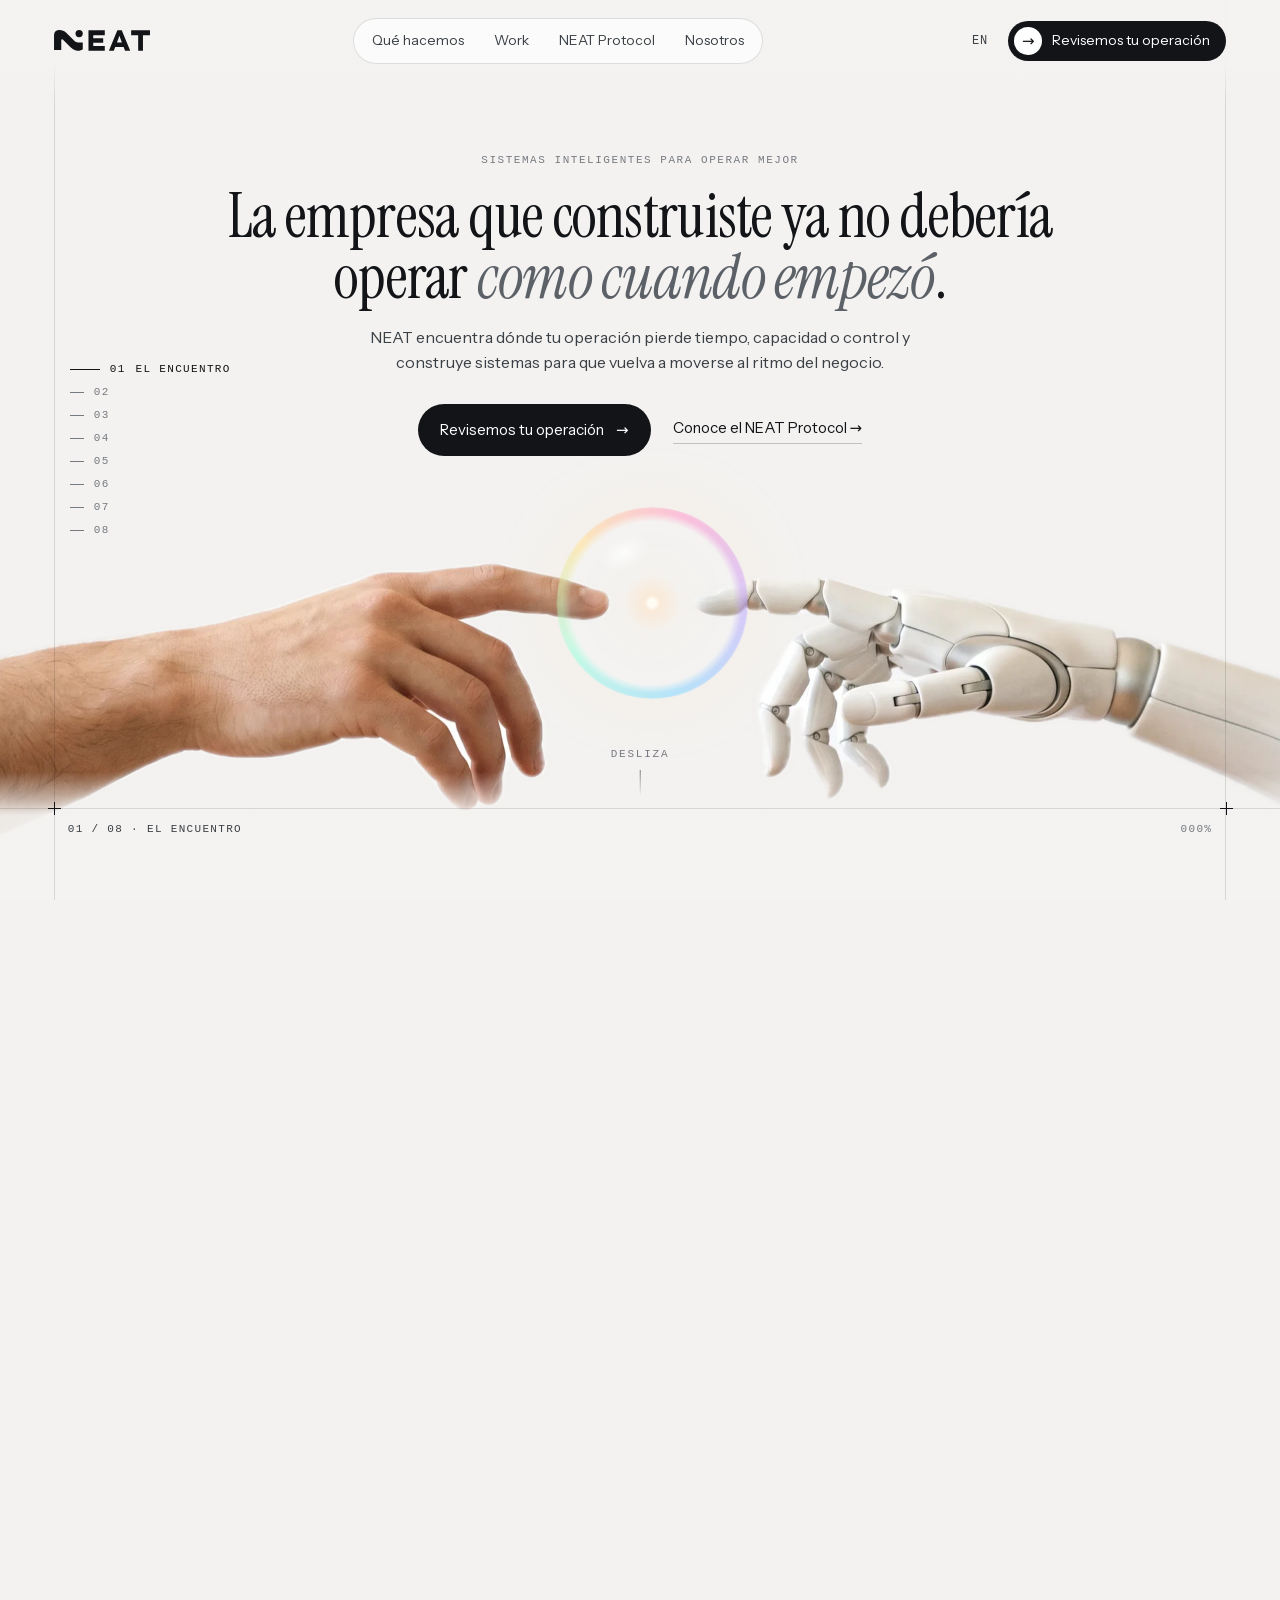
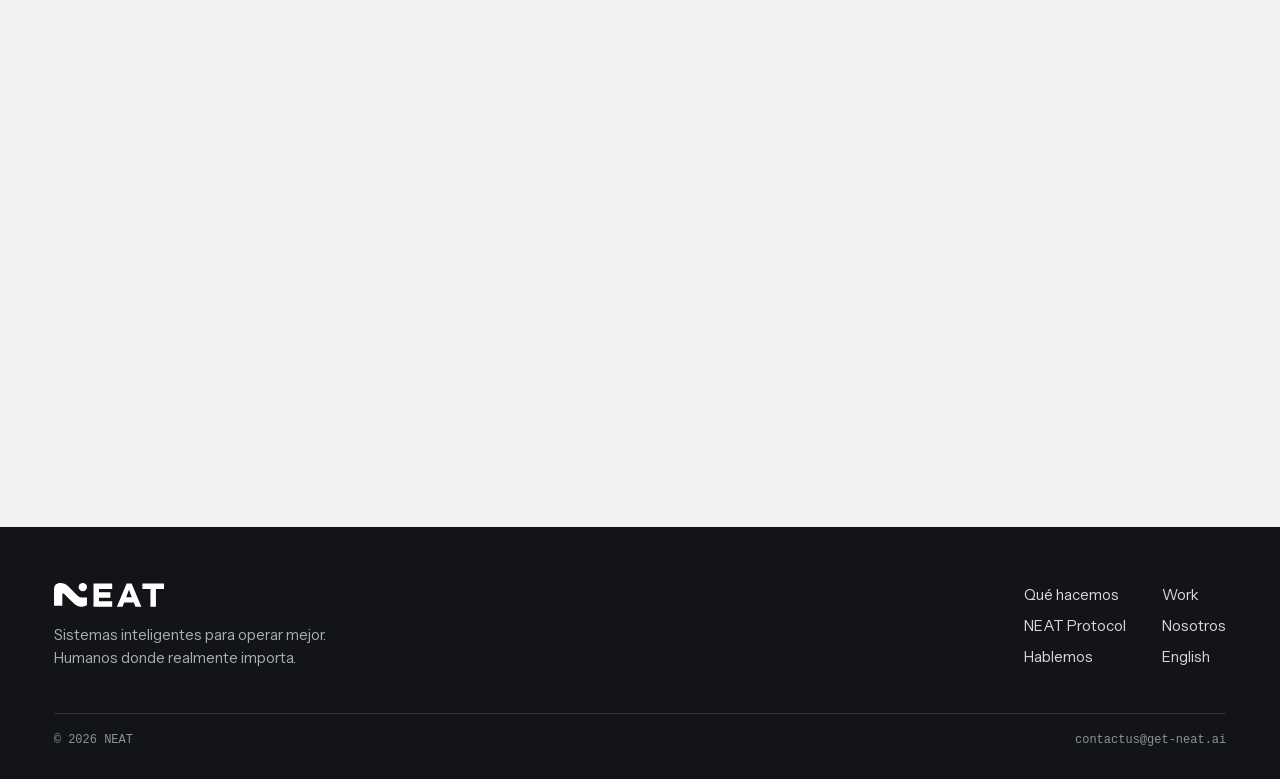
<file: index.html>
<!doctype html>
<html lang="es">
<head>
<meta charset="utf-8">
<meta name="viewport" content="width=device-width, initial-scale=1, viewport-fit=cover">
<title>NEAT | Sistemas inteligentes para operar mejor</title>
<meta name="description" content="Diseñamos e implementamos automatización, IA aplicada y sistemas a la medida para empresas que quieren crecer sin multiplicar la carga operativa.">
<meta name="theme-color" content="#f3f2f0">
<meta name="robots" content="noindex, nofollow">
<meta property="og:type" content="website">
<meta property="og:site_name" content="NEAT">
<meta property="og:title" content="NEAT | Sistemas inteligentes para operar mejor">
<meta property="og:description" content="Diseñamos e implementamos automatización, IA aplicada y sistemas a la medida para empresas que quieren crecer sin multiplicar la carga operativa.">
<meta property="og:image" content="https://jeandelamarkm-ui.github.io/neat-web/assets/og.jpg"> <meta property="og:url" content="https://jeandelamarkm-ui.github.io/neat-web/">
<meta name="twitter:card" content="summary_large_image">
<link rel="icon" href="data:image/svg+xml,%3Csvg xmlns='http://www.w3.org/2000/svg' viewBox='0 0 64 64'%3E%3Crect width='64' height='64' rx='14' fill='%230b0d10'/%3E%3Cg transform='translate(12.5 15.5) scale(.17)' fill='white'%3E%3Cpath d='M230.60%20162.00L230.60%20108.00C175.31%20108.00%20178.39%20109.39%20152.75%2083.75L97.68%2028.68C82.83%2013.83%2064.74%207.32%2043.74%207.32C25.28%207.32%200.00%2015.00%200.00%2053.91L0.00%20167.50L58.10%20167.50L58.10%2088.17C58.10%2081.93%2065.64%2078.81%2070.05%2083.22L120.60%20133.77C153.43%20166.59%20173.94%20174.00%20194.34%20174.00C207.91%20174.00%20220.86%20169.54%20230.60%20162.00Z'/%3E%3Ccircle cx='201.55' cy='36.37' r='29.05'/%3E%3C/g%3E%3C/svg%3E">
<link rel="preload" href="assets/fuentes/instrument-sans.woff2" as="font" type="font/woff2" crossorigin>
<link rel="preload" href="assets/fuentes/instrument-serif.woff2" as="font" type="font/woff2" crossorigin>
<link rel="preload" href="assets/fuentes/instrument-serif-italic.woff2" as="font" type="font/woff2" crossorigin>
<link rel="preload" as="image" href="assets/mano-humana-1400.webp" imagesrcset="assets/mano-humana-1400.webp 1400w, assets/mano-humana-2400.webp 2400w" imagesizes="max(240vw,177.78vh)" fetchpriority="high">
<link rel="preload" as="image" href="assets/mano-maquina-1400.webp" imagesrcset="assets/mano-maquina-1400.webp 1400w, assets/mano-maquina-2400.webp 2400w" imagesizes="max(240vw,177.78vh)" fetchpriority="high">
<link rel="stylesheet" href="assets/v3.css">
<script>document.documentElement.className+=" js";window.NEAT_POS={"fx": 0.5076, "fy": 0.5, "fs": 0.12};setTimeout(function(){if(!window.__neat)document.documentElement.classList.remove("js")},4000);</script>
</head>
<body class="p-home has-orb">
<a class="skip" href="#main">Saltar al contenido</a>

<header class="top">
  <a class="brand" href="index.html" aria-label="NEAT"><svg class="" viewBox="0 17.3 724 156.7" role="img" aria-label="NEAT"><g transform="translate(0 10.44) scale(.94)"><path d="M230.60 162.00L230.60 108.00C175.31 108.00 178.39 109.39 152.75 83.75L97.68 28.68C82.83 13.83 64.74 7.32 43.74 7.32C25.28 7.32 0.00 15.00 0.00 53.91L0.00 167.50L58.10 167.50L58.10 88.17C58.10 81.93 65.64 78.81 70.05 83.22L120.60 133.77C153.43 166.59 173.94 174.00 194.34 174.00C207.91 174.00 220.86 169.54 230.60 162.00Z"/></g><circle cx="189.46" cy="44.63" r="27.31"/><path d="M260 20H383V56H296V79H371V114H296V138H383V174H260Z"/><path fill-rule="evenodd" d="M414 174L478 20H511L575 174H536L525 145H462L451 174Z M475 111H512L493.5 61Z"/><path d="M582 20H724V56H671V174H635V56H582Z"/></svg></a>
  <nav class="pills" aria-label="Principal"><a href="capacidades.html">Qué hacemos</a><a href="casos.html">Work</a><a href="protocolo.html">NEAT Protocol</a><a href="nosotros.html">Nosotros</a></nav>
  <a class="lang" href="en/index.html" hreflang="en" lang="en" aria-label="Read in English">EN</a>
  <a class="talk" href="hablemos.html"><i aria-hidden="true">→</i><span>Revisemos tu operación</span></a>
  <button class="menu-btn" aria-expanded="false" aria-controls="drawer" aria-label="Abrir el menú"><i></i><i></i></button>
</header>
<div class="drawer" id="drawer"><a href="capacidades.html">Qué hacemos</a><a href="casos.html">Work</a><a href="protocolo.html">NEAT Protocol</a><a href="nosotros.html">Nosotros</a><a href="hablemos.html">Hablemos</a><a href="en/index.html" lang="en">English</a><a class="btn" href="hablemos.html">Revisemos tu operación <span class="arr" aria-hidden="true">→</span></a></div>

<div class="stage" aria-hidden="true">
  <div class="scene s1" data-s="1">
    <div class="hands"><div class="hand l"><img src="assets/mano-humana-1400.webp" srcset="assets/mano-humana-1400.webp 1400w, assets/mano-humana-2400.webp 2400w" sizes="max(240vw,177.78vh)" alt="" width="2400" height="1340" decoding="async" fetchpriority="high"></div><div class="hand r"><img src="assets/mano-maquina-1400.webp" srcset="assets/mano-maquina-1400.webp 1400w, assets/mano-maquina-2400.webp 2400w" sizes="max(240vw,177.78vh)" alt="" width="2400" height="1340" decoding="async" fetchpriority="high"></div></div>
  </div>
  <div class="scene s2" data-s="2" data-a="1" data-b="2" data-z="0.2" data-pan="0" data-scrim><div class="cam"><img class="plate" data-srcset="assets/friccion-1200.webp 1200w, assets/friccion-2400.webp 2400w" sizes="(max-width:900px) 130vh, max(100vw,177.78vh)" alt="" decoding="async"></div></div>
  <div class="scene s3" data-s="3" data-a="3" data-b="4" data-z="0.3" data-pan="-3" data-scrim><div class="cam"><img class="plate" data-srcset="assets/orden-1200.webp 1200w, assets/orden-2400.webp 2400w" sizes="(max-width:900px) 130vh, max(100vw,177.78vh)" alt="" decoding="async"></div></div>
  <div class="scene s4" data-s="4" data-a="5" data-b="5" data-z="0.12" data-pan="0" data-scrim><div class="cam"><img class="plate" data-srcset="assets/personas-1200.webp 1200w, assets/personas-2400.webp 2400w" sizes="(max-width:900px) 130vh, max(100vw,177.78vh)" alt="" decoding="async"></div></div>
  <div class="scene s6" data-s="6" data-a="6" data-b="6" data-z="0.1" data-pan="0"><div class="cam"><img class="plate" data-srcset="assets/obras-1200.webp 1200w, assets/obras-2400.webp 2400w" sizes="(max-width:900px) 130vh, max(100vw,177.78vh)" alt="" decoding="async"></div></div>
  <div class="scene s7" data-s="7" data-a="7" data-b="7" data-z="0.22" data-pan="-2" data-scrim><div class="cam"><img class="plate" data-srcset="assets/metodo-1200.webp 1200w, assets/metodo-2400.webp 2400w" sizes="(max-width:900px) 130vh, max(100vw,177.78vh)" alt="" decoding="async"></div></div>
  <div class="scene s8" data-s="8" data-a="8" data-b="8" data-z="0.12" data-pan="0" data-scrim><div class="cam"><img class="plate" data-srcset="assets/control-1200.webp 1200w, assets/control-2400.webp 2400w" sizes="(max-width:900px) 130vh, max(100vw,177.78vh)" alt="" decoding="async"></div></div>
  <div class="scene s5" data-s="5" data-a="9" data-b="10" data-z="0" data-pan="0"><div class="cam"><img class="plate" data-srcset="assets/horizonte-1200.webp 1200w, assets/horizonte-2400.webp 2400w" sizes="(max-width:900px) 130vh, max(100vw,177.78vh)" alt="" decoding="async"></div></div>
  <div class="scrim"></div>
  <div class="veil"></div>
</div>
<div class="orb" aria-hidden="true"><i class="rim"></i><i class="hi"></i></div>
<div class="grid" aria-hidden="true">
  <i class="v l"></i><i class="v r"></i><i class="h"></i><i class="prog"></i><i class="x l"></i><i class="x r"></i>
  <span class="lab" data-names="El encuentro|La fricción|El orden|Las personas|El trabajo|El método|El control|El punto" data-total="8">01 / 08 · El encuentro</span><span class="coord">000%</span>
</div>
<nav class="index" aria-label="Recorrido"><a href="#inicio">01<span>El encuentro</span></a><a href="#friccion">02<span>La fricción</span></a><a href="#orden">03<span>El orden</span></a><a href="#personas">04<span>Las personas</span></a><a href="#work">05<span>El trabajo</span></a><a href="#protocol">06<span>El método</span></a><a href="#control">07<span>El control</span></a><a href="#hablemos">08<span>El punto</span></a></nav>
<div class="cue" aria-hidden="true">Desliza</div>

<main id="main">
  <section class="beat hero" id="inicio" data-ch="0">
    <div class="inner">
      <p class="eye">Sistemas inteligentes para operar mejor</p>
      <h1>La empresa que construiste ya no debería operar <em>como cuando empezó</em>.</h1>
      <p class="lead">NEAT encuentra dónde tu operación pierde tiempo, capacidad o control y construye sistemas para que vuelva a moverse al ritmo del negocio.</p>
      <div class="actions"><a class="btn" href="hablemos.html">Revisemos tu operación <span class="arr" aria-hidden="true">→</span></a><a class="link" href="protocolo.html">Conoce el NEAT Protocol <span class="arr" aria-hidden="true">→</span></a></div>
    </div>
  </section>
  <section class="beat" id="friccion" data-ch="1">
    <div class="inner">
      <p class="eye">01</p>
      <h2>Tu empresa creció. <em>¿Tu operación también?</em></h2>
      <p class="lead">Lo que funcionaba cuando empezaste puede convertirse en peso cuando el negocio crece.</p>
      <ul class="rows"><li><span class="n" aria-hidden="true">—</span><h3>Excel que alguien tiene que actualizar.</h3></li><li><span class="n" aria-hidden="true">—</span><h3>WhatsApp sosteniendo procesos críticos.</h3></li><li><span class="n" aria-hidden="true">—</span><h3>Aprobaciones que dependen de perseguir a alguien.</h3></li><li><span class="n" aria-hidden="true">—</span><h3>Información que viaja de persona en persona.</h3></li><li><span class="n" aria-hidden="true">—</span><h3>Un proceso que funciona porque una persona sabe cómo hacerlo.</h3></li></ul>
      <p class="coda">Lo que antes era agilidad hoy puede estar costándote capacidad.</p>
    </div>
  </section>
  <section class="beat" data-ch="1">
    <div class="inner">
      <p class="eye">02</p>
      <h2>No siempre falta gente. <em>A veces sobra trabajo que ya no debería existir.</em></h2>
      <p class="lead">La misma información entrando tres veces. Un cliente esperando mientras el equipo busca qué pasó. Un gerente pidiendo otra vez el mismo reporte. Un proceso que exige coordinación manual cada vez que se mueve.</p>
      <p class="coda">La fricción también escala.</p>
    </div>
  </section>
  <section class="beat" id="orden" data-ch="2">
    <div class="inner">
      <p class="eye">03</p>
      <h2>No necesitas saber más de IA. <em>Necesitas saber dónde vale la pena usarla.</em></h2>
      <p class="lead">Tu trabajo es conocer tu negocio. El nuestro es encontrar dónde tecnología, automatización e inteligencia artificial pueden producir una mejora que realmente valga la pena.</p>
      <p class="coda">Y si no vale la pena automatizarlo, también te lo decimos.</p>
    </div>
  </section>
  <section class="beat" data-ch="2">
    <div class="inner">
      <p class="eye">04</p>
      <h2>Hacemos que la operación deje de depender <em>de empujarla</em>.</h2>
      <p class="lead">Conectamos procesos, información y sistemas para que el trabajo avance con menos intervención manual y más control.</p>
      <ul class="rows"><li><span class="n" aria-hidden="true">—</span><h3>Procesos que se mueven.</h3></li><li><span class="n" aria-hidden="true">—</span><h3>Información que llega sola.</h3></li><li><span class="n" aria-hidden="true">—</span><h3>Documentos que dejan de convertirse en trabajo administrativo.</h3></li><li><span class="n" aria-hidden="true">—</span><h3>Alertas antes de que el problema llegue.</h3></li><li><span class="n" aria-hidden="true">—</span><h3>Decisiones con información, no con persecución.</h3></li></ul>
      <div class="actions"><a class="link" href="capacidades.html">Ver qué podemos transformar <span class="arr" aria-hidden="true">→</span></a></div>
    </div>
  </section>
  <section class="beat" id="personas" data-ch="3">
    <div class="inner">
      <p class="eye">05</p>
      <h2>Tu talento tiene <em>mejores cosas</em> que hacer.</h2>
      <p class="lead">Quien dirige, decide. Quien vende, vende. Quien atiende, atiende. Quien conoce el negocio, mejora el negocio.</p>
      <p class="coda">Menos sostener el proceso. Más mover la empresa.</p>
      <p class="coda soft">Humanos donde realmente importa.</p>
    </div>
  </section>
  <section class="beat work" id="work" data-ch="4">
    <div class="inner">
      <p class="eye">06 · Work</p>
      <div class="work-head"><h2>No te mostramos promesas. <em>Te mostramos operaciones que ya funcionan mejor.</em></h2><p class="lead">Sistemas que hoy mueven pedidos, inventarios, clientes, mantenimiento y decisiones en empresas reales.</p></div>
      <div class="cases"><article class="case"><p class="tag">Salud · Operación farmacéutica</p><h3>Que un medicamento llegue no puede depender de perseguir el pedido.</h3><p>Trazabilidad en tiempo real, firma digital, tablero operativo y alertas inteligentes antes de que una entrega se convierta en atraso.</p><p class="res">El problema aparece antes de convertirse en reclamo.</p><a class="link" href="casos.html#caso-1">Ver transformación <span class="arr" aria-hidden="true">→</span></a></article><article class="case"><p class="tag">Distribución · Inventario</p><h3>Saber qué tienes no debería tomar todo el día.</h3><p>Stock en tiempo real, movimientos por canal y destino, alertas de pérdidas y detalle por referencia.</p><p class="res">De la operación completa al dato exacto, en segundos.</p><a class="link" href="casos.html#caso-4">Ver transformación <span class="arr" aria-hidden="true">→</span></a></article><article class="case"><p class="tag">Energía & gas · Operación</p><h3>Una empresa compleja no debería tener siete versiones de la verdad.</h3><p>Un ERP a la medida que conecta sistemas, procesos, indicadores operativos y modelos de datos en una sola plataforma.</p><p class="res">Una fuente para medir. Comparar. Decidir.</p><a class="link" href="casos.html#caso-7">Ver transformación <span class="arr" aria-hidden="true">→</span></a></article></div>
      <div class="actions"><a class="link" href="casos.html">Ver más work <span class="arr" aria-hidden="true">→</span></a></div>
    </div>
  </section>
  <section class="beat" id="protocol" data-ch="5">
    <div class="inner">
      <p class="eye">07 · The NEAT Protocol</p>
      <h2>No empezamos con IA. <em>Empezamos con cómo funciona tu negocio.</em></h2>
      <ol class="steps"><li><span class="n">01</span><h3>Entender</h3><p>Cómo opera hoy.</p></li><li><span class="n">02</span><h3>Encontrar</h3><p>Dónde se pierde tiempo, dinero o capacidad.</p></li><li><span class="n">03</span><h3>Diseñar</h3><p>La forma más simple de resolverlo.</p></li><li><span class="n">04</span><h3>Implementar</h3><p>Dentro de la operación real.</p></li><li><span class="n">05</span><h3>Medir</h3><p>Qué cambió y qué vale la pena escalar.</p></li></ol>
      <p class="coda">No automatizamos por automatizar.</p>
      <p class="sub">Transformamos donde el impacto lo justifica.</p>
      <div class="actions"><a class="link" href="protocolo.html">Conoce el NEAT Protocol <span class="arr" aria-hidden="true">→</span></a></div>
    </div>
  </section>
  <section class="beat" id="control" data-ch="6">
    <div class="inner">
      <p class="eye">08</p>
      <h2>Más automatización. <em>No menos control.</em></h2>
      <p class="lead">Tú decides qué puede avanzar solo, qué necesita aprobación y cuándo una persona debe intervenir. Nosotros diseñamos el sistema alrededor de esas reglas.</p>
      <ul class="rows"><li><span class="n" aria-hidden="true">—</span><h3>Excepciones visibles.</h3></li><li><span class="n" aria-hidden="true">—</span><h3>Responsables claros.</h3></li><li><span class="n" aria-hidden="true">—</span><h3>Aprobación humana donde importa.</h3></li><li><span class="n" aria-hidden="true">—</span><h3>Información disponible cuando toca decidir.</h3></li></ul>
      <p class="coda">Automatizar no significa perder el control.</p>
    </div>
  </section>
  <section class="beat center" id="hablemos" data-ch="7">
    <div class="inner">
      <p class="eye">09</p>
      <h2>No venimos a venderte <em>otra herramienta</em>.</h2>
      <p class="lead">Si lo que ya tienes lo resuelve, partimos de ahí. Si falta una pieza, la construimos. Si el proceso debe cambiar primero, lo rediseñamos. Si automatizarlo no tiene sentido, te lo decimos.</p>
      <p class="coda">Tecnología cuando suma. Criterio siempre.</p>
    </div>
  </section>
  <section class="beat close" data-ch="7">
    <div class="inner">
      <div class="mark"><svg class="" viewBox="0 17.3 724 156.7" aria-hidden="true"><g transform="translate(0 10.44) scale(.94)"><path d="M230.60 162.00L230.60 108.00C175.31 108.00 178.39 109.39 152.75 83.75L97.68 28.68C82.83 13.83 64.74 7.32 43.74 7.32C25.28 7.32 0.00 15.00 0.00 53.91L0.00 167.50L58.10 167.50L58.10 88.17C58.10 81.93 65.64 78.81 70.05 83.22L120.60 133.77C153.43 166.59 173.94 174.00 194.34 174.00C207.91 174.00 220.86 169.54 230.60 162.00Z"/></g><circle class="dot" cx="189.46" cy="44.63" r="27.31"/><path d="M260 20H383V56H296V79H371V114H296V138H383V174H260Z"/><path fill-rule="evenodd" d="M414 174L478 20H511L575 174H536L525 145H462L451 174Z M475 111H512L493.5 61Z"/><path d="M582 20H724V56H671V174H635V56H582Z"/></svg></div>
      <h2>Empecemos por <em>un proceso</em>.</h2>
      <p class="lead">Cuéntanos qué parte de tu operación está consumiendo demasiado tiempo, dinero o capacidad. En una conversación revisamos cómo funciona hoy y si existe una oportunidad que valga la pena transformar.</p>
      <div class="actions"><a class="btn" href="hablemos.html">Revisemos tu operación <span class="arr" aria-hidden="true">→</span></a></div>
      <p class="note">25 minutos. Un proceso concreto. Sin venderte IA porque sí.</p>
      <a class="mail" href="mailto:contactus@get-neat.ai">contactus@get-neat.ai</a>
    </div>
  </section>
</main>

<footer class="foot">
  <div class="foot-top">
    <div><svg class="foot-logo" viewBox="0 17.3 724 156.7" role="img" aria-label="NEAT"><g transform="translate(0 10.44) scale(.94)"><path d="M230.60 162.00L230.60 108.00C175.31 108.00 178.39 109.39 152.75 83.75L97.68 28.68C82.83 13.83 64.74 7.32 43.74 7.32C25.28 7.32 0.00 15.00 0.00 53.91L0.00 167.50L58.10 167.50L58.10 88.17C58.10 81.93 65.64 78.81 70.05 83.22L120.60 133.77C153.43 166.59 173.94 174.00 194.34 174.00C207.91 174.00 220.86 169.54 230.60 162.00Z"/></g><circle cx="189.46" cy="44.63" r="27.31"/><path d="M260 20H383V56H296V79H371V114H296V138H383V174H260Z"/><path fill-rule="evenodd" d="M414 174L478 20H511L575 174H536L525 145H462L451 174Z M475 111H512L493.5 61Z"/><path d="M582 20H724V56H671V174H635V56H582Z"/></svg><p>Sistemas inteligentes para operar mejor.<br>Humanos donde realmente importa.</p></div>
    <nav class="foot-nav" aria-label="Sitio"><a href="capacidades.html">Qué hacemos</a><a href="casos.html">Work</a><a href="protocolo.html">NEAT Protocol</a><a href="nosotros.html">Nosotros</a><a href="hablemos.html">Hablemos</a><a href="en/index.html" lang="en">English</a></nav>
  </div>
  <div class="foot-legal"><span>© 2026 NEAT</span><a href="mailto:contactus@get-neat.ai">contactus@get-neat.ai</a></div>
</footer>
<script src="assets/v3.js"></script>
</body>
</html>
</file>
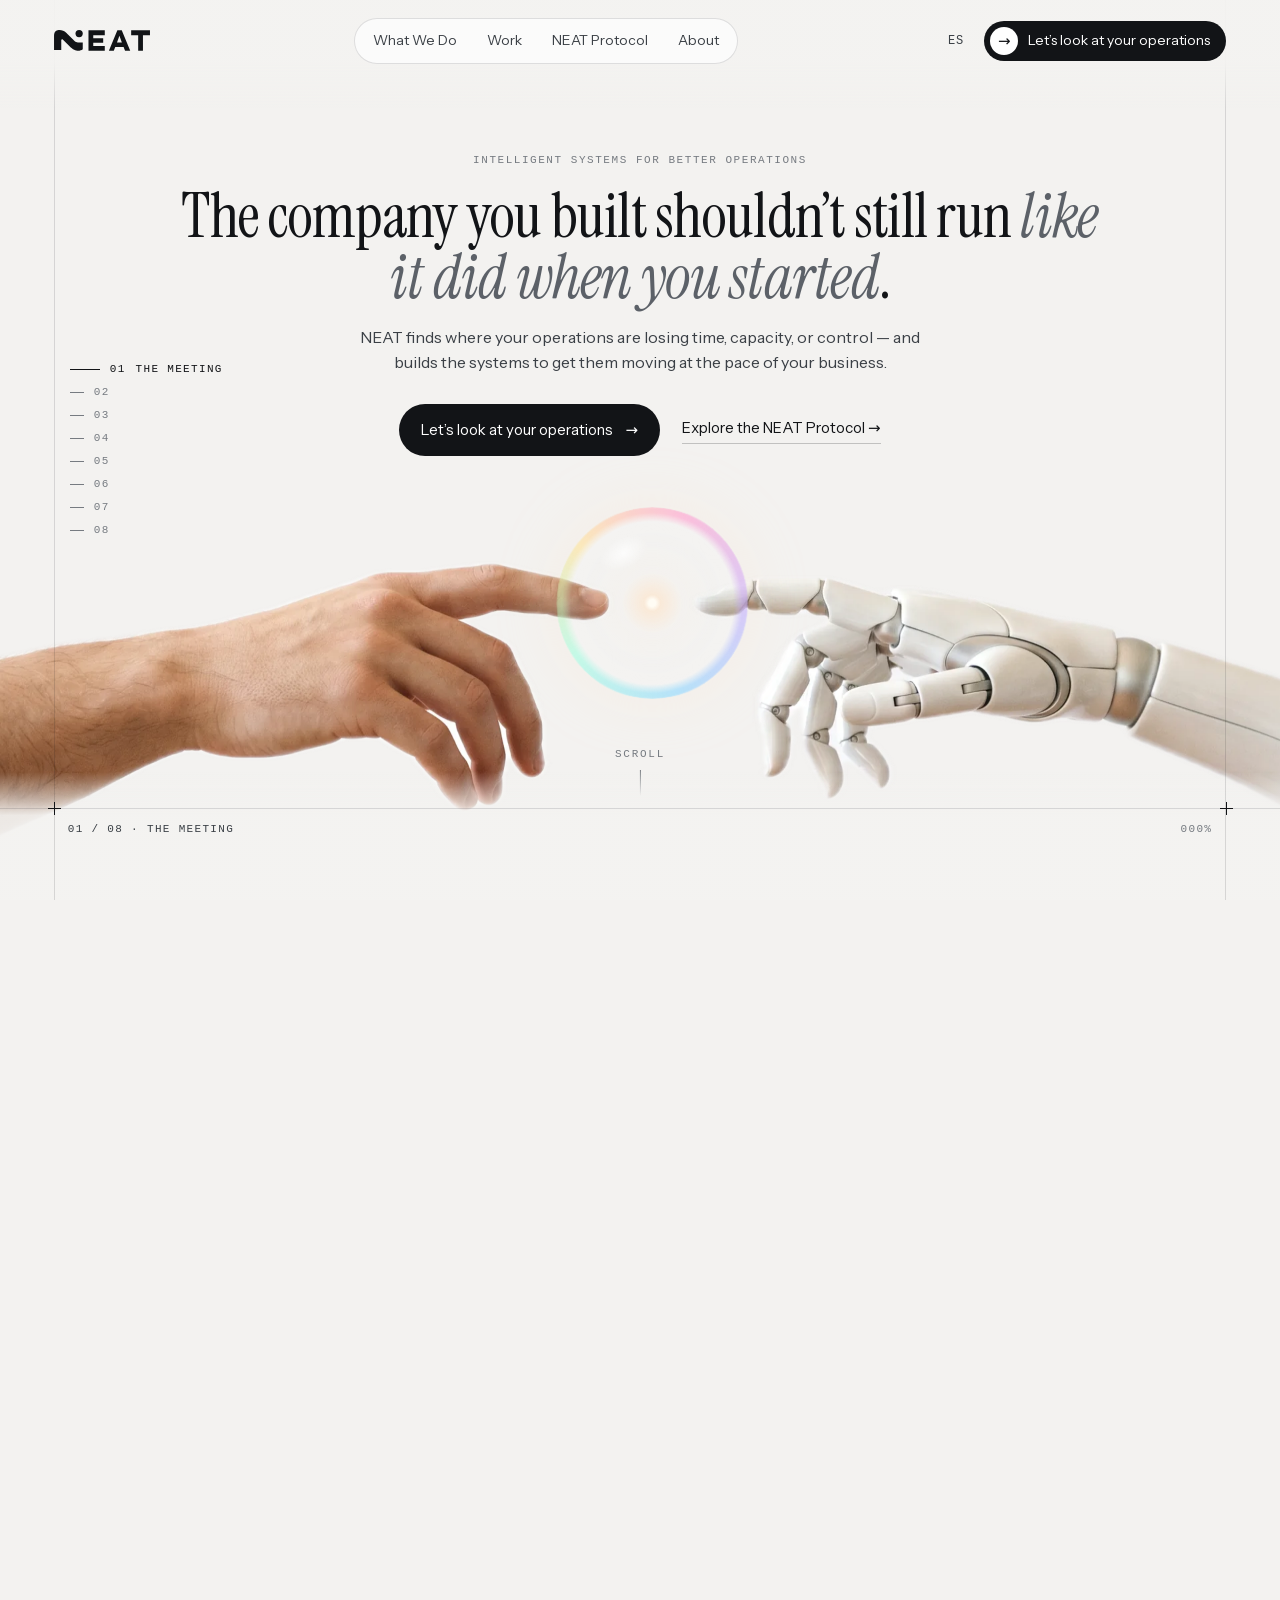
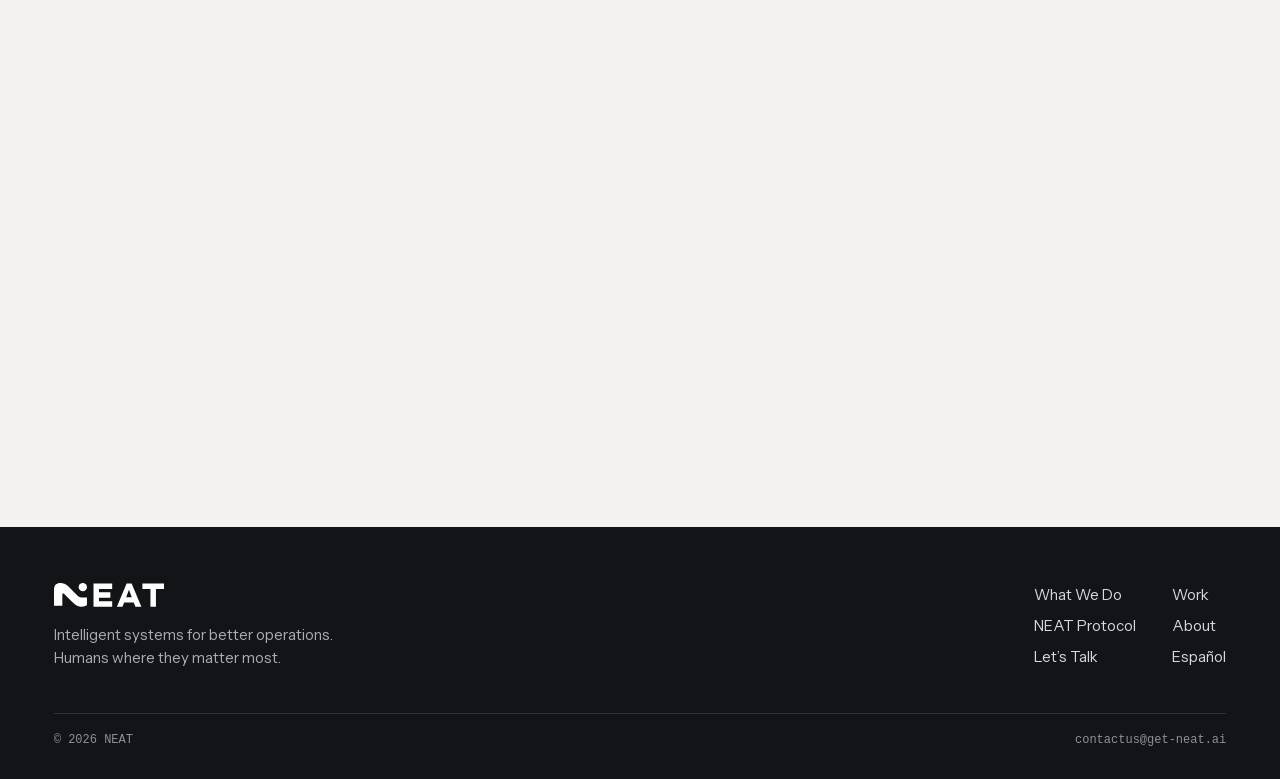
<file: en/index.html>
<!doctype html>
<html lang="en">
<head>
<meta charset="utf-8">
<meta name="viewport" content="width=device-width, initial-scale=1, viewport-fit=cover">
<title>NEAT | Intelligent Systems for Better Operations</title>
<meta name="description" content="NEAT designs and implements automation, applied AI, and custom systems for companies that want to grow without adding operational drag.">
<meta name="theme-color" content="#f3f2f0">
<meta name="robots" content="noindex, nofollow">
<meta property="og:type" content="website">
<meta property="og:site_name" content="NEAT">
<meta property="og:title" content="NEAT | Intelligent Systems for Better Operations">
<meta property="og:description" content="NEAT designs and implements automation, applied AI, and custom systems for companies that want to grow without adding operational drag.">
<meta property="og:image" content="https://jeandelamarkm-ui.github.io/neat-web/assets/og.jpg"> <meta property="og:url" content="https://jeandelamarkm-ui.github.io/neat-web/en/">
<meta name="twitter:card" content="summary_large_image">
<link rel="icon" href="data:image/svg+xml,%3Csvg xmlns='http://www.w3.org/2000/svg' viewBox='0 0 64 64'%3E%3Crect width='64' height='64' rx='14' fill='%230b0d10'/%3E%3Cg transform='translate(12.5 15.5) scale(.17)' fill='white'%3E%3Cpath d='M230.60%20162.00L230.60%20108.00C175.31%20108.00%20178.39%20109.39%20152.75%2083.75L97.68%2028.68C82.83%2013.83%2064.74%207.32%2043.74%207.32C25.28%207.32%200.00%2015.00%200.00%2053.91L0.00%20167.50L58.10%20167.50L58.10%2088.17C58.10%2081.93%2065.64%2078.81%2070.05%2083.22L120.60%20133.77C153.43%20166.59%20173.94%20174.00%20194.34%20174.00C207.91%20174.00%20220.86%20169.54%20230.60%20162.00Z'/%3E%3Ccircle cx='201.55' cy='36.37' r='29.05'/%3E%3C/g%3E%3C/svg%3E">
<link rel="preload" href="../assets/fuentes/instrument-sans.woff2" as="font" type="font/woff2" crossorigin>
<link rel="preload" href="../assets/fuentes/instrument-serif.woff2" as="font" type="font/woff2" crossorigin>
<link rel="preload" href="../assets/fuentes/instrument-serif-italic.woff2" as="font" type="font/woff2" crossorigin>
<link rel="preload" as="image" href="../assets/mano-humana-1400.webp" imagesrcset="../assets/mano-humana-1400.webp 1400w, ../assets/mano-humana-2400.webp 2400w" imagesizes="max(240vw,177.78vh)" fetchpriority="high">
<link rel="preload" as="image" href="../assets/mano-maquina-1400.webp" imagesrcset="../assets/mano-maquina-1400.webp 1400w, ../assets/mano-maquina-2400.webp 2400w" imagesizes="max(240vw,177.78vh)" fetchpriority="high">
<link rel="stylesheet" href="../assets/v3.css">
<script>document.documentElement.className+=" js";window.NEAT_POS={"fx": 0.5076, "fy": 0.5, "fs": 0.12};setTimeout(function(){if(!window.__neat)document.documentElement.classList.remove("js")},4000);</script>
</head>
<body class="p-home has-orb">
<a class="skip" href="#main">Skip to content</a>

<header class="top">
  <a class="brand" href="index.html" aria-label="NEAT"><svg class="" viewBox="0 17.3 724 156.7" role="img" aria-label="NEAT"><g transform="translate(0 10.44) scale(.94)"><path d="M230.60 162.00L230.60 108.00C175.31 108.00 178.39 109.39 152.75 83.75L97.68 28.68C82.83 13.83 64.74 7.32 43.74 7.32C25.28 7.32 0.00 15.00 0.00 53.91L0.00 167.50L58.10 167.50L58.10 88.17C58.10 81.93 65.64 78.81 70.05 83.22L120.60 133.77C153.43 166.59 173.94 174.00 194.34 174.00C207.91 174.00 220.86 169.54 230.60 162.00Z"/></g><circle cx="189.46" cy="44.63" r="27.31"/><path d="M260 20H383V56H296V79H371V114H296V138H383V174H260Z"/><path fill-rule="evenodd" d="M414 174L478 20H511L575 174H536L525 145H462L451 174Z M475 111H512L493.5 61Z"/><path d="M582 20H724V56H671V174H635V56H582Z"/></svg></a>
  <nav class="pills" aria-label="Main"><a href="capabilities.html">What We Do</a><a href="work.html">Work</a><a href="protocol.html">NEAT Protocol</a><a href="about.html">About</a></nav>
  <a class="lang" href="../index.html" hreflang="es" lang="es" aria-label="Leer en español">ES</a>
  <a class="talk" href="contact.html"><i aria-hidden="true">→</i><span>Let’s look at your operations</span></a>
  <button class="menu-btn" aria-expanded="false" aria-controls="drawer" aria-label="Open menu"><i></i><i></i></button>
</header>
<div class="drawer" id="drawer"><a href="capabilities.html">What We Do</a><a href="work.html">Work</a><a href="protocol.html">NEAT Protocol</a><a href="about.html">About</a><a href="contact.html">Let’s Talk</a><a href="../index.html" lang="es">Español</a><a class="btn" href="contact.html">Let’s look at your operations <span class="arr" aria-hidden="true">→</span></a></div>

<div class="stage" aria-hidden="true">
  <div class="scene s1" data-s="1">
    <div class="hands"><div class="hand l"><img src="../assets/mano-humana-1400.webp" srcset="../assets/mano-humana-1400.webp 1400w, ../assets/mano-humana-2400.webp 2400w" sizes="max(240vw,177.78vh)" alt="" width="2400" height="1340" decoding="async" fetchpriority="high"></div><div class="hand r"><img src="../assets/mano-maquina-1400.webp" srcset="../assets/mano-maquina-1400.webp 1400w, ../assets/mano-maquina-2400.webp 2400w" sizes="max(240vw,177.78vh)" alt="" width="2400" height="1340" decoding="async" fetchpriority="high"></div></div>
  </div>
  <div class="scene s2" data-s="2" data-a="1" data-b="2" data-z="0.2" data-pan="0" data-scrim><div class="cam"><img class="plate" data-srcset="../assets/friccion-1200.webp 1200w, ../assets/friccion-2400.webp 2400w" sizes="(max-width:900px) 130vh, max(100vw,177.78vh)" alt="" decoding="async"></div></div>
  <div class="scene s3" data-s="3" data-a="3" data-b="4" data-z="0.3" data-pan="-3" data-scrim><div class="cam"><img class="plate" data-srcset="../assets/orden-1200.webp 1200w, ../assets/orden-2400.webp 2400w" sizes="(max-width:900px) 130vh, max(100vw,177.78vh)" alt="" decoding="async"></div></div>
  <div class="scene s4" data-s="4" data-a="5" data-b="5" data-z="0.12" data-pan="0" data-scrim><div class="cam"><img class="plate" data-srcset="../assets/personas-1200.webp 1200w, ../assets/personas-2400.webp 2400w" sizes="(max-width:900px) 130vh, max(100vw,177.78vh)" alt="" decoding="async"></div></div>
  <div class="scene s6" data-s="6" data-a="6" data-b="6" data-z="0.1" data-pan="0"><div class="cam"><img class="plate" data-srcset="../assets/obras-1200.webp 1200w, ../assets/obras-2400.webp 2400w" sizes="(max-width:900px) 130vh, max(100vw,177.78vh)" alt="" decoding="async"></div></div>
  <div class="scene s7" data-s="7" data-a="7" data-b="7" data-z="0.22" data-pan="-2" data-scrim><div class="cam"><img class="plate" data-srcset="../assets/metodo-1200.webp 1200w, ../assets/metodo-2400.webp 2400w" sizes="(max-width:900px) 130vh, max(100vw,177.78vh)" alt="" decoding="async"></div></div>
  <div class="scene s8" data-s="8" data-a="8" data-b="8" data-z="0.12" data-pan="0" data-scrim><div class="cam"><img class="plate" data-srcset="../assets/control-1200.webp 1200w, ../assets/control-2400.webp 2400w" sizes="(max-width:900px) 130vh, max(100vw,177.78vh)" alt="" decoding="async"></div></div>
  <div class="scene s5" data-s="5" data-a="9" data-b="10" data-z="0" data-pan="0"><div class="cam"><img class="plate" data-srcset="../assets/horizonte-1200.webp 1200w, ../assets/horizonte-2400.webp 2400w" sizes="(max-width:900px) 130vh, max(100vw,177.78vh)" alt="" decoding="async"></div></div>
  <div class="scrim"></div>
  <div class="veil"></div>
</div>
<div class="orb" aria-hidden="true"><i class="rim"></i><i class="hi"></i></div>
<div class="grid" aria-hidden="true">
  <i class="v l"></i><i class="v r"></i><i class="h"></i><i class="prog"></i><i class="x l"></i><i class="x r"></i>
  <span class="lab" data-names="The meeting|The friction|The order|The people|The work|The method|The control|The point" data-total="8">01 / 08 · The meeting</span><span class="coord">000%</span>
</div>
<nav class="index" aria-label="Journey"><a href="#inicio">01<span>The meeting</span></a><a href="#friccion">02<span>The friction</span></a><a href="#orden">03<span>The order</span></a><a href="#personas">04<span>The people</span></a><a href="#work">05<span>The work</span></a><a href="#protocol">06<span>The method</span></a><a href="#control">07<span>The control</span></a><a href="#hablemos">08<span>The point</span></a></nav>
<div class="cue" aria-hidden="true">Scroll</div>

<main id="main">
  <section class="beat hero" id="inicio" data-ch="0">
    <div class="inner">
      <p class="eye">Intelligent systems for better operations</p>
      <h1>The company you built shouldn’t still run <em>like it did when you started</em>.</h1>
      <p class="lead">NEAT finds where your operations are losing time, capacity, or control — and builds the systems to get them moving at the pace of your business.</p>
      <div class="actions"><a class="btn" href="contact.html">Let’s look at your operations <span class="arr" aria-hidden="true">→</span></a><a class="link" href="protocol.html">Explore the NEAT Protocol <span class="arr" aria-hidden="true">→</span></a></div>
    </div>
  </section>
  <section class="beat" id="friccion" data-ch="1">
    <div class="inner">
      <p class="eye">01</p>
      <h2>Your company grew. <em>Did your operations?</em></h2>
      <p class="lead">What worked when you started can become drag as the business grows.</p>
      <ul class="rows"><li><span class="n" aria-hidden="true">—</span><h3>Spreadsheets someone has to keep updated.</h3></li><li><span class="n" aria-hidden="true">—</span><h3>Email, Slack, and text threads holding critical workflows together.</h3></li><li><span class="n" aria-hidden="true">—</span><h3>Approvals that depend on chasing someone down.</h3></li><li><span class="n" aria-hidden="true">—</span><h3>Information passed from person to person.</h3></li><li><span class="n" aria-hidden="true">—</span><h3>A process that works because one person knows how.</h3></li></ul>
      <p class="coda">What once made you agile may now be costing you capacity.</p>
    </div>
  </section>
  <section class="beat" data-ch="1">
    <div class="inner">
      <p class="eye">02</p>
      <h2>Sometimes the problem isn’t headcount. <em>It’s work that shouldn’t exist.</em></h2>
      <p class="lead">The same data entered three times. A customer waiting while the team hunts down what happened. A manager asking for the same report again. A process that needs someone to manually coordinate every step.</p>
      <p class="coda">Friction scales too.</p>
    </div>
  </section>
  <section class="beat" id="orden" data-ch="2">
    <div class="inner">
      <p class="eye">03</p>
      <h2>You don’t need to become an AI expert. <em>You need to know where AI is actually worth using.</em></h2>
      <p class="lead">You know your business. We know where technology, automation, and AI can create a real business advantage.</p>
      <p class="coda">And if it isn’t worth automating, we’ll tell you that too.</p>
    </div>
  </section>
  <section class="beat" data-ch="2">
    <div class="inner">
      <p class="eye">04</p>
      <h2>We build operations that don’t need someone <em>pushing every step</em>.</h2>
      <p class="lead">We connect processes, information, and systems so work moves with less manual effort and more control.</p>
      <ul class="rows"><li><span class="n" aria-hidden="true">—</span><h3>Work moves without chasing it.</h3></li><li><span class="n" aria-hidden="true">—</span><h3>Information lands where it belongs.</h3></li><li><span class="n" aria-hidden="true">—</span><h3>Documents stop becoming admin work.</h3></li><li><span class="n" aria-hidden="true">—</span><h3>Alerts show up before problems do.</h3></li><li><span class="n" aria-hidden="true">—</span><h3>Decisions run on information, not follow-ups.</h3></li></ul>
      <div class="actions"><a class="link" href="capabilities.html">See what we can transform <span class="arr" aria-hidden="true">→</span></a></div>
    </div>
  </section>
  <section class="beat" id="personas" data-ch="3">
    <div class="inner">
      <p class="eye">05</p>
      <h2>Your best people have <em>better things</em> to do.</h2>
      <p class="lead">Leaders should lead. Sales should sell. Service should serve. The people who know the business should improve it.</p>
      <p class="coda">Less time running the process. More time moving the business.</p>
      <p class="coda soft">Humans where they matter most.</p>
    </div>
  </section>
  <section class="beat work" id="work" data-ch="4">
    <div class="inner">
      <p class="eye">06 · Work</p>
      <div class="work-head"><h2>We don’t show you promises. <em>We show you operations that already run better.</em></h2><p class="lead">Systems already moving orders, inventory, customer workflows, maintenance, and decisions inside real businesses.</p></div>
      <div class="cases"><article class="case"><p class="tag">Healthcare · Pharma operations</p><h3>Medication should arrive on time without someone chasing the order.</h3><p>Real-time tracking, digital proof of delivery, an operations dashboard, and intelligent alerts before a delivery becomes late.</p><p class="res">The issue shows up before it becomes a complaint.</p><a class="link" href="work.html#caso-1">See the transformation <span class="arr" aria-hidden="true">→</span></a></article><article class="case"><p class="tag">Distribution · Inventory</p><h3>Knowing what you have shouldn’t take all day.</h3><p>Real-time inventory, movement by channel and destination, loss alerts, and SKU-level detail.</p><p class="res">From the big picture to the exact SKU in seconds.</p><a class="link" href="work.html#caso-4">See the transformation <span class="arr" aria-hidden="true">→</span></a></article><article class="case"><p class="tag">Energy & gas · Operations</p><h3>A complex business shouldn’t have seven versions of the truth.</h3><p>A custom ERP connecting systems, workflows, operating metrics, and data models in one platform.</p><p class="res">One source to measure. Compare. Decide.</p><a class="link" href="work.html#caso-7">See the transformation <span class="arr" aria-hidden="true">→</span></a></article></div>
      <div class="actions"><a class="link" href="work.html">See more work <span class="arr" aria-hidden="true">→</span></a></div>
    </div>
  </section>
  <section class="beat" id="protocol" data-ch="5">
    <div class="inner">
      <p class="eye">07 · The NEAT Protocol</p>
      <h2>We don’t start with AI. <em>We start with how your business actually runs.</em></h2>
      <ol class="steps"><li><span class="n">01</span><h3>Understand</h3><p>How work happens today.</p></li><li><span class="n">02</span><h3>Find</h3><p>Where time, money, or capacity is being lost.</p></li><li><span class="n">03</span><h3>Design</h3><p>The simplest solution that solves the problem.</p></li><li><span class="n">04</span><h3>Implement</h3><p>In the real operation, with the real people.</p></li><li><span class="n">05</span><h3>Measure</h3><p>What changed and what’s worth scaling.</p></li></ol>
      <p class="coda">We don’t automate for the sake of it.</p>
      <p class="sub">We transform where the impact justifies it.</p>
      <div class="actions"><a class="link" href="protocol.html">Explore the NEAT Protocol <span class="arr" aria-hidden="true">→</span></a></div>
    </div>
  </section>
  <section class="beat" id="control" data-ch="6">
    <div class="inner">
      <p class="eye">08</p>
      <h2>More automation. <em>Not less control.</em></h2>
      <p class="lead">You decide what can run on its own, what needs approval, and when a person steps in. We design the system around those rules.</p>
      <ul class="rows"><li><span class="n" aria-hidden="true">—</span><h3>Visible exceptions.</h3></li><li><span class="n" aria-hidden="true">—</span><h3>Clear owners.</h3></li><li><span class="n" aria-hidden="true">—</span><h3>Human approval where it matters.</h3></li><li><span class="n" aria-hidden="true">—</span><h3>The right information when it’s time to decide.</h3></li></ul>
      <p class="coda">Automation doesn’t mean giving up control.</p>
    </div>
  </section>
  <section class="beat center" id="hablemos" data-ch="7">
    <div class="inner">
      <p class="eye">09</p>
      <h2>We’re not here to sell you <em>another tool</em>.</h2>
      <p class="lead">If what you already have can solve it, we start there. If something is missing, we build it. If the process needs to change first, we redesign it. If automation doesn’t make sense, we tell you.</p>
      <p class="coda">Technology where it earns its place. Judgment always.</p>
    </div>
  </section>
  <section class="beat close" data-ch="7">
    <div class="inner">
      <div class="mark"><svg class="" viewBox="0 17.3 724 156.7" aria-hidden="true"><g transform="translate(0 10.44) scale(.94)"><path d="M230.60 162.00L230.60 108.00C175.31 108.00 178.39 109.39 152.75 83.75L97.68 28.68C82.83 13.83 64.74 7.32 43.74 7.32C25.28 7.32 0.00 15.00 0.00 53.91L0.00 167.50L58.10 167.50L58.10 88.17C58.10 81.93 65.64 78.81 70.05 83.22L120.60 133.77C153.43 166.59 173.94 174.00 194.34 174.00C207.91 174.00 220.86 169.54 230.60 162.00Z"/></g><circle class="dot" cx="189.46" cy="44.63" r="27.31"/><path d="M260 20H383V56H296V79H371V114H296V138H383V174H260Z"/><path fill-rule="evenodd" d="M414 174L478 20H511L575 174H536L525 145H462L451 174Z M475 111H512L493.5 61Z"/><path d="M582 20H724V56H671V174H635V56H582Z"/></svg></div>
      <h2>Start with <em>one process</em>.</h2>
      <p class="lead">Tell us which part of your operations is taking too much time, money, or capacity. In one conversation, we’ll look at how it works today and whether there is an opportunity worth pursuing.</p>
      <div class="actions"><a class="btn" href="contact.html">Let’s look at your operations <span class="arr" aria-hidden="true">→</span></a></div>
      <p class="note">25 minutes. One process. No AI pitch unless it belongs there.</p>
      <a class="mail" href="mailto:contactus@get-neat.ai">contactus@get-neat.ai</a>
    </div>
  </section>
</main>

<footer class="foot">
  <div class="foot-top">
    <div><svg class="foot-logo" viewBox="0 17.3 724 156.7" role="img" aria-label="NEAT"><g transform="translate(0 10.44) scale(.94)"><path d="M230.60 162.00L230.60 108.00C175.31 108.00 178.39 109.39 152.75 83.75L97.68 28.68C82.83 13.83 64.74 7.32 43.74 7.32C25.28 7.32 0.00 15.00 0.00 53.91L0.00 167.50L58.10 167.50L58.10 88.17C58.10 81.93 65.64 78.81 70.05 83.22L120.60 133.77C153.43 166.59 173.94 174.00 194.34 174.00C207.91 174.00 220.86 169.54 230.60 162.00Z"/></g><circle cx="189.46" cy="44.63" r="27.31"/><path d="M260 20H383V56H296V79H371V114H296V138H383V174H260Z"/><path fill-rule="evenodd" d="M414 174L478 20H511L575 174H536L525 145H462L451 174Z M475 111H512L493.5 61Z"/><path d="M582 20H724V56H671V174H635V56H582Z"/></svg><p>Intelligent systems for better operations.<br>Humans where they matter most.</p></div>
    <nav class="foot-nav" aria-label="Site"><a href="capabilities.html">What We Do</a><a href="work.html">Work</a><a href="protocol.html">NEAT Protocol</a><a href="about.html">About</a><a href="contact.html">Let’s Talk</a><a href="../index.html" lang="es">Español</a></nav>
  </div>
  <div class="foot-legal"><span>© 2026 NEAT</span><a href="mailto:contactus@get-neat.ai">contactus@get-neat.ai</a></div>
</footer>
<script src="../assets/v3.js"></script>
</body>
</html>
</file>
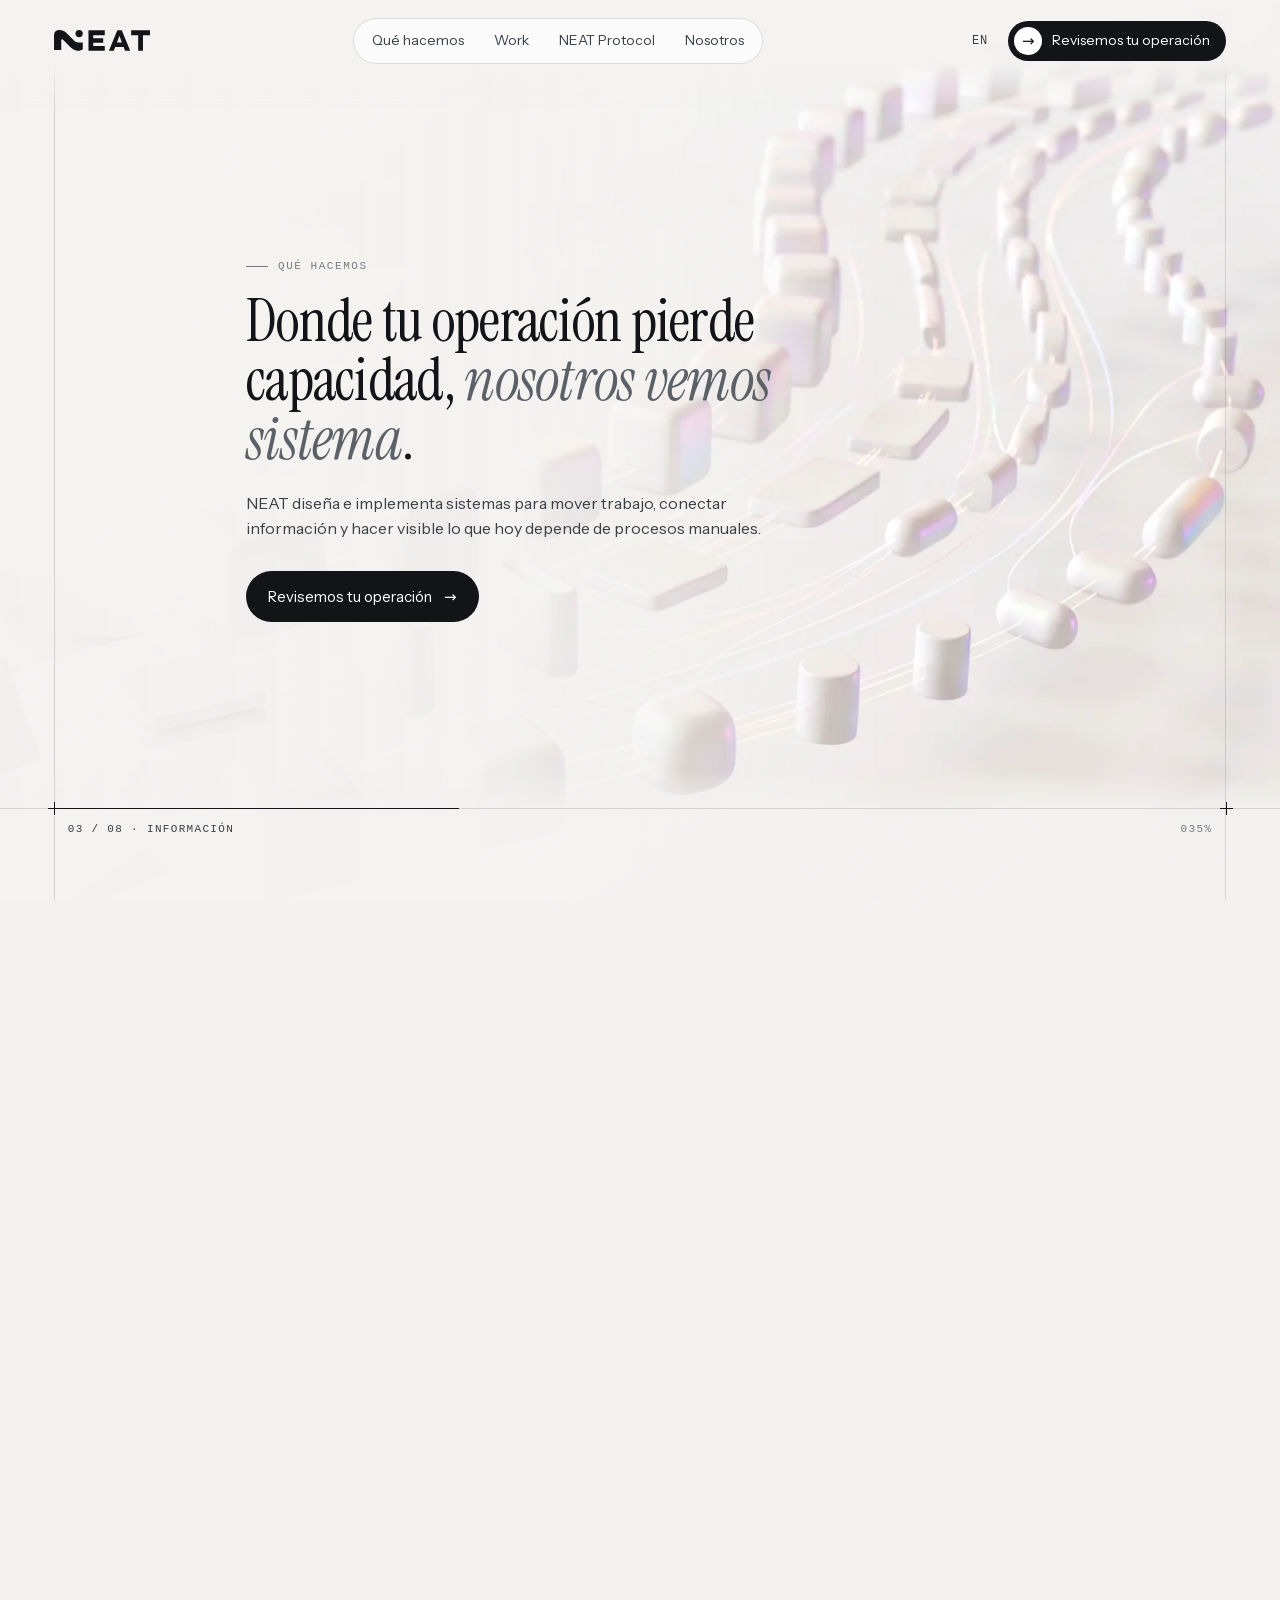
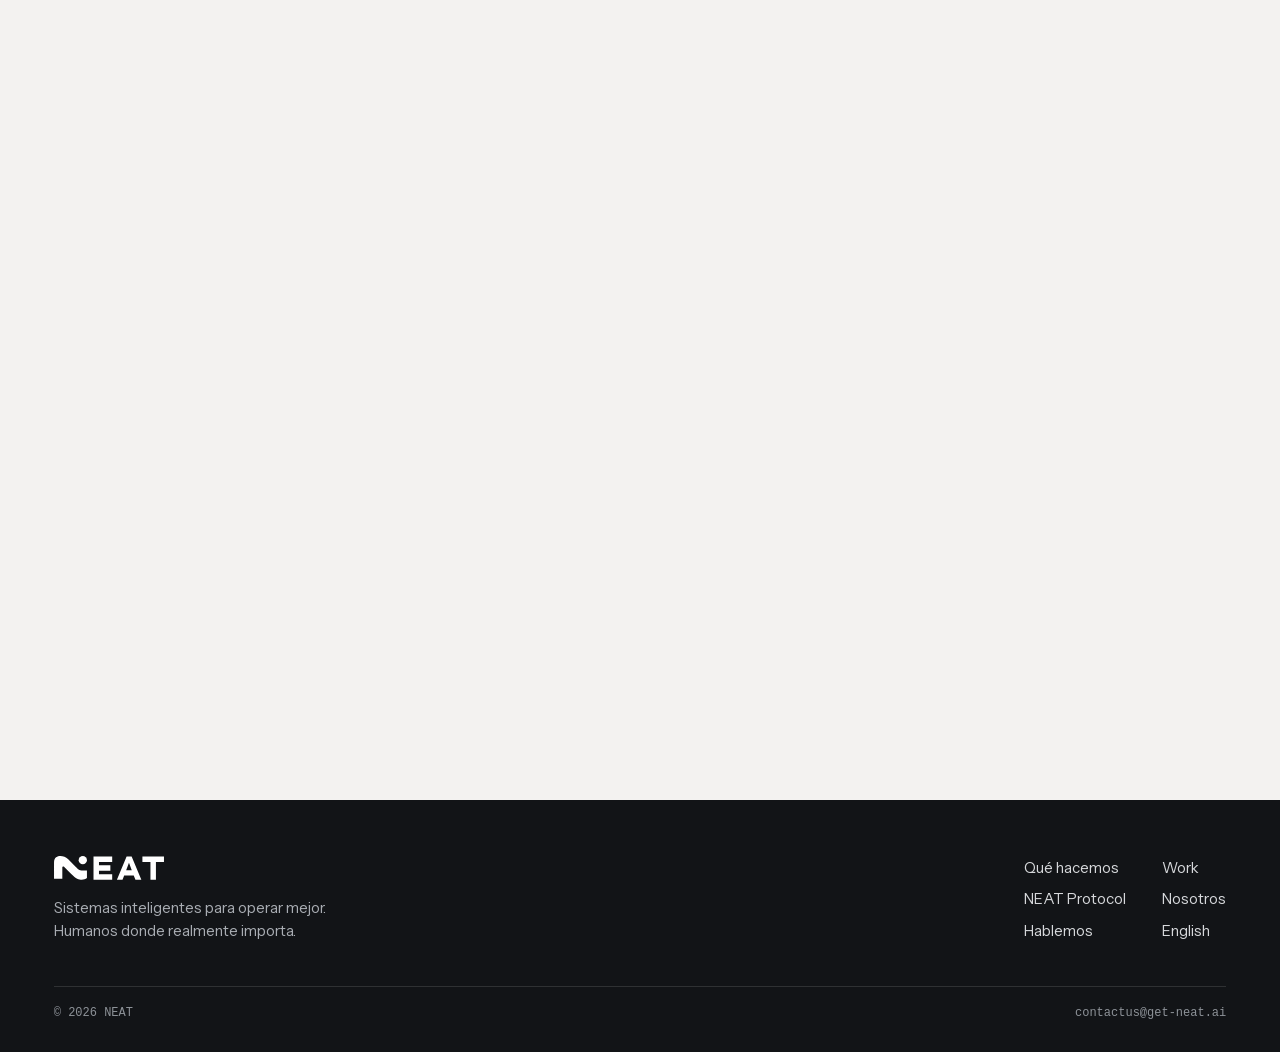
<file: capacidades.html>
<!doctype html>
<html lang="es">
<head>
<meta charset="utf-8">
<meta name="viewport" content="width=device-width, initial-scale=1, viewport-fit=cover">
<title>Qué hacemos | Automatización e IA aplicada | NEAT</title>
<meta name="description" content="Conectamos procesos, información y sistemas para reducir trabajo manual, mejorar control y liberar capacidad operativa.">
<meta name="theme-color" content="#f3f2f0">
<meta name="robots" content="noindex, nofollow">
<meta property="og:type" content="website">
<meta property="og:site_name" content="NEAT">
<meta property="og:title" content="Qué hacemos | Automatización e IA aplicada | NEAT">
<meta property="og:description" content="Conectamos procesos, información y sistemas para reducir trabajo manual, mejorar control y liberar capacidad operativa.">
<meta property="og:image" content="https://jeandelamarkm-ui.github.io/neat-web/assets/og.jpg">
<meta name="twitter:card" content="summary_large_image">
<link rel="icon" href="data:image/svg+xml,%3Csvg xmlns='http://www.w3.org/2000/svg' viewBox='0 0 64 64'%3E%3Crect width='64' height='64' rx='14' fill='%230b0d10'/%3E%3Cg transform='translate(12.5 15.5) scale(.17)' fill='white'%3E%3Cpath d='M230.60%20162.00L230.60%20108.00C175.31%20108.00%20178.39%20109.39%20152.75%2083.75L97.68%2028.68C82.83%2013.83%2064.74%207.32%2043.74%207.32C25.28%207.32%200.00%2015.00%200.00%2053.91L0.00%20167.50L58.10%20167.50L58.10%2088.17C58.10%2081.93%2065.64%2078.81%2070.05%2083.22L120.60%20133.77C153.43%20166.59%20173.94%20174.00%20194.34%20174.00C207.91%20174.00%20220.86%20169.54%20230.60%20162.00Z'/%3E%3Ccircle cx='201.55' cy='36.37' r='29.05'/%3E%3C/g%3E%3C/svg%3E">
<link rel="preload" href="assets/fuentes/instrument-sans.woff2" as="font" type="font/woff2" crossorigin>
<link rel="preload" href="assets/fuentes/instrument-serif.woff2" as="font" type="font/woff2" crossorigin>
<link rel="preload" href="assets/fuentes/instrument-serif-italic.woff2" as="font" type="font/woff2" crossorigin>
<link rel="preload" as="image" href="assets/orden-1200.webp" imagesrcset="assets/orden-1200.webp 1200w, assets/orden-2400.webp 2400w" imagesizes="(max-width:900px) 130vh, max(100vw,177.78vh)" fetchpriority="high">
<link rel="stylesheet" href="assets/v3.css">
<script>document.documentElement.className+=" js";window.NEAT_POS={"fx": 0.5076, "fy": 0.5, "fs": 0.12};setTimeout(function(){if(!window.__neat)document.documentElement.classList.remove("js")},4000);</script>
</head>
<body class="p-caps">
<a class="skip" href="#main">Saltar al contenido</a>

<header class="top">
  <a class="brand" href="index.html" aria-label="NEAT"><svg class="" viewBox="0 17.3 724 156.7" role="img" aria-label="NEAT"><g transform="translate(0 10.44) scale(.94)"><path d="M230.60 162.00L230.60 108.00C175.31 108.00 178.39 109.39 152.75 83.75L97.68 28.68C82.83 13.83 64.74 7.32 43.74 7.32C25.28 7.32 0.00 15.00 0.00 53.91L0.00 167.50L58.10 167.50L58.10 88.17C58.10 81.93 65.64 78.81 70.05 83.22L120.60 133.77C153.43 166.59 173.94 174.00 194.34 174.00C207.91 174.00 220.86 169.54 230.60 162.00Z"/></g><circle cx="189.46" cy="44.63" r="27.31"/><path d="M260 20H383V56H296V79H371V114H296V138H383V174H260Z"/><path fill-rule="evenodd" d="M414 174L478 20H511L575 174H536L525 145H462L451 174Z M475 111H512L493.5 61Z"/><path d="M582 20H724V56H671V174H635V56H582Z"/></svg></a>
  <nav class="pills" aria-label="Principal"><a href="capacidades.html" aria-current="page">Qué hacemos</a><a href="casos.html">Work</a><a href="protocolo.html">NEAT Protocol</a><a href="nosotros.html">Nosotros</a></nav>
  <a class="lang" href="en/capabilities.html" hreflang="en" lang="en" aria-label="Read in English">EN</a>
  <a class="talk" href="hablemos.html"><i aria-hidden="true">→</i><span>Revisemos tu operación</span></a>
  <button class="menu-btn" aria-expanded="false" aria-controls="drawer" aria-label="Abrir el menú"><i></i><i></i></button>
</header>
<div class="drawer" id="drawer"><a href="capacidades.html" aria-current="page">Qué hacemos</a><a href="casos.html">Work</a><a href="protocolo.html">NEAT Protocol</a><a href="nosotros.html">Nosotros</a><a href="hablemos.html">Hablemos</a><a href="en/capabilities.html" lang="en">English</a><a class="btn" href="hablemos.html">Revisemos tu operación <span class="arr" aria-hidden="true">→</span></a></div>

<div class="stage" aria-hidden="true">
  <div class="scene s3" data-s="3" data-a="0" data-b="2" data-z="0.22" data-pan="-3" data-scrim><div class="cam"><img class="plate" data-srcset="assets/orden-1200.webp 1200w, assets/orden-2400.webp 2400w" sizes="(max-width:900px) 130vh, max(100vw,177.78vh)" alt="" decoding="async"></div></div>
  <div class="scene s2" data-s="2" data-a="3" data-b="3" data-z="0.12" data-pan="0" data-scrim><div class="cam"><img class="plate" data-srcset="assets/friccion-1200.webp 1200w, assets/friccion-2400.webp 2400w" sizes="(max-width:900px) 130vh, max(100vw,177.78vh)" alt="" decoding="async"></div></div>
  <div class="scene s7" data-s="7" data-a="4" data-b="5" data-z="0.16" data-pan="-2" data-scrim><div class="cam"><img class="plate" data-srcset="assets/metodo-1200.webp 1200w, assets/metodo-2400.webp 2400w" sizes="(max-width:900px) 130vh, max(100vw,177.78vh)" alt="" decoding="async"></div></div>
  <div class="scene s6" data-s="6" data-a="6" data-b="6" data-z="0.1" data-pan="0" data-scrim><div class="cam"><img class="plate" data-srcset="assets/obras-1200.webp 1200w, assets/obras-2400.webp 2400w" sizes="(max-width:900px) 130vh, max(100vw,177.78vh)" alt="" decoding="async"></div></div>
  <div class="scene s5" data-s="5" data-a="7" data-b="7" data-z="0" data-pan="0"><div class="cam"><img class="plate" data-srcset="assets/horizonte-1200.webp 1200w, assets/horizonte-2400.webp 2400w" sizes="(max-width:900px) 130vh, max(100vw,177.78vh)" alt="" decoding="async"></div></div>
  <div class="scrim"></div>
  <div class="veil"></div>
</div>
<div class="grid" aria-hidden="true">
  <i class="v l"></i><i class="v r"></i><i class="h"></i><i class="prog"></i><i class="x l"></i><i class="x r"></i>
  <span class="lab" data-names="Qué hacemos|Trabajo que avanza|Información|Documentos|Datos|Más volumen|Lo que construimos|Empecemos" data-total="8">01 / 08 · Qué hacemos</span><span class="coord">000%</span>
</div>


<main id="main">
  <section class="beat first" data-ch="0">
    <div class="inner">
      <p class="eye">Qué hacemos</p>
      <h1>Donde tu operación pierde capacidad, <em>nosotros vemos sistema</em>.</h1>
      <p class="lead">NEAT diseña e implementa sistemas para mover trabajo, conectar información y hacer visible lo que hoy depende de procesos manuales.</p>
      <div class="actions"><a class="btn" href="hablemos.html">Revisemos tu operación <span class="arr" aria-hidden="true">→</span></a></div>
    </div>
  </section>
  <section class="beat" data-ch="1">
    <div class="inner">
      <p class="eye">01</p>
      <h2>Trabajo que avanza sin perseguirlo.</h2>
      <p class="lead">Solicitudes, aprobaciones, asignaciones, seguimientos y tareas que dejan de depender de recordatorios y coordinación manual.</p>
      <p class="ej"><span>Ejemplos</span>aprobaciones internas · órdenes de trabajo · onboarding · seguimiento de solicitudes</p>
    </div>
  </section>
  <section class="beat" data-ch="2">
    <div class="inner">
      <p class="eye">02</p>
      <h2>Información que deja de viajar a mano.</h2>
      <p class="lead">Conectamos CRM, ERP, correo, WhatsApp, documentos, bases y otras fuentes para que el dato llegue donde tiene que llegar.</p>
      <p class="ej"><span>Ejemplos</span>operación comercial · servicio al cliente · pedidos · conciliaciones</p>
    </div>
  </section>
  <section class="beat" data-ch="3">
    <div class="inner">
      <p class="eye">03</p>
      <h2>Documentos que hacen más que archivarse.</h2>
      <p class="lead">Leemos, extraemos, validamos, clasificamos y movemos información para que una persona intervenga solo cuando hay una excepción o una decisión.</p>
      <p class="ej"><span>Ejemplos</span>remisiones · contratos · expedientes · facturas · órdenes · soportes</p>
    </div>
  </section>
  <section class="beat" data-ch="4">
    <div class="inner">
      <p class="eye">04</p>
      <h2>Datos que llegan listos para decidir.</h2>
      <p class="lead">Tableros y modelos de datos que convierten información dispersa en una vista útil para dirección, operación y equipos comerciales.</p>
      <p class="ej"><span>Ejemplos</span>inventario · performance · mantenimiento · pipeline · eficiencia operativa</p>
    </div>
  </section>
  <section class="beat" data-ch="5">
    <div class="inner">
      <p class="eye">05</p>
      <h2>Más volumen. No más caos.</h2>
      <p class="lead">Diseñamos operaciones que pueden absorber más clientes, pedidos, documentos o interacciones sin multiplicar la coordinación manual al mismo ritmo.</p>
      <p class="coda">El objetivo no es hacer más por hacer más. Es que crecer no vuelva la empresa más pesada.</p>
    </div>
  </section>
  <section class="beat" data-ch="6">
    <div class="inner">
      <p class="eye">Lo que podemos construir</p>
      <h2>El sistema correcto <em>depende del problema</em>.</h2>
      <p class="lead">Puede ser una automatización, un agente de IA, una plataforma a la medida, una integración, un tablero de control o una combinación de varias piezas.</p>
      <p class="coda">No vendemos formato. Diseñamos la solución que el proceso necesita.</p>
      <div class="actions"><a class="link" href="casos.html">Ver work <span class="arr" aria-hidden="true">→</span></a></div>
    </div>
  </section>
  <section class="beat close" data-ch="7">
    <div class="inner">
      <div class="mark"><svg class="" viewBox="0 17.3 724 156.7" aria-hidden="true"><g transform="translate(0 10.44) scale(.94)"><path d="M230.60 162.00L230.60 108.00C175.31 108.00 178.39 109.39 152.75 83.75L97.68 28.68C82.83 13.83 64.74 7.32 43.74 7.32C25.28 7.32 0.00 15.00 0.00 53.91L0.00 167.50L58.10 167.50L58.10 88.17C58.10 81.93 65.64 78.81 70.05 83.22L120.60 133.77C153.43 166.59 173.94 174.00 194.34 174.00C207.91 174.00 220.86 169.54 230.60 162.00Z"/></g><circle class="dot" cx="189.46" cy="44.63" r="27.31"/><path d="M260 20H383V56H296V79H371V114H296V138H383V174H260Z"/><path fill-rule="evenodd" d="M414 174L478 20H511L575 174H536L525 145H462L451 174Z M475 111H512L493.5 61Z"/><path d="M582 20H724V56H671V174H635V56H582Z"/></svg></div>
      <h2>¿No sabes qué automatizar? <em>Perfecto.</em></h2>
      <p class="lead">No necesitas llegar con una solución. Necesitas llegar con un proceso que esté consumiendo demasiado.</p>
      <div class="actions"><a class="btn" href="hablemos.html">Revisemos uno <span class="arr" aria-hidden="true">→</span></a></div>
      <p class="note">25 minutos. Un proceso concreto. Sin venderte IA porque sí.</p>
    </div>
  </section>
</main>

<footer class="foot">
  <div class="foot-top">
    <div><svg class="foot-logo" viewBox="0 17.3 724 156.7" role="img" aria-label="NEAT"><g transform="translate(0 10.44) scale(.94)"><path d="M230.60 162.00L230.60 108.00C175.31 108.00 178.39 109.39 152.75 83.75L97.68 28.68C82.83 13.83 64.74 7.32 43.74 7.32C25.28 7.32 0.00 15.00 0.00 53.91L0.00 167.50L58.10 167.50L58.10 88.17C58.10 81.93 65.64 78.81 70.05 83.22L120.60 133.77C153.43 166.59 173.94 174.00 194.34 174.00C207.91 174.00 220.86 169.54 230.60 162.00Z"/></g><circle cx="189.46" cy="44.63" r="27.31"/><path d="M260 20H383V56H296V79H371V114H296V138H383V174H260Z"/><path fill-rule="evenodd" d="M414 174L478 20H511L575 174H536L525 145H462L451 174Z M475 111H512L493.5 61Z"/><path d="M582 20H724V56H671V174H635V56H582Z"/></svg><p>Sistemas inteligentes para operar mejor.<br>Humanos donde realmente importa.</p></div>
    <nav class="foot-nav" aria-label="Sitio"><a href="capacidades.html" aria-current="page">Qué hacemos</a><a href="casos.html">Work</a><a href="protocolo.html">NEAT Protocol</a><a href="nosotros.html">Nosotros</a><a href="hablemos.html">Hablemos</a><a href="en/capabilities.html" lang="en">English</a></nav>
  </div>
  <div class="foot-legal"><span>© 2026 NEAT</span><a href="mailto:contactus@get-neat.ai">contactus@get-neat.ai</a></div>
</footer>
<script src="assets/v3.js"></script>
</body>
</html>
</file>
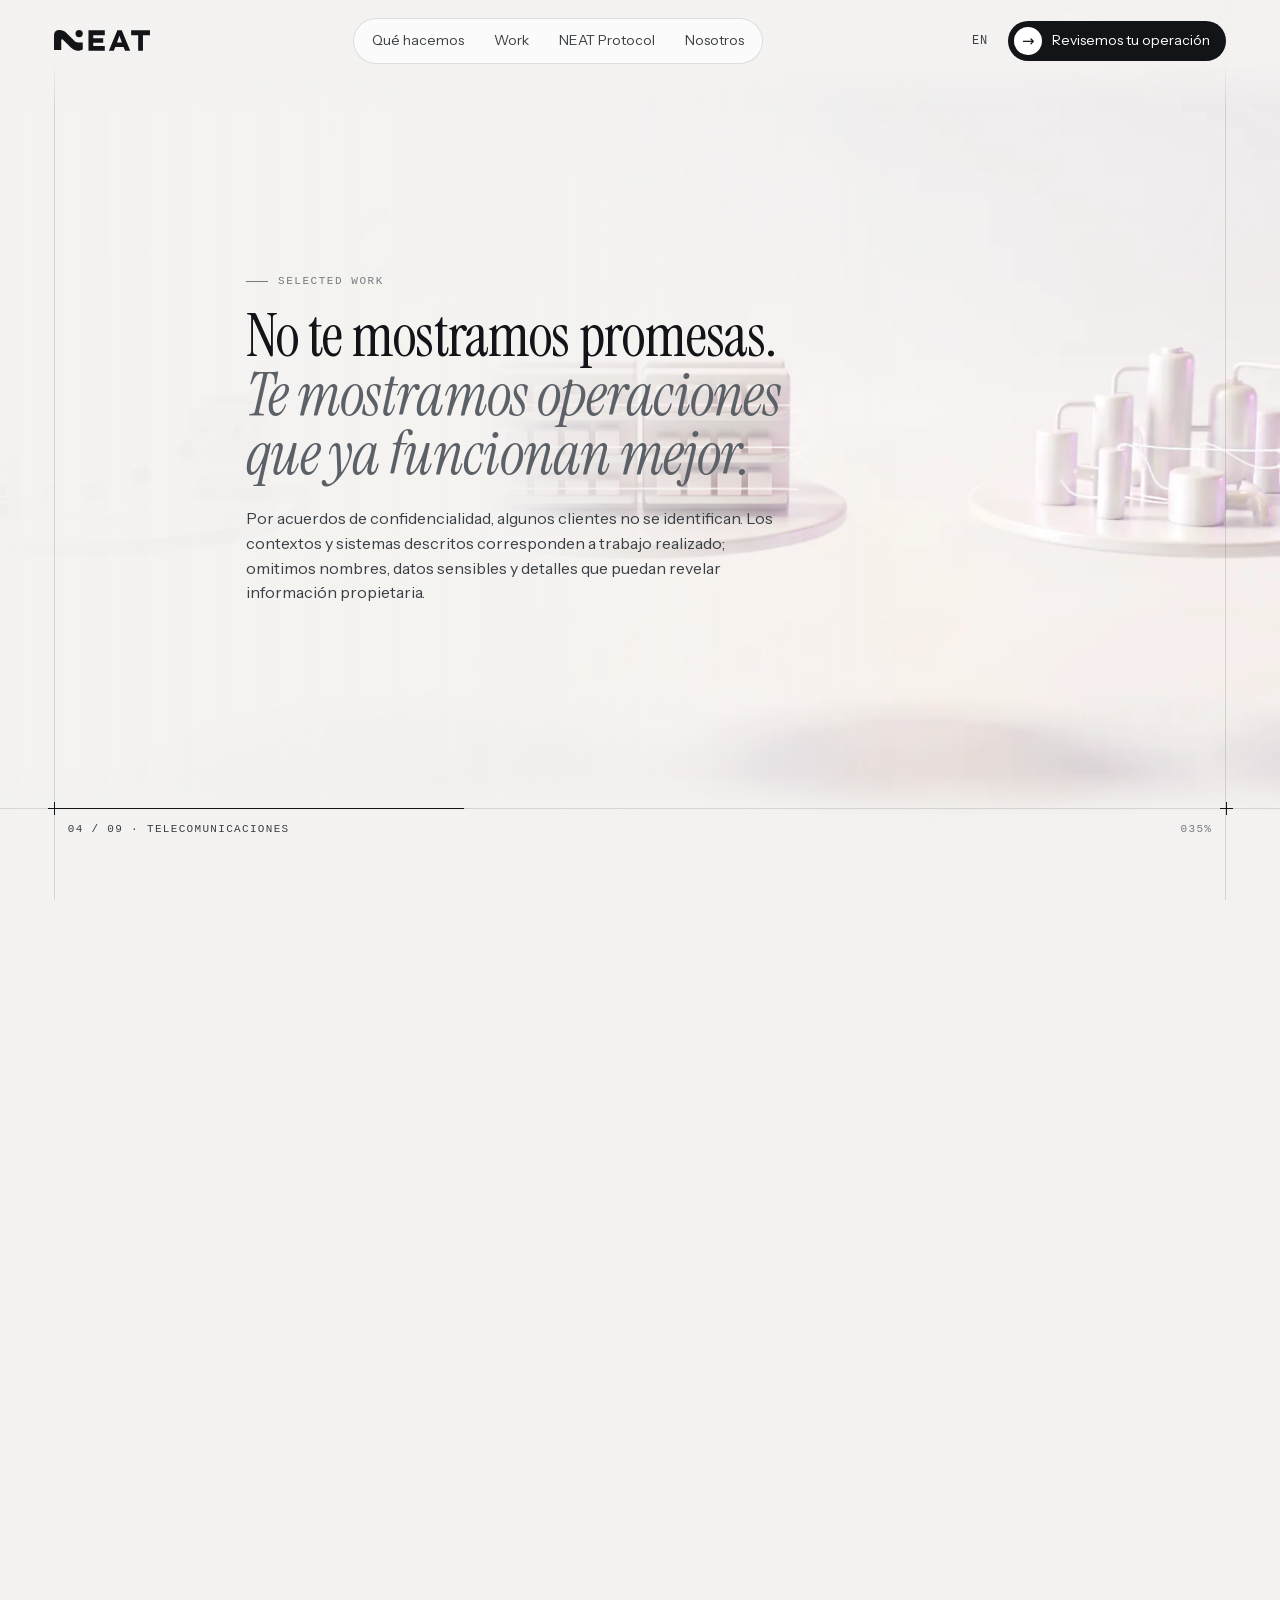
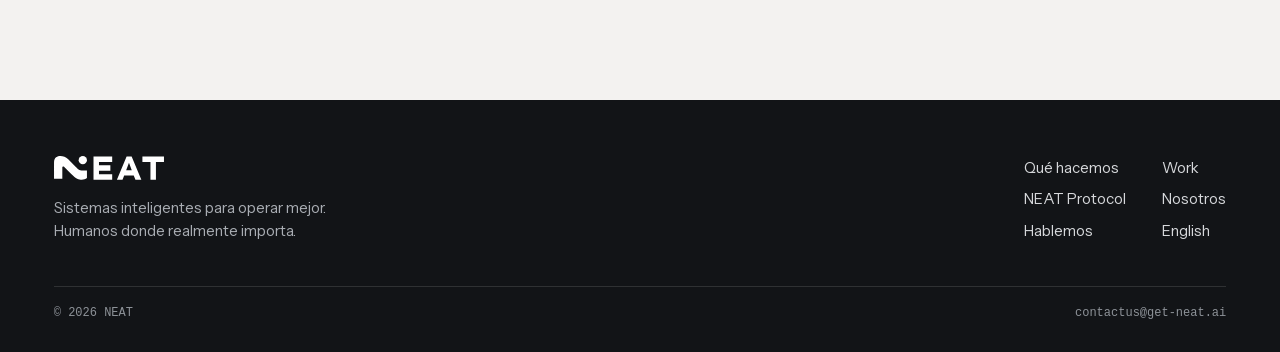
<file: casos.html>
<!doctype html>
<html lang="es">
<head>
<meta charset="utf-8">
<meta name="viewport" content="width=device-width, initial-scale=1, viewport-fit=cover">
<title>Work | Sistemas que ya operan mejor | NEAT</title>
<meta name="description" content="Conoce sistemas desarrollados para salud, telecomunicaciones, distribución, marketing, industria, energía y otras operaciones.">
<meta name="theme-color" content="#f3f2f0">
<meta name="robots" content="noindex, nofollow">
<meta property="og:type" content="website">
<meta property="og:site_name" content="NEAT">
<meta property="og:title" content="Work | Sistemas que ya operan mejor | NEAT">
<meta property="og:description" content="Conoce sistemas desarrollados para salud, telecomunicaciones, distribución, marketing, industria, energía y otras operaciones.">
<meta property="og:image" content="https://jeandelamarkm-ui.github.io/neat-web/assets/og.jpg">
<meta name="twitter:card" content="summary_large_image">
<link rel="icon" href="data:image/svg+xml,%3Csvg xmlns='http://www.w3.org/2000/svg' viewBox='0 0 64 64'%3E%3Crect width='64' height='64' rx='14' fill='%230b0d10'/%3E%3Cg transform='translate(12.5 15.5) scale(.17)' fill='white'%3E%3Cpath d='M230.60%20162.00L230.60%20108.00C175.31%20108.00%20178.39%20109.39%20152.75%2083.75L97.68%2028.68C82.83%2013.83%2064.74%207.32%2043.74%207.32C25.28%207.32%200.00%2015.00%200.00%2053.91L0.00%20167.50L58.10%20167.50L58.10%2088.17C58.10%2081.93%2065.64%2078.81%2070.05%2083.22L120.60%20133.77C153.43%20166.59%20173.94%20174.00%20194.34%20174.00C207.91%20174.00%20220.86%20169.54%20230.60%20162.00Z'/%3E%3Ccircle cx='201.55' cy='36.37' r='29.05'/%3E%3C/g%3E%3C/svg%3E">
<link rel="preload" href="assets/fuentes/instrument-sans.woff2" as="font" type="font/woff2" crossorigin>
<link rel="preload" href="assets/fuentes/instrument-serif.woff2" as="font" type="font/woff2" crossorigin>
<link rel="preload" href="assets/fuentes/instrument-serif-italic.woff2" as="font" type="font/woff2" crossorigin>
<link rel="preload" as="image" href="assets/obras-1200.webp" imagesrcset="assets/obras-1200.webp 1200w, assets/obras-2400.webp 2400w" imagesizes="(max-width:900px) 130vh, max(100vw,177.78vh)" fetchpriority="high">
<link rel="stylesheet" href="assets/v3.css">
<script>document.documentElement.className+=" js";window.NEAT_POS={"fx": 0.5076, "fy": 0.5, "fs": 0.12};setTimeout(function(){if(!window.__neat)document.documentElement.classList.remove("js")},4000);</script>
</head>
<body class="p-work">
<a class="skip" href="#main">Saltar al contenido</a>

<header class="top">
  <a class="brand" href="index.html" aria-label="NEAT"><svg class="" viewBox="0 17.3 724 156.7" role="img" aria-label="NEAT"><g transform="translate(0 10.44) scale(.94)"><path d="M230.60 162.00L230.60 108.00C175.31 108.00 178.39 109.39 152.75 83.75L97.68 28.68C82.83 13.83 64.74 7.32 43.74 7.32C25.28 7.32 0.00 15.00 0.00 53.91L0.00 167.50L58.10 167.50L58.10 88.17C58.10 81.93 65.64 78.81 70.05 83.22L120.60 133.77C153.43 166.59 173.94 174.00 194.34 174.00C207.91 174.00 220.86 169.54 230.60 162.00Z"/></g><circle cx="189.46" cy="44.63" r="27.31"/><path d="M260 20H383V56H296V79H371V114H296V138H383V174H260Z"/><path fill-rule="evenodd" d="M414 174L478 20H511L575 174H536L525 145H462L451 174Z M475 111H512L493.5 61Z"/><path d="M582 20H724V56H671V174H635V56H582Z"/></svg></a>
  <nav class="pills" aria-label="Principal"><a href="capacidades.html">Qué hacemos</a><a href="casos.html" aria-current="page">Work</a><a href="protocolo.html">NEAT Protocol</a><a href="nosotros.html">Nosotros</a></nav>
  <a class="lang" href="en/work.html" hreflang="en" lang="en" aria-label="Read in English">EN</a>
  <a class="talk" href="hablemos.html"><i aria-hidden="true">→</i><span>Revisemos tu operación</span></a>
  <button class="menu-btn" aria-expanded="false" aria-controls="drawer" aria-label="Abrir el menú"><i></i><i></i></button>
</header>
<div class="drawer" id="drawer"><a href="capacidades.html">Qué hacemos</a><a href="casos.html" aria-current="page">Work</a><a href="protocolo.html">NEAT Protocol</a><a href="nosotros.html">Nosotros</a><a href="hablemos.html">Hablemos</a><a href="en/work.html" lang="en">English</a><a class="btn" href="hablemos.html">Revisemos tu operación <span class="arr" aria-hidden="true">→</span></a></div>

<div class="stage" aria-hidden="true">
  <div class="scene s6" data-s="6" data-a="0" data-b="3" data-z="0.16" data-pan="0" data-scrim><div class="cam"><img class="plate" data-srcset="assets/obras-1200.webp 1200w, assets/obras-2400.webp 2400w" sizes="(max-width:900px) 130vh, max(100vw,177.78vh)" alt="" decoding="async"></div></div>
  <div class="scene s3" data-s="3" data-a="4" data-b="5" data-z="0.2" data-pan="-3" data-scrim><div class="cam"><img class="plate" data-srcset="assets/orden-1200.webp 1200w, assets/orden-2400.webp 2400w" sizes="(max-width:900px) 130vh, max(100vw,177.78vh)" alt="" decoding="async"></div></div>
  <div class="scene s8" data-s="8" data-a="6" data-b="7" data-z="0.12" data-pan="0" data-scrim><div class="cam"><img class="plate" data-srcset="assets/control-1200.webp 1200w, assets/control-2400.webp 2400w" sizes="(max-width:900px) 130vh, max(100vw,177.78vh)" alt="" decoding="async"></div></div>
  <div class="scene s5" data-s="5" data-a="8" data-b="8" data-z="0" data-pan="0"><div class="cam"><img class="plate" data-srcset="assets/horizonte-1200.webp 1200w, assets/horizonte-2400.webp 2400w" sizes="(max-width:900px) 130vh, max(100vw,177.78vh)" alt="" decoding="async"></div></div>
  <div class="scrim"></div>
  <div class="veil"></div>
</div>
<div class="grid" aria-hidden="true">
  <i class="v l"></i><i class="v r"></i><i class="h"></i><i class="prog"></i><i class="x l"></i><i class="x r"></i>
  <span class="lab" data-names="Work|Salud|Servicios técnicos|Telecomunicaciones|Distribución|Marketing|Industria|Energía & gas|Tu problema" data-total="9">01 / 09 · Work</span><span class="coord">000%</span>
</div>


<main id="main">
  <section class="beat first" data-ch="0">
    <div class="inner">
      <p class="eye">Selected work</p>
      <h1>No te mostramos promesas. <em>Te mostramos operaciones que ya funcionan mejor.</em></h1>
      <p class="lead">Por acuerdos de confidencialidad, algunos clientes no se identifican. Los contextos y sistemas descritos corresponden a trabajo realizado; omitimos nombres, datos sensibles y detalles que puedan revelar información propietaria.</p>
    </div>
  </section>
  <section class="beat" id="caso-1" data-ch="1">
    <div class="inner">
      <p class="eye">01 · Salud · Operación farmacéutica</p>
      <h2>Que un medicamento llegue no puede depender de perseguir el pedido.</h2>
      <dl class="fsc"><div><dt>La fricción</dt><dd>Pedidos y entregas necesitaban más visibilidad, trazabilidad y reacción temprana.</dd></div><div><dt>El sistema</dt><dd>Construimos una plataforma de despacho con trazabilidad en tiempo real, firma digital en el punto de entrega, tablero interactivo por pedido y región, y monitoreo inteligente que alerta cuando una entrega entra en riesgo.</dd></div><div><dt>Lo que cambia</dt><dd class="res">Menos seguimiento manual. Más visibilidad. Problemas detectados antes de convertirse en reclamos.</dd></div></dl>
      <div class="actions"><a class="link" href="hablemos.html">Hablemos de un problema parecido <span class="arr" aria-hidden="true">→</span></a></div>
    </div>
  </section>
  <section class="beat" id="caso-2" data-ch="2">
    <div class="inner">
      <p class="eye">02 · Servicios técnicos · Operación comercial</p>
      <h2>Ningún cliente sin respuesta.</h2>
      <dl class="fsc"><div><dt>La fricción</dt><dd>WhatsApp y correo dispersaban conversaciones, responsables y próximos pasos.</dd></div><div><dt>El sistema</dt><dd>Conectamos los canales con el CRM para crear, asignar y seguir cada conversación de forma automática. Un agente supervisa tiempos de respuesta y alerta al líder cuando algo queda sin atender.</dd></div><div><dt>Lo que cambia</dt><dd class="res">Cada solicitud tiene dueño. El seguimiento deja de depender de copiar, pegar y acordarse.</dd></div></dl>
      <div class="actions"><a class="link" href="hablemos.html">Hablemos de un problema parecido <span class="arr" aria-hidden="true">→</span></a></div>
    </div>
  </section>
  <section class="beat" id="caso-3" data-ch="3">
    <div class="inner">
      <p class="eye">03 · Telecomunicaciones · Ventas</p>
      <h2>La IA atiende primero. El humano entra cuando importa.</h2>
      <dl class="fsc"><div><dt>La fricción</dt><dd>Los asesores invertían tiempo desde el primer contacto, incluso cuando la oportunidad todavía no estaba calificada.</dd></div><div><dt>El sistema</dt><dd>Implementamos un agente de voz que recibe y perfila al cliente. Durante la llamada, un copiloto transcribe, sugiere próximos pasos y analiza señales de la conversación. Supervisión y oportunidades quedan visibles en tiempo real.</dd></div><div><dt>Lo que cambia</dt><dd class="res">El asesor recibe conversaciones con más contexto. El supervisor ve calidad, volumen y oportunidades mientras ocurren.</dd></div></dl>
      <div class="actions"><a class="link" href="hablemos.html">Hablemos de un problema parecido <span class="arr" aria-hidden="true">→</span></a></div>
    </div>
  </section>
  <section class="beat" id="caso-4" data-ch="4">
    <div class="inner">
      <p class="eye">04 · Distribución · Inventario</p>
      <h2>Saber qué tienes no debería tomar todo el día.</h2>
      <dl class="fsc"><div><dt>La fricción</dt><dd>La gerencia necesitaba entender stock, movimiento y pérdidas sin esperar consolidaciones manuales.</dd></div><div><dt>El sistema</dt><dd>Construimos un inventario inteligente con modelado de datos en tiempo real: stock, salidas por canal y destino, alertas de diferencias y navegación hasta el detalle de cada referencia.</dd></div><div><dt>Lo que cambia</dt><dd class="res">De la operación completa al dato exacto, en segundos.</dd></div></dl>
      <div class="actions"><a class="link" href="hablemos.html">Hablemos de un problema parecido <span class="arr" aria-hidden="true">→</span></a></div>
    </div>
  </section>
  <section class="beat" id="caso-5" data-ch="5">
    <div class="inner">
      <p class="eye">05 · Marketing · Performance</p>
      <h2>Cada peso de pauta debería poder explicarse.</h2>
      <dl class="fsc"><div><dt>La fricción</dt><dd>Las plataformas mostraban resultados por separado; decidir dónde invertir exigía consolidar y comparar manualmente.</dd></div><div><dt>El sistema</dt><dd>Integramos las fuentes en un tablero con costo por lead, CPM y atribución de conversiones de principio a fin. Un agente analiza campañas y recomienda dónde revisar inversión, creatividad o presupuesto.</dd></div><div><dt>Lo que cambia</dt><dd class="res">Menos intuición. Más decisión.</dd></div></dl>
      <div class="actions"><a class="link" href="hablemos.html">Hablemos de un problema parecido <span class="arr" aria-hidden="true">→</span></a></div>
    </div>
  </section>
  <section class="beat" id="caso-6" data-ch="6">
    <div class="inner">
      <p class="eye">06 · Industria · Mantenimiento</p>
      <h2>El mejor momento para reparar es antes de que algo falle.</h2>
      <dl class="fsc"><div><dt>La fricción</dt><dd>Órdenes, técnicos, historial y estado de equipos necesitaban una visión operativa común.</dd></div><div><dt>El sistema</dt><dd>Diseñamos una plataforma para mantenimiento predictivo, preventivo y en campo, con órdenes de trabajo, historial, técnicos y modelos de datos para anticipar señales de falla.</dd></div><div><dt>Lo que cambia</dt><dd class="res">La operación pasa de reaccionar a programar.</dd></div></dl>
      <div class="actions"><a class="link" href="hablemos.html">Hablemos de un problema parecido <span class="arr" aria-hidden="true">→</span></a></div>
    </div>
  </section>
  <section class="beat" id="caso-7" data-ch="7">
    <div class="inner">
      <p class="eye">07 · Energía & gas · Operación</p>
      <h2>Una empresa compleja no debería tener siete versiones de la verdad.</h2>
      <dl class="fsc"><div><dt>La fricción</dt><dd>Sistemas y procesos separados dificultaban comparar la operación con una misma fuente de información.</dd></div><div><dt>El sistema</dt><dd>Implementamos un ERP a la medida que integra procesos, sistemas, tableros de eficiencia y modelos de datos ajustados al negocio.</dd></div><div><dt>Lo que cambia</dt><dd class="res">Una sola fuente para medir. Comparar. Decidir.</dd></div></dl>
      <div class="actions"><a class="link" href="hablemos.html">Hablemos de un problema parecido <span class="arr" aria-hidden="true">→</span></a></div>
    </div>
  </section>
  <section class="beat close" data-ch="8">
    <div class="inner">
      <div class="mark"><svg class="" viewBox="0 17.3 724 156.7" aria-hidden="true"><g transform="translate(0 10.44) scale(.94)"><path d="M230.60 162.00L230.60 108.00C175.31 108.00 178.39 109.39 152.75 83.75L97.68 28.68C82.83 13.83 64.74 7.32 43.74 7.32C25.28 7.32 0.00 15.00 0.00 53.91L0.00 167.50L58.10 167.50L58.10 88.17C58.10 81.93 65.64 78.81 70.05 83.22L120.60 133.77C153.43 166.59 173.94 174.00 194.34 174.00C207.91 174.00 220.86 169.54 230.60 162.00Z"/></g><circle class="dot" cx="189.46" cy="44.63" r="27.31"/><path d="M260 20H383V56H296V79H371V114H296V138H383V174H260Z"/><path fill-rule="evenodd" d="M414 174L478 20H511L575 174H536L525 145H462L451 174Z M475 111H512L493.5 61Z"/><path d="M582 20H724V56H671V174H635V56H582Z"/></svg></div>
      <h2>Tu problema no tiene que ser igual. <em>Solo tiene que estar costándote algo.</em></h2>
      <p class="coda line">Tiempo. Capacidad. Margen. Clientes. Control.</p>
      <p class="lead">Cuéntanos qué parte de tu operación todavía depende de trabajo manual, información dispersa o demasiadas personas empujando el proceso.</p>
      <div class="actions"><a class="btn" href="hablemos.html">Revisemos tu operación <span class="arr" aria-hidden="true">→</span></a></div>
      <p class="note">25 minutos. Un proceso concreto. Si no vemos una oportunidad que valga la pena, te lo decimos.</p>
    </div>
  </section>
</main>

<footer class="foot">
  <div class="foot-top">
    <div><svg class="foot-logo" viewBox="0 17.3 724 156.7" role="img" aria-label="NEAT"><g transform="translate(0 10.44) scale(.94)"><path d="M230.60 162.00L230.60 108.00C175.31 108.00 178.39 109.39 152.75 83.75L97.68 28.68C82.83 13.83 64.74 7.32 43.74 7.32C25.28 7.32 0.00 15.00 0.00 53.91L0.00 167.50L58.10 167.50L58.10 88.17C58.10 81.93 65.64 78.81 70.05 83.22L120.60 133.77C153.43 166.59 173.94 174.00 194.34 174.00C207.91 174.00 220.86 169.54 230.60 162.00Z"/></g><circle cx="189.46" cy="44.63" r="27.31"/><path d="M260 20H383V56H296V79H371V114H296V138H383V174H260Z"/><path fill-rule="evenodd" d="M414 174L478 20H511L575 174H536L525 145H462L451 174Z M475 111H512L493.5 61Z"/><path d="M582 20H724V56H671V174H635V56H582Z"/></svg><p>Sistemas inteligentes para operar mejor.<br>Humanos donde realmente importa.</p></div>
    <nav class="foot-nav" aria-label="Sitio"><a href="capacidades.html">Qué hacemos</a><a href="casos.html" aria-current="page">Work</a><a href="protocolo.html">NEAT Protocol</a><a href="nosotros.html">Nosotros</a><a href="hablemos.html">Hablemos</a><a href="en/work.html" lang="en">English</a></nav>
  </div>
  <div class="foot-legal"><span>© 2026 NEAT</span><a href="mailto:contactus@get-neat.ai">contactus@get-neat.ai</a></div>
</footer>
<script src="assets/v3.js"></script>
</body>
</html>
</file>
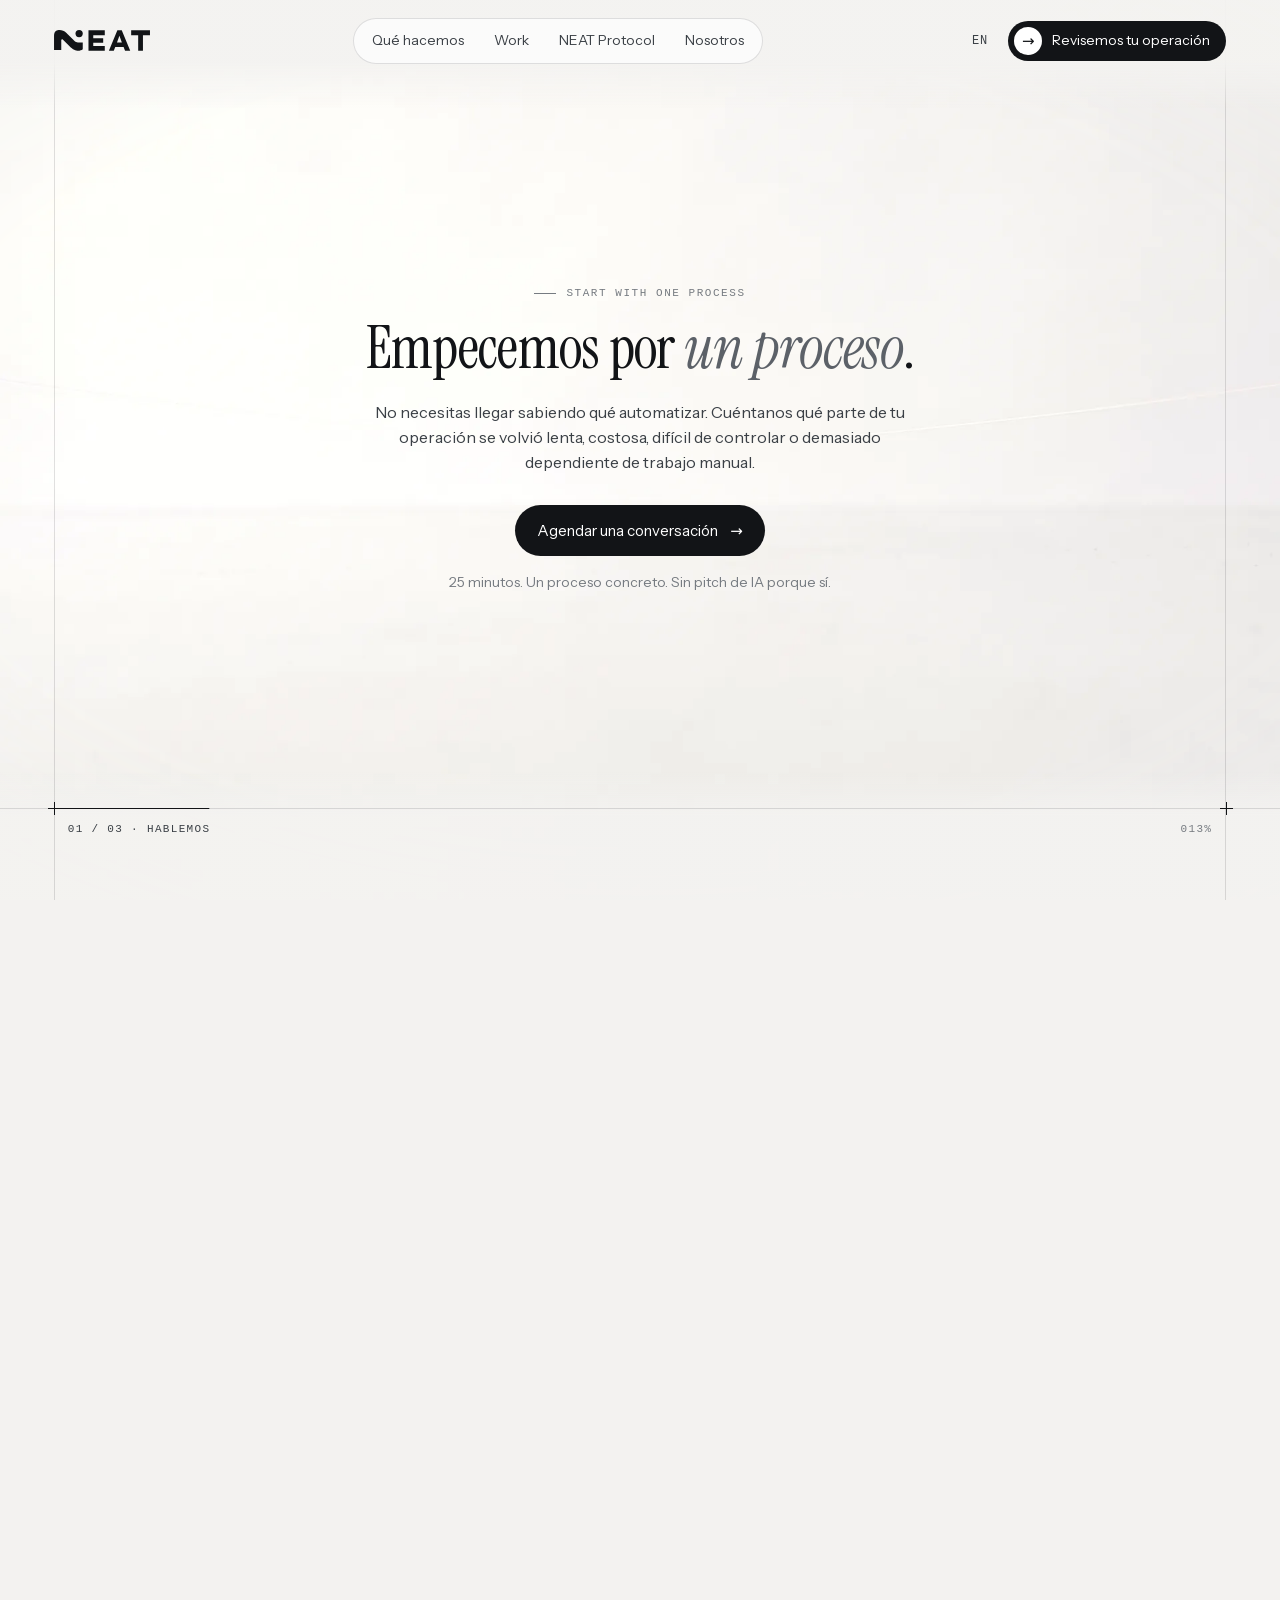
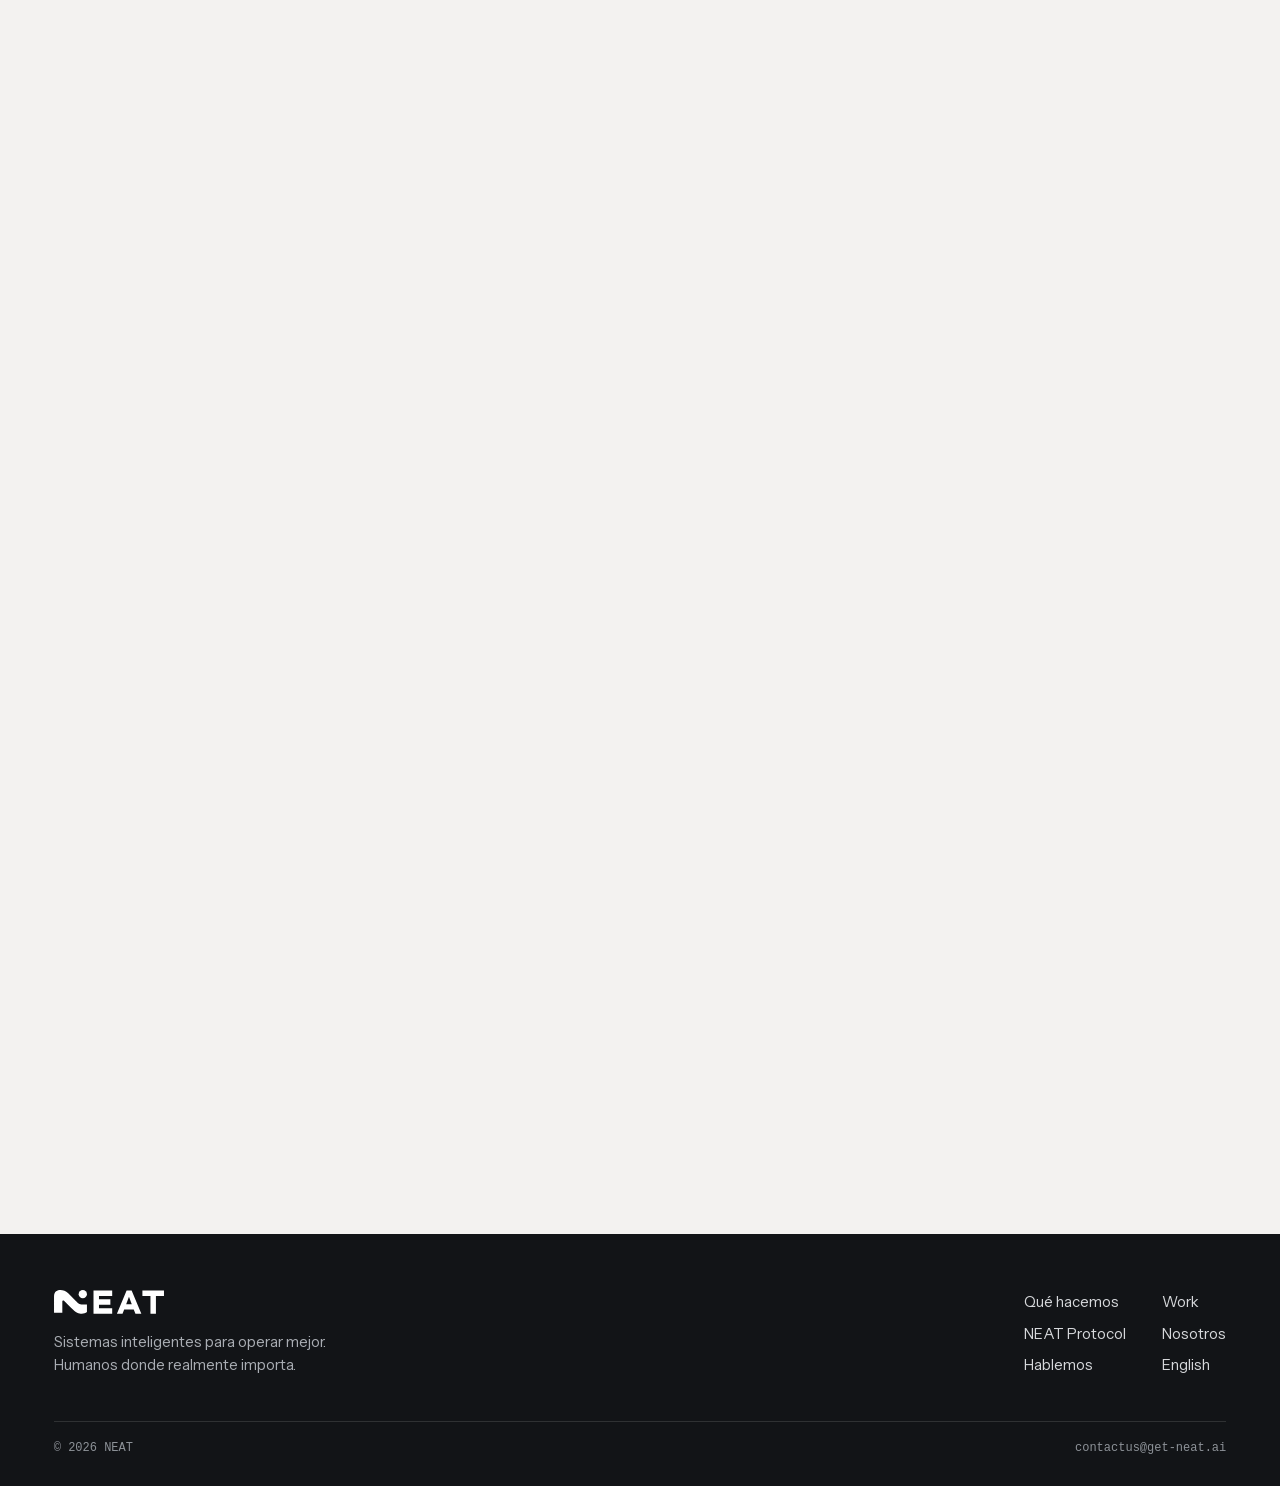
<file: hablemos.html>
<!doctype html>
<html lang="es">
<head>
<meta charset="utf-8">
<meta name="viewport" content="width=device-width, initial-scale=1, viewport-fit=cover">
<title>Revisemos tu operación | NEAT</title>
<meta name="description" content="Cuéntanos qué proceso está consumiendo demasiado tiempo, capacidad o control. Empecemos por una conversación concreta.">
<meta name="theme-color" content="#f3f2f0">
<meta name="robots" content="noindex, nofollow">
<meta property="og:type" content="website">
<meta property="og:site_name" content="NEAT">
<meta property="og:title" content="Revisemos tu operación | NEAT">
<meta property="og:description" content="Cuéntanos qué proceso está consumiendo demasiado tiempo, capacidad o control. Empecemos por una conversación concreta.">
<meta property="og:image" content="https://jeandelamarkm-ui.github.io/neat-web/assets/og.jpg">
<meta name="twitter:card" content="summary_large_image">
<link rel="icon" href="data:image/svg+xml,%3Csvg xmlns='http://www.w3.org/2000/svg' viewBox='0 0 64 64'%3E%3Crect width='64' height='64' rx='14' fill='%230b0d10'/%3E%3Cg transform='translate(12.5 15.5) scale(.17)' fill='white'%3E%3Cpath d='M230.60%20162.00L230.60%20108.00C175.31%20108.00%20178.39%20109.39%20152.75%2083.75L97.68%2028.68C82.83%2013.83%2064.74%207.32%2043.74%207.32C25.28%207.32%200.00%2015.00%200.00%2053.91L0.00%20167.50L58.10%20167.50L58.10%2088.17C58.10%2081.93%2065.64%2078.81%2070.05%2083.22L120.60%20133.77C153.43%20166.59%20173.94%20174.00%20194.34%20174.00C207.91%20174.00%20220.86%20169.54%20230.60%20162.00Z'/%3E%3Ccircle cx='201.55' cy='36.37' r='29.05'/%3E%3C/g%3E%3C/svg%3E">
<link rel="preload" href="assets/fuentes/instrument-sans.woff2" as="font" type="font/woff2" crossorigin>
<link rel="preload" href="assets/fuentes/instrument-serif.woff2" as="font" type="font/woff2" crossorigin>
<link rel="preload" href="assets/fuentes/instrument-serif-italic.woff2" as="font" type="font/woff2" crossorigin>
<link rel="preload" as="image" href="assets/horizonte-1200.webp" imagesrcset="assets/horizonte-1200.webp 1200w, assets/horizonte-2400.webp 2400w" imagesizes="(max-width:900px) 130vh, max(100vw,177.78vh)" fetchpriority="high">
<link rel="stylesheet" href="assets/v3.css">
<script>document.documentElement.className+=" js";window.NEAT_POS={"fx": 0.5076, "fy": 0.5, "fs": 0.12};setTimeout(function(){if(!window.__neat)document.documentElement.classList.remove("js")},4000);</script>
</head>
<body class="p-talk">
<a class="skip" href="#main">Saltar al contenido</a>

<header class="top">
  <a class="brand" href="index.html" aria-label="NEAT"><svg class="" viewBox="0 17.3 724 156.7" role="img" aria-label="NEAT"><g transform="translate(0 10.44) scale(.94)"><path d="M230.60 162.00L230.60 108.00C175.31 108.00 178.39 109.39 152.75 83.75L97.68 28.68C82.83 13.83 64.74 7.32 43.74 7.32C25.28 7.32 0.00 15.00 0.00 53.91L0.00 167.50L58.10 167.50L58.10 88.17C58.10 81.93 65.64 78.81 70.05 83.22L120.60 133.77C153.43 166.59 173.94 174.00 194.34 174.00C207.91 174.00 220.86 169.54 230.60 162.00Z"/></g><circle cx="189.46" cy="44.63" r="27.31"/><path d="M260 20H383V56H296V79H371V114H296V138H383V174H260Z"/><path fill-rule="evenodd" d="M414 174L478 20H511L575 174H536L525 145H462L451 174Z M475 111H512L493.5 61Z"/><path d="M582 20H724V56H671V174H635V56H582Z"/></svg></a>
  <nav class="pills" aria-label="Principal"><a href="capacidades.html">Qué hacemos</a><a href="casos.html">Work</a><a href="protocolo.html">NEAT Protocol</a><a href="nosotros.html">Nosotros</a></nav>
  <a class="lang" href="en/contact.html" hreflang="en" lang="en" aria-label="Read in English">EN</a>
  <a class="talk" href="hablemos.html"><i aria-hidden="true">→</i><span>Revisemos tu operación</span></a>
  <button class="menu-btn" aria-expanded="false" aria-controls="drawer" aria-label="Abrir el menú"><i></i><i></i></button>
</header>
<div class="drawer" id="drawer"><a href="capacidades.html">Qué hacemos</a><a href="casos.html">Work</a><a href="protocolo.html">NEAT Protocol</a><a href="nosotros.html">Nosotros</a><a href="hablemos.html" aria-current="page">Hablemos</a><a href="en/contact.html" lang="en">English</a><a class="btn" href="hablemos.html">Revisemos tu operación <span class="arr" aria-hidden="true">→</span></a></div>

<div class="stage" aria-hidden="true">
  <div class="scene s5" data-s="5" data-a="0" data-b="2" data-z="0" data-pan="0"><div class="cam"><img class="plate" data-srcset="assets/horizonte-1200.webp 1200w, assets/horizonte-2400.webp 2400w" sizes="(max-width:900px) 130vh, max(100vw,177.78vh)" alt="" decoding="async"></div></div>
  <div class="scrim"></div>
  <div class="veil"></div>
</div>
<div class="grid" aria-hidden="true">
  <i class="v l"></i><i class="v r"></i><i class="h"></i><i class="prog"></i><i class="x l"></i><i class="x r"></i>
  <span class="lab" data-names="Hablemos|La conversación|Formulario" data-total="3">01 / 03 · Hablemos</span><span class="coord">000%</span>
</div>


<main id="main">
  <section class="beat first center" data-ch="0">
    <div class="inner">
      <p class="eye">Start with one process</p>
      <h1>Empecemos por <em>un proceso</em>.</h1>
      <p class="lead">No necesitas llegar sabiendo qué automatizar. Cuéntanos qué parte de tu operación se volvió lenta, costosa, difícil de controlar o demasiado dependiente de trabajo manual.</p>
      <div class="actions"><a class="btn" href="#formulario">Agendar una conversación <span class="arr" aria-hidden="true">→</span></a></div>
      <p class="note">25 minutos. Un proceso concreto. Sin pitch de IA porque sí.</p>
    </div>
  </section>
  <section class="beat" data-ch="1">
    <div class="inner">
      <p class="eye">Qué pasa en la conversación</p>
      <ol class="steps conv"><li><span class="n">01</span><h3>Nos cuentas cómo funciona hoy.</h3></li><li><span class="n">02</span><h3>Identificamos dónde parece estar la fricción.</h3></li><li><span class="n">03</span><h3>Revisamos si existe una oportunidad que justifique profundizar.</h3></li><li><span class="n">04</span><h3>Si tiene sentido, definimos el siguiente paso. Si no, te lo decimos.</h3></li></ol>
      <p class="coda">No tienes que llegar con la solución.</p>
      <p class="sub">Ese es precisamente nuestro trabajo.</p>
    </div>
  </section>
  <section class="beat formbeat" id="formulario" data-ch="2">
    <div class="inner">
      <h2>Cuéntanos lo suficiente. <em>El resto lo conversamos.</em></h2>
      <form class="form" method="post" action="#formulario" novalidate data-conectado="no">
        <div class="field"><label for="name">Nombre</label><input id="name" name="name" type="text" autocomplete="name" required><p class="err" id="name-e" hidden>Este campo es obligatorio.</p></div>
        <div class="field"><label for="company">Empresa</label><input id="company" name="company" type="text" autocomplete="organization" required><p class="err" id="company-e" hidden>Este campo es obligatorio.</p></div>
        <div class="field"><label for="email">Correo de trabajo</label><input id="email" name="email" type="email" autocomplete="email" required><p class="err" id="email-e" hidden>Escribe un correo válido.</p></div>
        <div class="field"><label for="role">Cargo <i>(opcional)</i></label><input id="role" name="role" type="text" autocomplete="organization-title"></div>
        <div class="field"><label for="process">¿Qué parte de tu operación te está quitando demasiado tiempo?</label><textarea id="process" name="process" rows="4" required></textarea><p class="err" id="process-e" hidden>Este campo es obligatorio.</p></div>
        <label class="check"><input type="checkbox" id="consent" name="consent"><span>Autorizo el tratamiento de mis datos personales según la Política de tratamiento de datos de NEAT.</span></label>
        <p class="err" id="consent-e" hidden>Para continuar necesitamos tu autorización.</p>
        <button class="btn" type="submit" disabled>Enviar y revisar mi operación <span class="arr" aria-hidden="true">→</span></button>
        <p class="status" role="status" tabindex="-1" hidden>Todavía no se envió nada: este formulario aún no está conectado. Mientras tanto, escríbenos a <a href="mailto:contactus@get-neat.ai">contactus@get-neat.ai</a>.</p>
        <noscript><p class="status">Todavía no se envió nada: este formulario aún no está conectado. Mientras tanto, escríbenos a <a href="mailto:contactus@get-neat.ai">contactus@get-neat.ai</a>.</p></noscript>
      </form>
    </div>
  </section>
</main>

<footer class="foot">
  <div class="foot-top">
    <div><svg class="foot-logo" viewBox="0 17.3 724 156.7" role="img" aria-label="NEAT"><g transform="translate(0 10.44) scale(.94)"><path d="M230.60 162.00L230.60 108.00C175.31 108.00 178.39 109.39 152.75 83.75L97.68 28.68C82.83 13.83 64.74 7.32 43.74 7.32C25.28 7.32 0.00 15.00 0.00 53.91L0.00 167.50L58.10 167.50L58.10 88.17C58.10 81.93 65.64 78.81 70.05 83.22L120.60 133.77C153.43 166.59 173.94 174.00 194.34 174.00C207.91 174.00 220.86 169.54 230.60 162.00Z"/></g><circle cx="189.46" cy="44.63" r="27.31"/><path d="M260 20H383V56H296V79H371V114H296V138H383V174H260Z"/><path fill-rule="evenodd" d="M414 174L478 20H511L575 174H536L525 145H462L451 174Z M475 111H512L493.5 61Z"/><path d="M582 20H724V56H671V174H635V56H582Z"/></svg><p>Sistemas inteligentes para operar mejor.<br>Humanos donde realmente importa.</p></div>
    <nav class="foot-nav" aria-label="Sitio"><a href="capacidades.html">Qué hacemos</a><a href="casos.html">Work</a><a href="protocolo.html">NEAT Protocol</a><a href="nosotros.html">Nosotros</a><a href="hablemos.html">Hablemos</a><a href="en/contact.html" lang="en">English</a></nav>
  </div>
  <div class="foot-legal"><span>© 2026 NEAT</span><a href="mailto:contactus@get-neat.ai">contactus@get-neat.ai</a></div>
</footer>
<script src="assets/v3.js"></script>
</body>
</html>
</file>
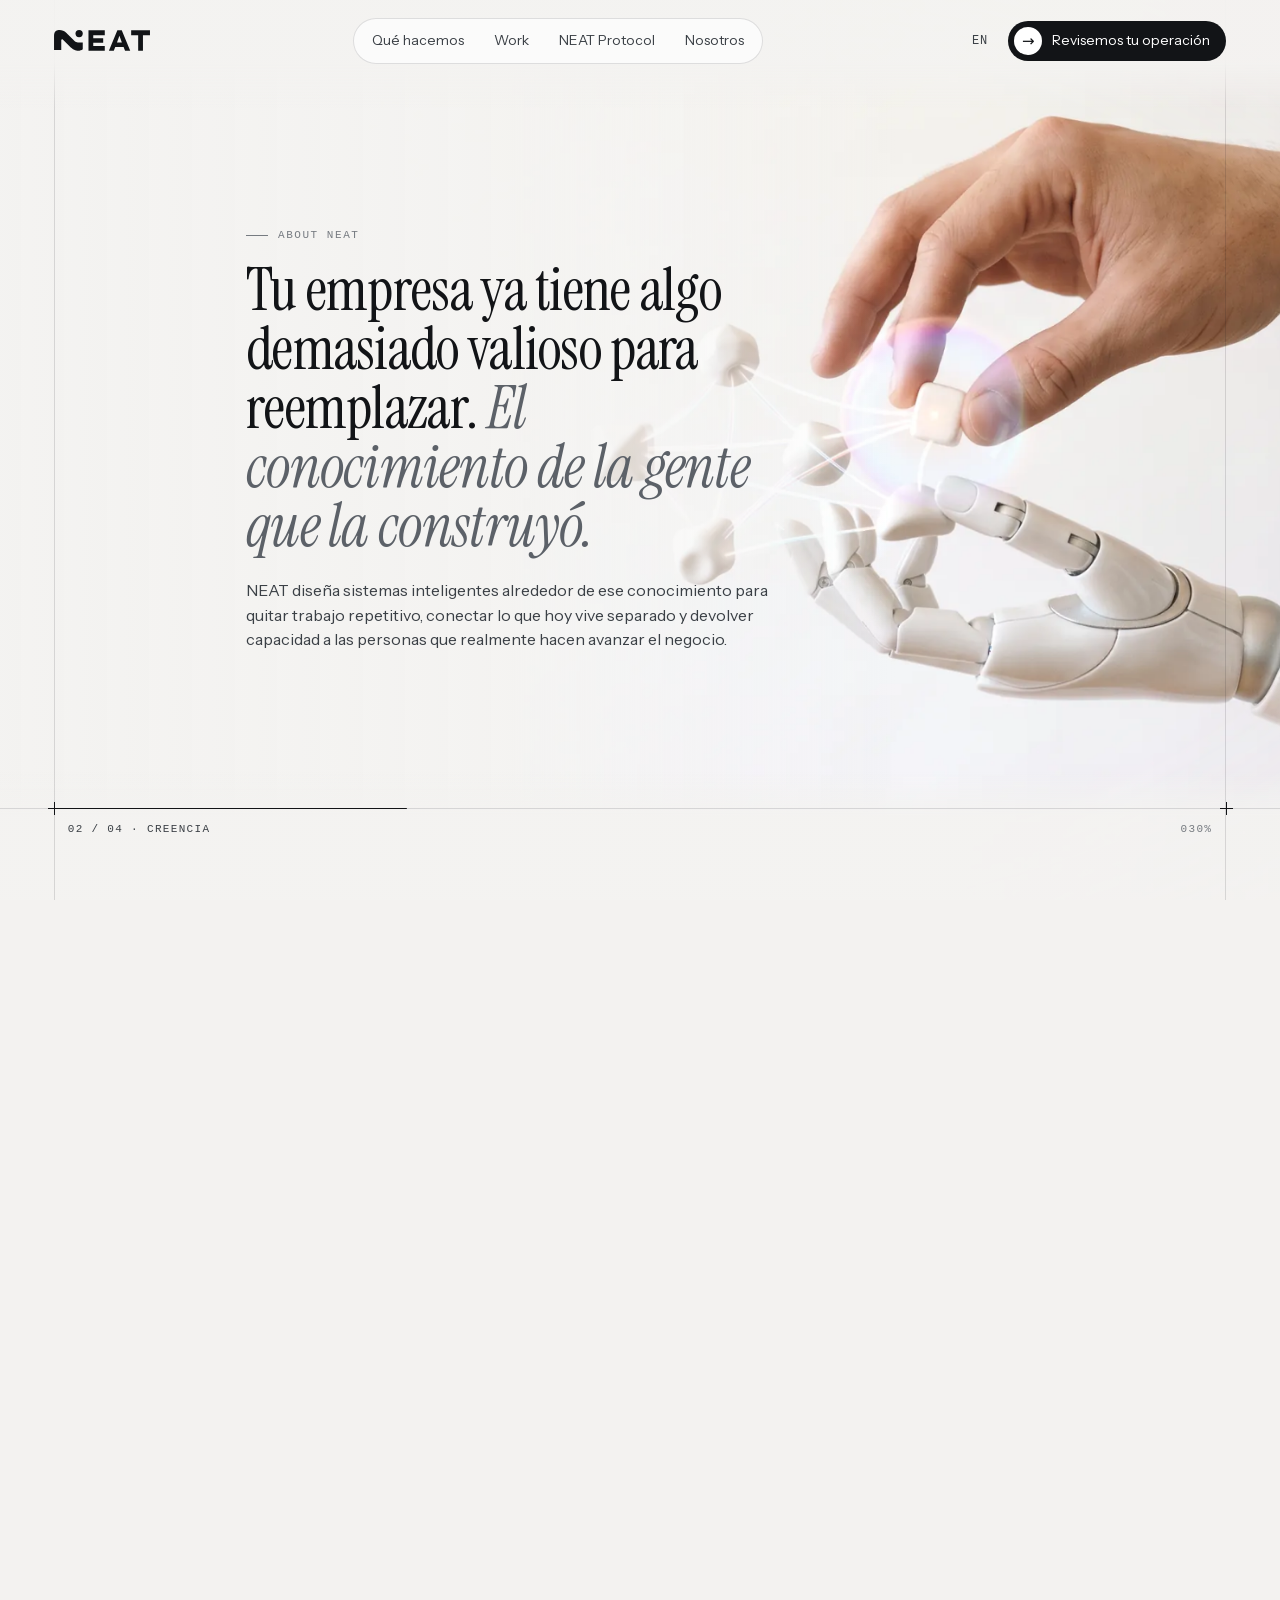
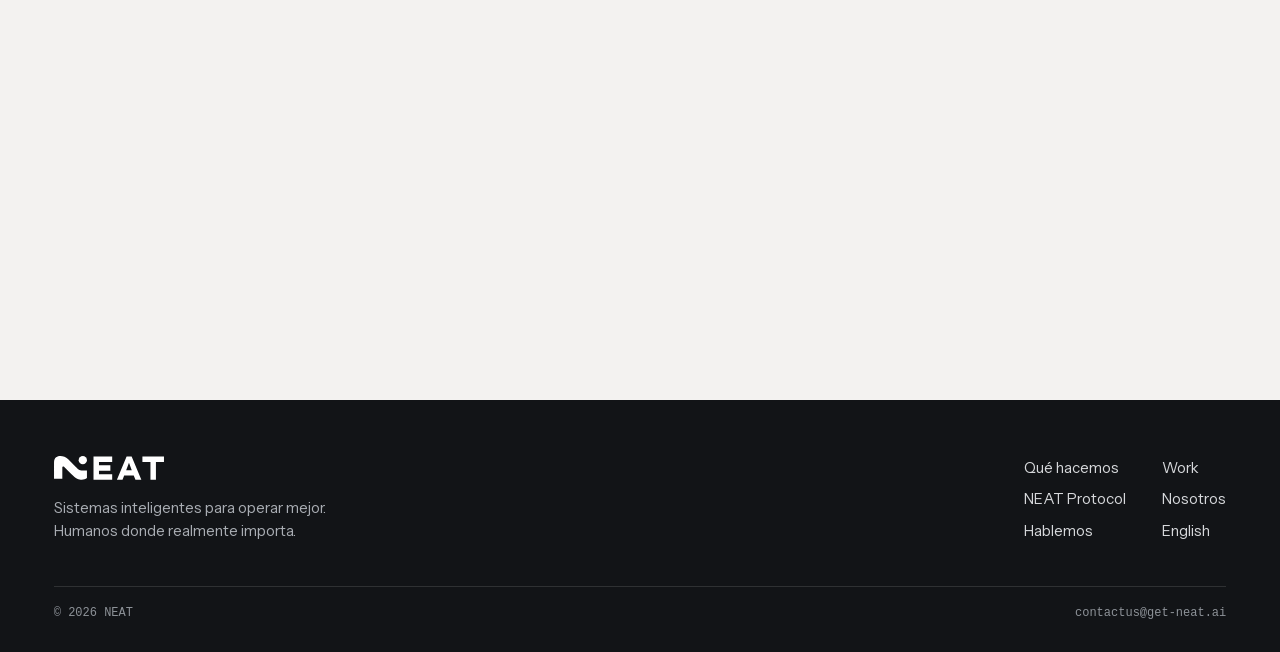
<file: nosotros.html>
<!doctype html>
<html lang="es">
<head>
<meta charset="utf-8">
<meta name="viewport" content="width=device-width, initial-scale=1, viewport-fit=cover">
<title>Nosotros | NEAT</title>
<meta name="description" content="Una firma de sistemas inteligentes que combina criterio de negocio, automatización e implementación para liberar capacidad humana.">
<meta name="theme-color" content="#f3f2f0">
<meta name="robots" content="noindex, nofollow">
<meta property="og:type" content="website">
<meta property="og:site_name" content="NEAT">
<meta property="og:title" content="Nosotros | NEAT">
<meta property="og:description" content="Una firma de sistemas inteligentes que combina criterio de negocio, automatización e implementación para liberar capacidad humana.">
<meta property="og:image" content="https://jeandelamarkm-ui.github.io/neat-web/assets/og.jpg">
<meta name="twitter:card" content="summary_large_image">
<link rel="icon" href="data:image/svg+xml,%3Csvg xmlns='http://www.w3.org/2000/svg' viewBox='0 0 64 64'%3E%3Crect width='64' height='64' rx='14' fill='%230b0d10'/%3E%3Cg transform='translate(12.5 15.5) scale(.17)' fill='white'%3E%3Cpath d='M230.60%20162.00L230.60%20108.00C175.31%20108.00%20178.39%20109.39%20152.75%2083.75L97.68%2028.68C82.83%2013.83%2064.74%207.32%2043.74%207.32C25.28%207.32%200.00%2015.00%200.00%2053.91L0.00%20167.50L58.10%20167.50L58.10%2088.17C58.10%2081.93%2065.64%2078.81%2070.05%2083.22L120.60%20133.77C153.43%20166.59%20173.94%20174.00%20194.34%20174.00C207.91%20174.00%20220.86%20169.54%20230.60%20162.00Z'/%3E%3Ccircle cx='201.55' cy='36.37' r='29.05'/%3E%3C/g%3E%3C/svg%3E">
<link rel="preload" href="assets/fuentes/instrument-sans.woff2" as="font" type="font/woff2" crossorigin>
<link rel="preload" href="assets/fuentes/instrument-serif.woff2" as="font" type="font/woff2" crossorigin>
<link rel="preload" href="assets/fuentes/instrument-serif-italic.woff2" as="font" type="font/woff2" crossorigin>
<link rel="preload" as="image" href="assets/personas-1200.webp" imagesrcset="assets/personas-1200.webp 1200w, assets/personas-2400.webp 2400w" imagesizes="(max-width:900px) 130vh, max(100vw,177.78vh)" fetchpriority="high">
<link rel="stylesheet" href="assets/v3.css">
<script>document.documentElement.className+=" js";window.NEAT_POS={"fx": 0.5076, "fy": 0.5, "fs": 0.12};setTimeout(function(){if(!window.__neat)document.documentElement.classList.remove("js")},4000);</script>
</head>
<body class="p-about">
<a class="skip" href="#main">Saltar al contenido</a>

<header class="top">
  <a class="brand" href="index.html" aria-label="NEAT"><svg class="" viewBox="0 17.3 724 156.7" role="img" aria-label="NEAT"><g transform="translate(0 10.44) scale(.94)"><path d="M230.60 162.00L230.60 108.00C175.31 108.00 178.39 109.39 152.75 83.75L97.68 28.68C82.83 13.83 64.74 7.32 43.74 7.32C25.28 7.32 0.00 15.00 0.00 53.91L0.00 167.50L58.10 167.50L58.10 88.17C58.10 81.93 65.64 78.81 70.05 83.22L120.60 133.77C153.43 166.59 173.94 174.00 194.34 174.00C207.91 174.00 220.86 169.54 230.60 162.00Z"/></g><circle cx="189.46" cy="44.63" r="27.31"/><path d="M260 20H383V56H296V79H371V114H296V138H383V174H260Z"/><path fill-rule="evenodd" d="M414 174L478 20H511L575 174H536L525 145H462L451 174Z M475 111H512L493.5 61Z"/><path d="M582 20H724V56H671V174H635V56H582Z"/></svg></a>
  <nav class="pills" aria-label="Principal"><a href="capacidades.html">Qué hacemos</a><a href="casos.html">Work</a><a href="protocolo.html">NEAT Protocol</a><a href="nosotros.html" aria-current="page">Nosotros</a></nav>
  <a class="lang" href="en/about.html" hreflang="en" lang="en" aria-label="Read in English">EN</a>
  <a class="talk" href="hablemos.html"><i aria-hidden="true">→</i><span>Revisemos tu operación</span></a>
  <button class="menu-btn" aria-expanded="false" aria-controls="drawer" aria-label="Abrir el menú"><i></i><i></i></button>
</header>
<div class="drawer" id="drawer"><a href="capacidades.html">Qué hacemos</a><a href="casos.html">Work</a><a href="protocolo.html">NEAT Protocol</a><a href="nosotros.html" aria-current="page">Nosotros</a><a href="hablemos.html">Hablemos</a><a href="en/about.html" lang="en">English</a><a class="btn" href="hablemos.html">Revisemos tu operación <span class="arr" aria-hidden="true">→</span></a></div>

<div class="stage" aria-hidden="true">
  <div class="scene s4" data-s="4" data-a="0" data-b="1" data-z="0.14" data-pan="0" data-scrim><div class="cam"><img class="plate" data-srcset="assets/personas-1200.webp 1200w, assets/personas-2400.webp 2400w" sizes="(max-width:900px) 130vh, max(100vw,177.78vh)" alt="" decoding="async"></div></div>
  <div class="scene s8" data-s="8" data-a="2" data-b="2" data-z="0.1" data-pan="0" data-scrim><div class="cam"><img class="plate" data-srcset="assets/control-1200.webp 1200w, assets/control-2400.webp 2400w" sizes="(max-width:900px) 130vh, max(100vw,177.78vh)" alt="" decoding="async"></div></div>
  <div class="scene s5" data-s="5" data-a="3" data-b="3" data-z="0" data-pan="0"><div class="cam"><img class="plate" data-srcset="assets/horizonte-1200.webp 1200w, assets/horizonte-2400.webp 2400w" sizes="(max-width:900px) 130vh, max(100vw,177.78vh)" alt="" decoding="async"></div></div>
  <div class="scrim"></div>
  <div class="veil"></div>
</div>
<div class="grid" aria-hidden="true">
  <i class="v l"></i><i class="v r"></i><i class="h"></i><i class="prog"></i><i class="x l"></i><i class="x r"></i>
  <span class="lab" data-names="Nosotros|Creencia|Cómo pensamos|Boutique" data-total="4">01 / 04 · Nosotros</span><span class="coord">000%</span>
</div>


<main id="main">
  <section class="beat first" data-ch="0">
    <div class="inner">
      <p class="eye">About NEAT</p>
      <h1>Tu empresa ya tiene algo demasiado valioso para reemplazar. <em>El conocimiento de la gente que la construyó.</em></h1>
      <p class="lead">NEAT diseña sistemas inteligentes alrededor de ese conocimiento para quitar trabajo repetitivo, conectar lo que hoy vive separado y devolver capacidad a las personas que realmente hacen avanzar el negocio.</p>
    </div>
  </section>
  <section class="beat" data-ch="1">
    <div class="inner">
      <p class="eye">Creencia</p>
      <h2>Humanos donde <em>realmente importa</em>.</h2>
      <p class="lead">La tecnología no debería volver una empresa menos humana. Debería quitarle a las personas el trabajo que no necesita criterio para que puedan concentrarse en el que sí.</p>
      <p class="coda">Automatizamos lo repetitivo. Potenciamos lo importante.</p>
    </div>
  </section>
  <section class="beat" data-ch="2">
    <div class="inner">
      <p class="eye">Cómo pensamos</p>
      <h2>No confundimos sofisticación <em>con complejidad</em>.</h2>
      <ul class="rows"><li><span class="n" aria-hidden="true">—</span><h3>Si puede resolverse de forma simple, preferimos lo simple.</h3></li><li><span class="n" aria-hidden="true">—</span><h3>Si lo que ya tienes funciona, lo aprovechamos.</h3></li><li><span class="n" aria-hidden="true">—</span><h3>Si una decisión necesita criterio, conserva una persona.</h3></li><li><span class="n" aria-hidden="true">—</span><h3>Si un sistema no se puede controlar, no está listo.</h3></li><li><span class="n" aria-hidden="true">—</span><h3>Si no podemos explicar por qué genera valor, no deberíamos construirlo.</h3></li></ul>
    </div>
  </section>
  <section class="beat center" data-ch="3">
    <div class="inner">
      <p class="eye">Boutique by design</p>
      <h2>Pocos proyectos. <em>Mucha responsabilidad.</em></h2>
      <p class="lead">Trabajamos cerca de la dirección y de las personas que realmente operan el proceso. Entendemos, construimos, probamos y acompañamos la adopción.</p>
      <p class="gap">Perfiles del equipo: por confirmar.</p>
      <div class="actions"><a class="btn" href="hablemos.html">Revisemos tu operación <span class="arr" aria-hidden="true">→</span></a><a class="link" href="protocolo.html">Conoce cómo trabajamos <span class="arr" aria-hidden="true">→</span></a></div>
    </div>
  </section>
</main>

<footer class="foot">
  <div class="foot-top">
    <div><svg class="foot-logo" viewBox="0 17.3 724 156.7" role="img" aria-label="NEAT"><g transform="translate(0 10.44) scale(.94)"><path d="M230.60 162.00L230.60 108.00C175.31 108.00 178.39 109.39 152.75 83.75L97.68 28.68C82.83 13.83 64.74 7.32 43.74 7.32C25.28 7.32 0.00 15.00 0.00 53.91L0.00 167.50L58.10 167.50L58.10 88.17C58.10 81.93 65.64 78.81 70.05 83.22L120.60 133.77C153.43 166.59 173.94 174.00 194.34 174.00C207.91 174.00 220.86 169.54 230.60 162.00Z"/></g><circle cx="189.46" cy="44.63" r="27.31"/><path d="M260 20H383V56H296V79H371V114H296V138H383V174H260Z"/><path fill-rule="evenodd" d="M414 174L478 20H511L575 174H536L525 145H462L451 174Z M475 111H512L493.5 61Z"/><path d="M582 20H724V56H671V174H635V56H582Z"/></svg><p>Sistemas inteligentes para operar mejor.<br>Humanos donde realmente importa.</p></div>
    <nav class="foot-nav" aria-label="Sitio"><a href="capacidades.html">Qué hacemos</a><a href="casos.html">Work</a><a href="protocolo.html">NEAT Protocol</a><a href="nosotros.html" aria-current="page">Nosotros</a><a href="hablemos.html">Hablemos</a><a href="en/about.html" lang="en">English</a></nav>
  </div>
  <div class="foot-legal"><span>© 2026 NEAT</span><a href="mailto:contactus@get-neat.ai">contactus@get-neat.ai</a></div>
</footer>
<script src="assets/v3.js"></script>
</body>
</html>
</file>
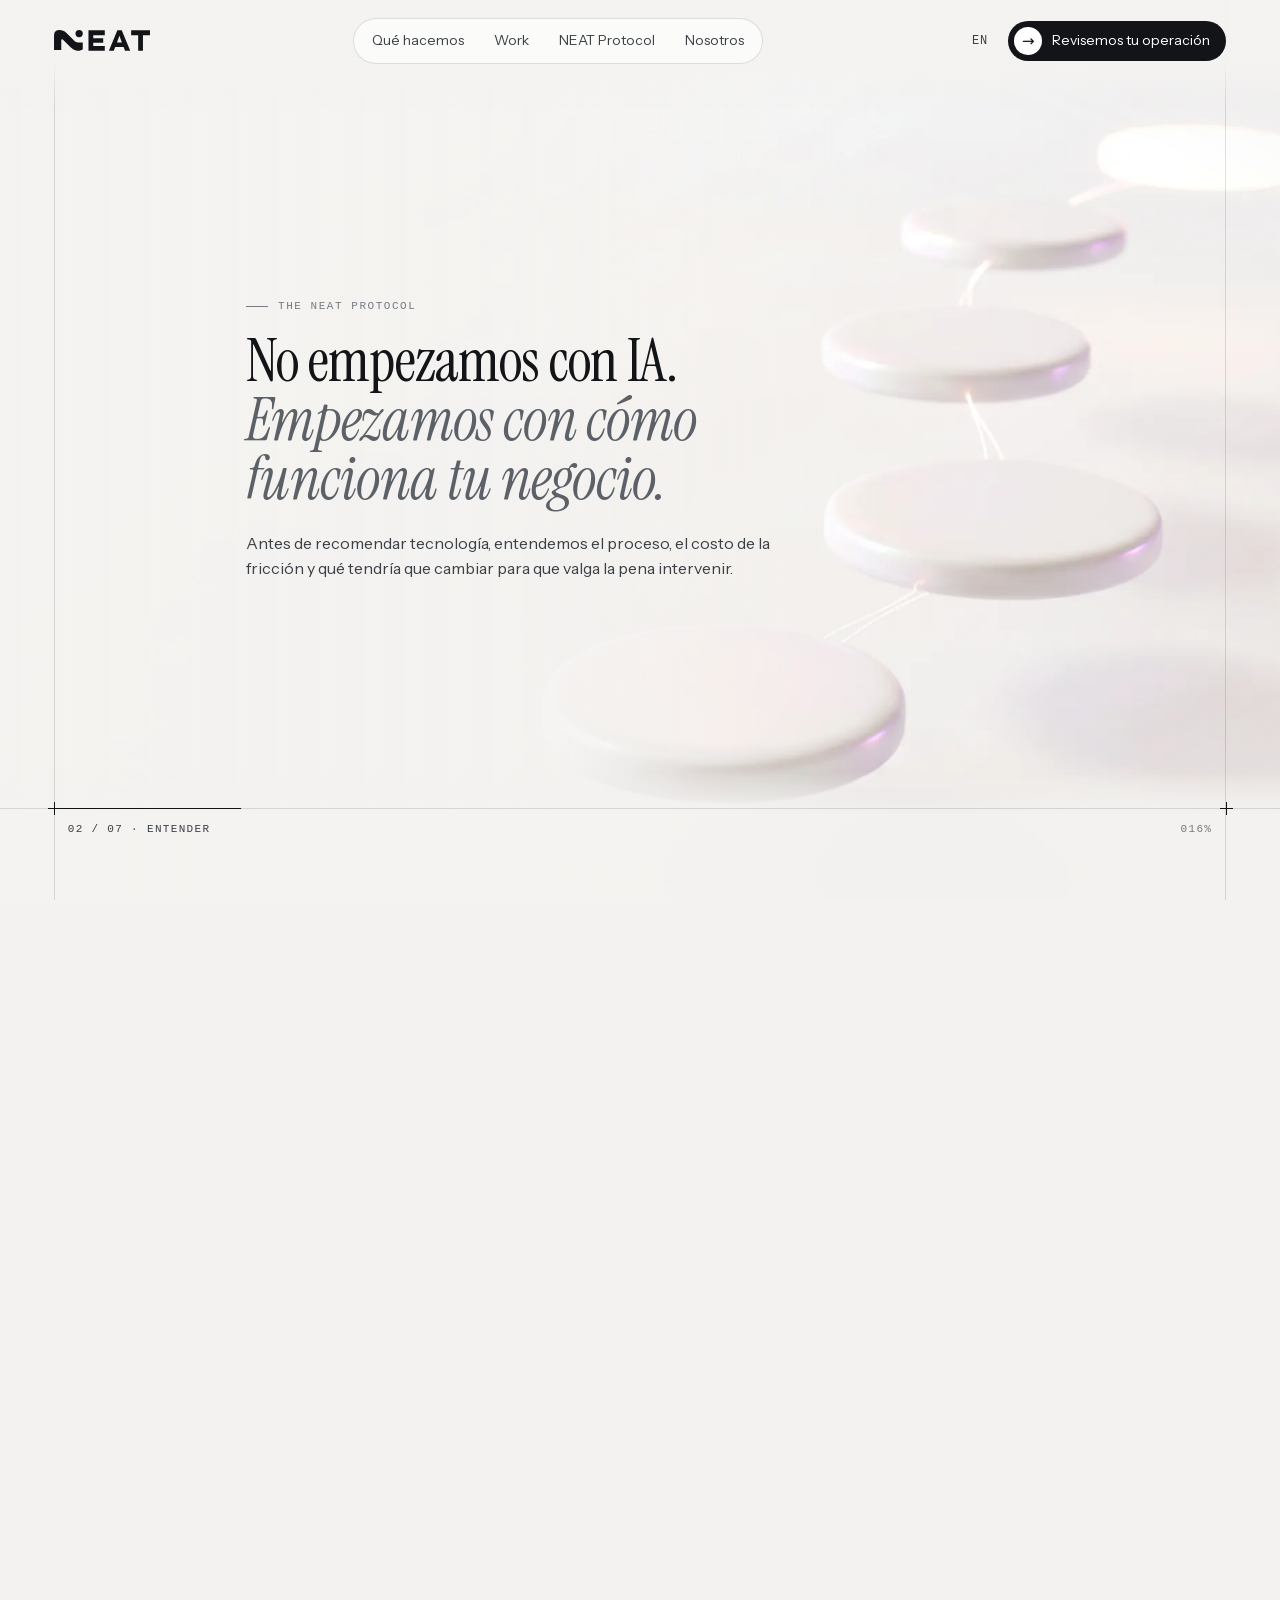
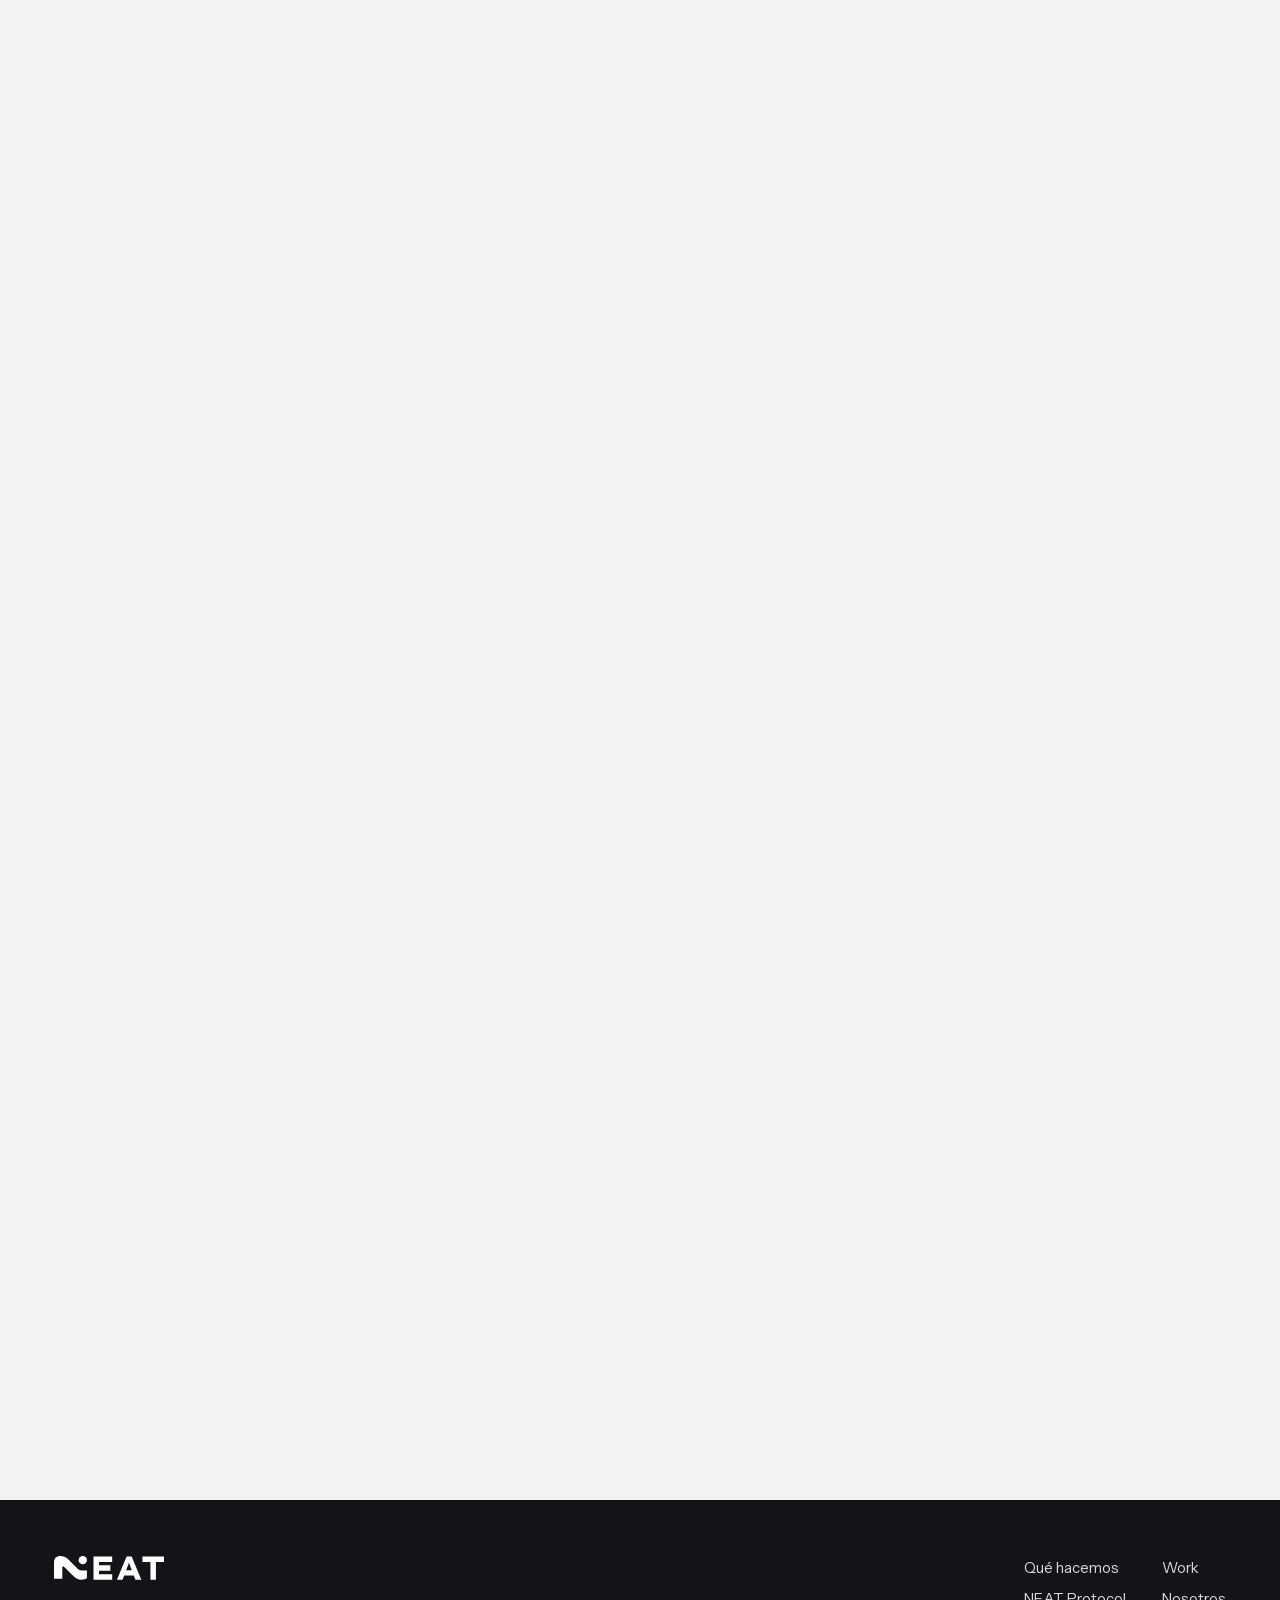
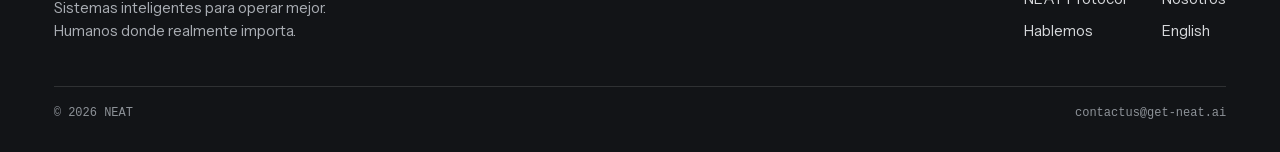
<file: protocolo.html>
<!doctype html>
<html lang="es">
<head>
<meta charset="utf-8">
<meta name="viewport" content="width=device-width, initial-scale=1, viewport-fit=cover">
<title>NEAT Protocol | De la fricción al sistema correcto</title>
<meta name="description" content="Nuestro método para entender, priorizar, diseñar, implementar y medir sistemas inteligentes alrededor de una operación real.">
<meta name="theme-color" content="#f3f2f0">
<meta name="robots" content="noindex, nofollow">
<meta property="og:type" content="website">
<meta property="og:site_name" content="NEAT">
<meta property="og:title" content="NEAT Protocol | De la fricción al sistema correcto">
<meta property="og:description" content="Nuestro método para entender, priorizar, diseñar, implementar y medir sistemas inteligentes alrededor de una operación real.">
<meta property="og:image" content="https://jeandelamarkm-ui.github.io/neat-web/assets/og.jpg">
<meta name="twitter:card" content="summary_large_image">
<link rel="icon" href="data:image/svg+xml,%3Csvg xmlns='http://www.w3.org/2000/svg' viewBox='0 0 64 64'%3E%3Crect width='64' height='64' rx='14' fill='%230b0d10'/%3E%3Cg transform='translate(12.5 15.5) scale(.17)' fill='white'%3E%3Cpath d='M230.60%20162.00L230.60%20108.00C175.31%20108.00%20178.39%20109.39%20152.75%2083.75L97.68%2028.68C82.83%2013.83%2064.74%207.32%2043.74%207.32C25.28%207.32%200.00%2015.00%200.00%2053.91L0.00%20167.50L58.10%20167.50L58.10%2088.17C58.10%2081.93%2065.64%2078.81%2070.05%2083.22L120.60%20133.77C153.43%20166.59%20173.94%20174.00%20194.34%20174.00C207.91%20174.00%20220.86%20169.54%20230.60%20162.00Z'/%3E%3Ccircle cx='201.55' cy='36.37' r='29.05'/%3E%3C/g%3E%3C/svg%3E">
<link rel="preload" href="assets/fuentes/instrument-sans.woff2" as="font" type="font/woff2" crossorigin>
<link rel="preload" href="assets/fuentes/instrument-serif.woff2" as="font" type="font/woff2" crossorigin>
<link rel="preload" href="assets/fuentes/instrument-serif-italic.woff2" as="font" type="font/woff2" crossorigin>
<link rel="preload" as="image" href="assets/metodo-1200.webp" imagesrcset="assets/metodo-1200.webp 1200w, assets/metodo-2400.webp 2400w" imagesizes="(max-width:900px) 130vh, max(100vw,177.78vh)" fetchpriority="high">
<link rel="stylesheet" href="assets/v3.css">
<script>document.documentElement.className+=" js";window.NEAT_POS={"fx": 0.5076, "fy": 0.5, "fs": 0.12};setTimeout(function(){if(!window.__neat)document.documentElement.classList.remove("js")},4000);</script>
</head>
<body class="p-proto">
<a class="skip" href="#main">Saltar al contenido</a>

<header class="top">
  <a class="brand" href="index.html" aria-label="NEAT"><svg class="" viewBox="0 17.3 724 156.7" role="img" aria-label="NEAT"><g transform="translate(0 10.44) scale(.94)"><path d="M230.60 162.00L230.60 108.00C175.31 108.00 178.39 109.39 152.75 83.75L97.68 28.68C82.83 13.83 64.74 7.32 43.74 7.32C25.28 7.32 0.00 15.00 0.00 53.91L0.00 167.50L58.10 167.50L58.10 88.17C58.10 81.93 65.64 78.81 70.05 83.22L120.60 133.77C153.43 166.59 173.94 174.00 194.34 174.00C207.91 174.00 220.86 169.54 230.60 162.00Z"/></g><circle cx="189.46" cy="44.63" r="27.31"/><path d="M260 20H383V56H296V79H371V114H296V138H383V174H260Z"/><path fill-rule="evenodd" d="M414 174L478 20H511L575 174H536L525 145H462L451 174Z M475 111H512L493.5 61Z"/><path d="M582 20H724V56H671V174H635V56H582Z"/></svg></a>
  <nav class="pills" aria-label="Principal"><a href="capacidades.html">Qué hacemos</a><a href="casos.html">Work</a><a href="protocolo.html" aria-current="page">NEAT Protocol</a><a href="nosotros.html">Nosotros</a></nav>
  <a class="lang" href="en/protocol.html" hreflang="en" lang="en" aria-label="Read in English">EN</a>
  <a class="talk" href="hablemos.html"><i aria-hidden="true">→</i><span>Revisemos tu operación</span></a>
  <button class="menu-btn" aria-expanded="false" aria-controls="drawer" aria-label="Abrir el menú"><i></i><i></i></button>
</header>
<div class="drawer" id="drawer"><a href="capacidades.html">Qué hacemos</a><a href="casos.html">Work</a><a href="protocolo.html" aria-current="page">NEAT Protocol</a><a href="nosotros.html">Nosotros</a><a href="hablemos.html">Hablemos</a><a href="en/protocol.html" lang="en">English</a><a class="btn" href="hablemos.html">Revisemos tu operación <span class="arr" aria-hidden="true">→</span></a></div>

<div class="stage" aria-hidden="true">
  <div class="scene s7" data-s="7" data-a="0" data-b="5" data-z="0.34" data-pan="-4" data-scrim><div class="cam"><img class="plate" data-srcset="assets/metodo-1200.webp 1200w, assets/metodo-2400.webp 2400w" sizes="(max-width:900px) 130vh, max(100vw,177.78vh)" alt="" decoding="async"></div></div>
  <div class="scene s5" data-s="5" data-a="6" data-b="6" data-z="0" data-pan="0"><div class="cam"><img class="plate" data-srcset="assets/horizonte-1200.webp 1200w, assets/horizonte-2400.webp 2400w" sizes="(max-width:900px) 130vh, max(100vw,177.78vh)" alt="" decoding="async"></div></div>
  <div class="scrim"></div>
  <div class="veil"></div>
</div>
<div class="grid" aria-hidden="true">
  <i class="v l"></i><i class="v r"></i><i class="h"></i><i class="prog"></i><i class="x l"></i><i class="x r"></i>
  <span class="lab" data-names="Protocol|Entender|Encontrar|Diseñar|Implementar|Medir|Una regla" data-total="7">01 / 07 · Protocol</span><span class="coord">000%</span>
</div>


<main id="main">
  <section class="beat first" data-ch="0">
    <div class="inner">
      <p class="eye">The NEAT Protocol</p>
      <h1>No empezamos con IA. <em>Empezamos con cómo funciona tu negocio.</em></h1>
      <p class="lead">Antes de recomendar tecnología, entendemos el proceso, el costo de la fricción y qué tendría que cambiar para que valga la pena intervenir.</p>
    </div>
  </section>
  <section class="beat" data-ch="1">
    <div class="inner">
      <p class="eye">01 · Entender</p>
      <p class="big-n" aria-hidden="true">01</p>
      <h2>Ver la operación como realmente funciona.</h2>
      <p class="lead">Personas, pasos, sistemas, excepciones, decisiones y dependencias. No el proceso ideal del manual: el proceso real.</p>
    </div>
  </section>
  <section class="beat" data-ch="2">
    <div class="inner">
      <p class="eye">02 · Encontrar</p>
      <p class="big-n" aria-hidden="true">02</p>
      <h2>No toda fricción merece tecnología.</h2>
      <p class="lead">Priorizamos dónde existe una oportunidad económica y operacional suficiente para justificar una intervención.</p>
    </div>
  </section>
  <section class="beat" data-ch="3">
    <div class="inner">
      <p class="eye">03 · Diseñar</p>
      <p class="big-n" aria-hidden="true">03</p>
      <h2>Simplificar antes de automatizar.</h2>
      <p class="lead">Definimos qué debe moverse solo, qué necesita una persona, qué sistemas deben conectarse y cómo se controla una excepción.</p>
    </div>
  </section>
  <section class="beat" data-ch="4">
    <div class="inner">
      <p class="eye">04 · Implementar</p>
      <p class="big-n" aria-hidden="true">04</p>
      <h2>Un sistema solo sirve si entra al trabajo real.</h2>
      <p class="lead">Construimos, conectamos, probamos y llevamos la solución a la operación con responsables y criterios claros.</p>
    </div>
  </section>
  <section class="beat" data-ch="5">
    <div class="inner">
      <p class="eye">05 · Medir</p>
      <p class="big-n" aria-hidden="true">05</p>
      <h2>Lo que cambia, se comprueba.</h2>
      <p class="lead">Comparamos contra la línea base disponible, revisamos adopción y decidimos qué vale la pena mejorar o escalar.</p>
    </div>
  </section>
  <section class="beat close" data-ch="6">
    <div class="inner">
      <div class="mark"><svg class="" viewBox="0 17.3 724 156.7" aria-hidden="true"><g transform="translate(0 10.44) scale(.94)"><path d="M230.60 162.00L230.60 108.00C175.31 108.00 178.39 109.39 152.75 83.75L97.68 28.68C82.83 13.83 64.74 7.32 43.74 7.32C25.28 7.32 0.00 15.00 0.00 53.91L0.00 167.50L58.10 167.50L58.10 88.17C58.10 81.93 65.64 78.81 70.05 83.22L120.60 133.77C153.43 166.59 173.94 174.00 194.34 174.00C207.91 174.00 220.86 169.54 230.60 162.00Z"/></g><circle class="dot" cx="189.46" cy="44.63" r="27.31"/><path d="M260 20H383V56H296V79H371V114H296V138H383V174H260Z"/><path fill-rule="evenodd" d="M414 174L478 20H511L575 174H536L525 145H462L451 174Z M475 111H512L493.5 61Z"/><path d="M582 20H724V56H671V174H635V56H582Z"/></svg></div>
      <h2>Si automatizarlo no tiene sentido, <em>no lo automatizamos</em>.</h2>
      <p class="lead">A veces la mejor solución es configurar mejor lo que ya tienes, rediseñar el proceso o no construir nada todavía.</p>
      <div class="actions"><a class="btn" href="hablemos.html">Revisemos tu operación <span class="arr" aria-hidden="true">→</span></a></div>
      <p class="coda">Tecnología cuando suma. Criterio siempre.</p>
    </div>
  </section>
</main>

<footer class="foot">
  <div class="foot-top">
    <div><svg class="foot-logo" viewBox="0 17.3 724 156.7" role="img" aria-label="NEAT"><g transform="translate(0 10.44) scale(.94)"><path d="M230.60 162.00L230.60 108.00C175.31 108.00 178.39 109.39 152.75 83.75L97.68 28.68C82.83 13.83 64.74 7.32 43.74 7.32C25.28 7.32 0.00 15.00 0.00 53.91L0.00 167.50L58.10 167.50L58.10 88.17C58.10 81.93 65.64 78.81 70.05 83.22L120.60 133.77C153.43 166.59 173.94 174.00 194.34 174.00C207.91 174.00 220.86 169.54 230.60 162.00Z"/></g><circle cx="189.46" cy="44.63" r="27.31"/><path d="M260 20H383V56H296V79H371V114H296V138H383V174H260Z"/><path fill-rule="evenodd" d="M414 174L478 20H511L575 174H536L525 145H462L451 174Z M475 111H512L493.5 61Z"/><path d="M582 20H724V56H671V174H635V56H582Z"/></svg><p>Sistemas inteligentes para operar mejor.<br>Humanos donde realmente importa.</p></div>
    <nav class="foot-nav" aria-label="Sitio"><a href="capacidades.html">Qué hacemos</a><a href="casos.html">Work</a><a href="protocolo.html" aria-current="page">NEAT Protocol</a><a href="nosotros.html">Nosotros</a><a href="hablemos.html">Hablemos</a><a href="en/protocol.html" lang="en">English</a></nav>
  </div>
  <div class="foot-legal"><span>© 2026 NEAT</span><a href="mailto:contactus@get-neat.ai">contactus@get-neat.ai</a></div>
</footer>
<script src="assets/v3.js"></script>
</body>
</html>
</file>
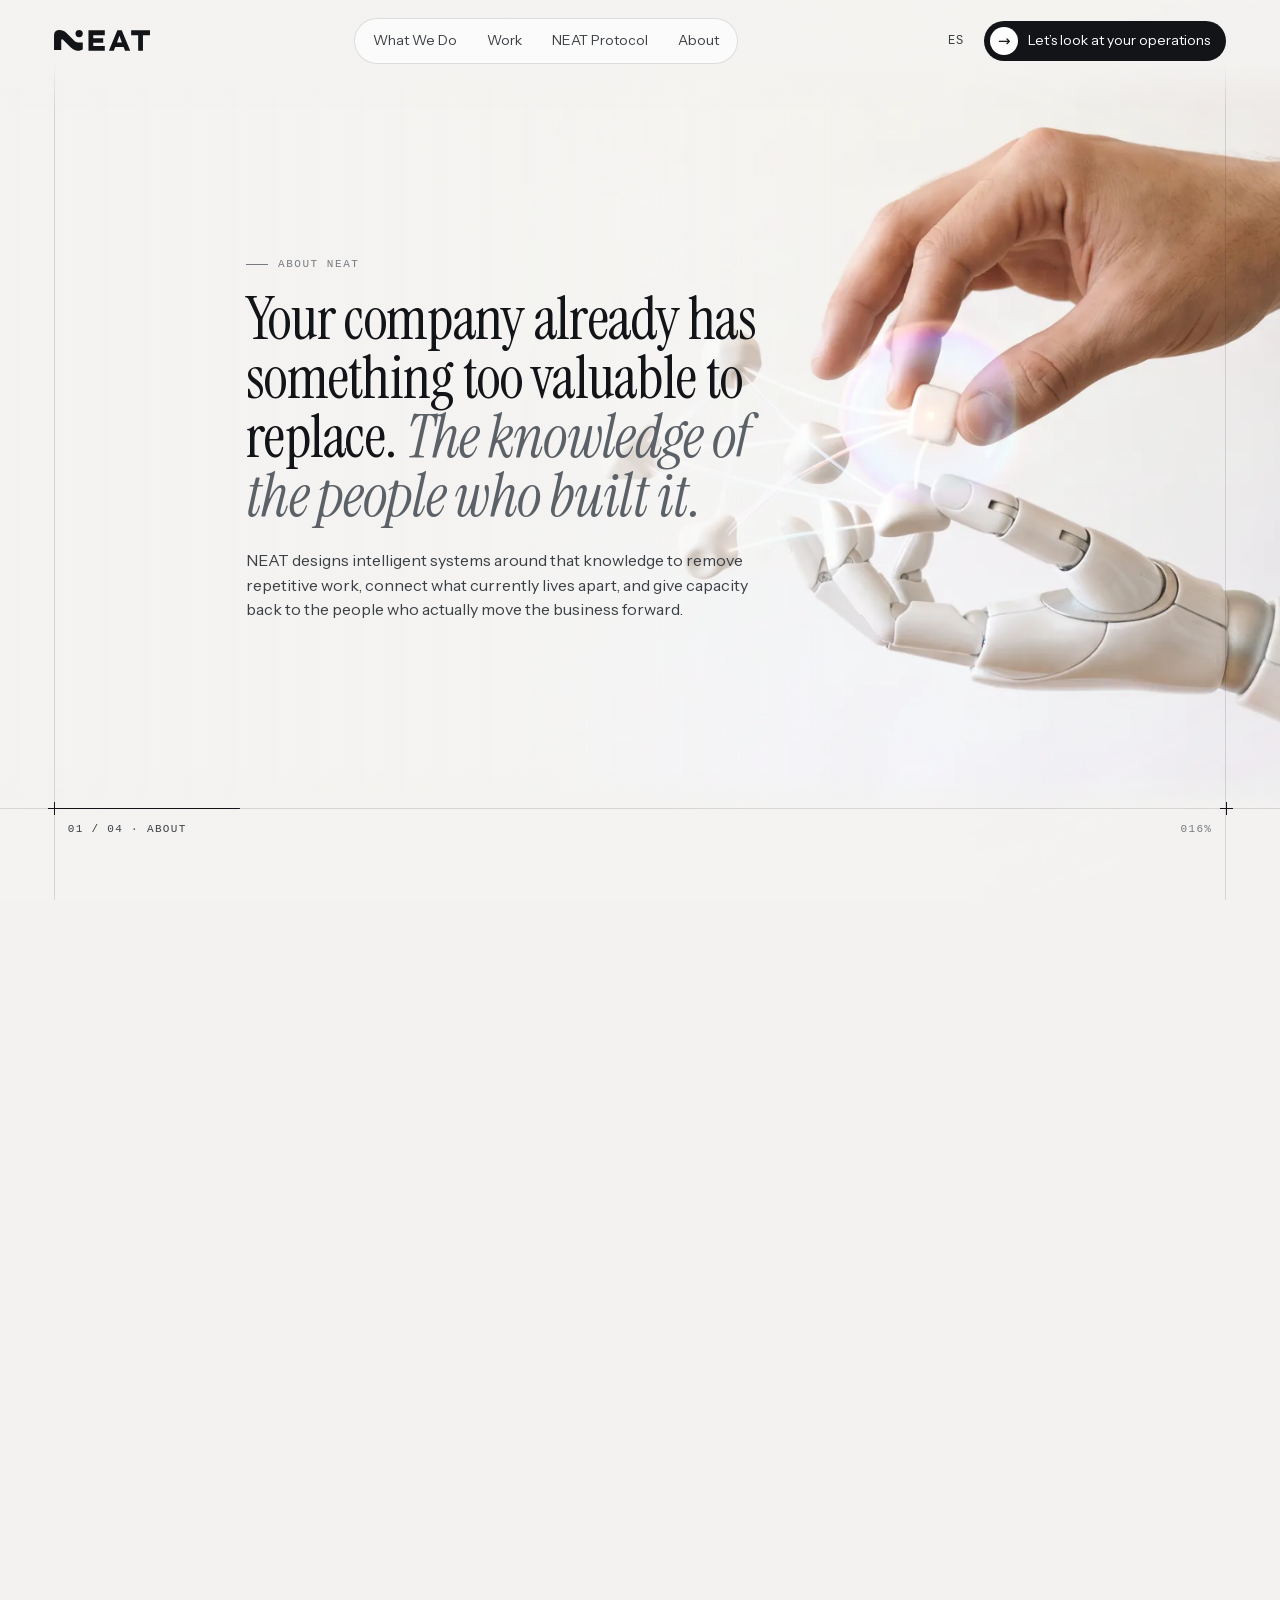
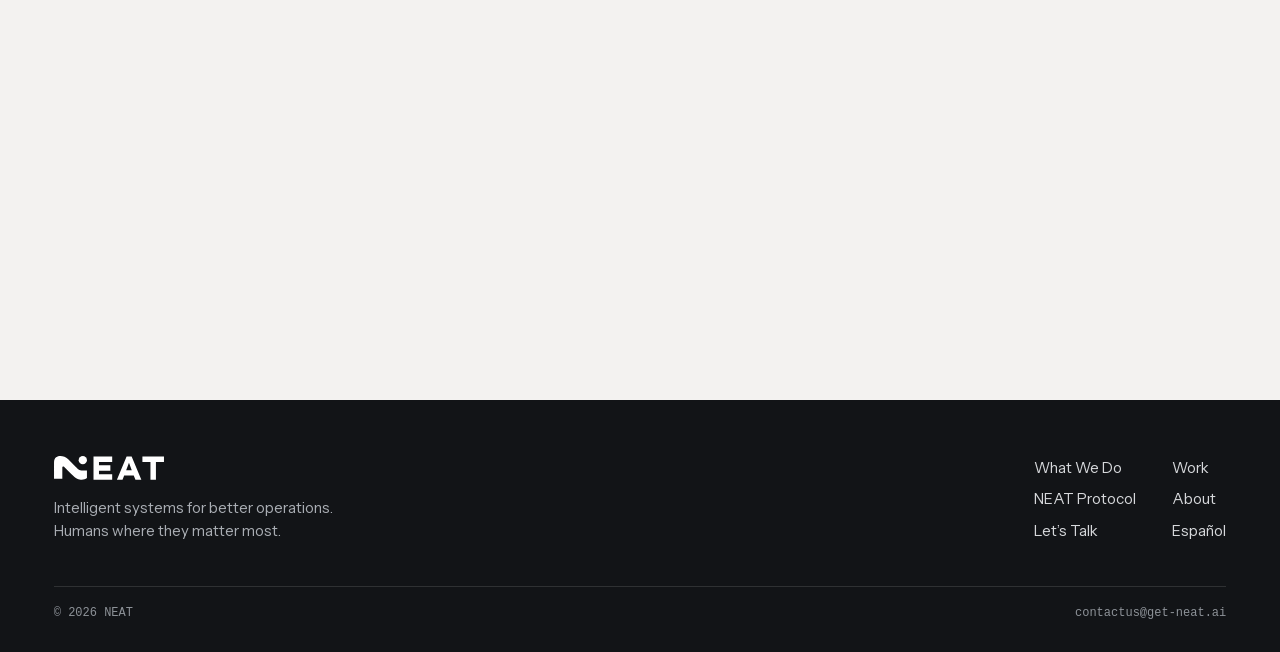
<file: en/about.html>
<!doctype html>
<html lang="en">
<head>
<meta charset="utf-8">
<meta name="viewport" content="width=device-width, initial-scale=1, viewport-fit=cover">
<title>About NEAT | Business-First AI &amp; Automation</title>
<meta name="description" content="NEAT combines business judgment, automation, and implementation to free up human capacity and build better operations.">
<meta name="theme-color" content="#f3f2f0">
<meta name="robots" content="noindex, nofollow">
<meta property="og:type" content="website">
<meta property="og:site_name" content="NEAT">
<meta property="og:title" content="About NEAT | Business-First AI &amp; Automation">
<meta property="og:description" content="NEAT combines business judgment, automation, and implementation to free up human capacity and build better operations.">
<meta property="og:image" content="https://jeandelamarkm-ui.github.io/neat-web/assets/og.jpg">
<meta name="twitter:card" content="summary_large_image">
<link rel="icon" href="data:image/svg+xml,%3Csvg xmlns='http://www.w3.org/2000/svg' viewBox='0 0 64 64'%3E%3Crect width='64' height='64' rx='14' fill='%230b0d10'/%3E%3Cg transform='translate(12.5 15.5) scale(.17)' fill='white'%3E%3Cpath d='M230.60%20162.00L230.60%20108.00C175.31%20108.00%20178.39%20109.39%20152.75%2083.75L97.68%2028.68C82.83%2013.83%2064.74%207.32%2043.74%207.32C25.28%207.32%200.00%2015.00%200.00%2053.91L0.00%20167.50L58.10%20167.50L58.10%2088.17C58.10%2081.93%2065.64%2078.81%2070.05%2083.22L120.60%20133.77C153.43%20166.59%20173.94%20174.00%20194.34%20174.00C207.91%20174.00%20220.86%20169.54%20230.60%20162.00Z'/%3E%3Ccircle cx='201.55' cy='36.37' r='29.05'/%3E%3C/g%3E%3C/svg%3E">
<link rel="preload" href="../assets/fuentes/instrument-sans.woff2" as="font" type="font/woff2" crossorigin>
<link rel="preload" href="../assets/fuentes/instrument-serif.woff2" as="font" type="font/woff2" crossorigin>
<link rel="preload" href="../assets/fuentes/instrument-serif-italic.woff2" as="font" type="font/woff2" crossorigin>
<link rel="preload" as="image" href="../assets/personas-1200.webp" imagesrcset="../assets/personas-1200.webp 1200w, ../assets/personas-2400.webp 2400w" imagesizes="(max-width:900px) 130vh, max(100vw,177.78vh)" fetchpriority="high">
<link rel="stylesheet" href="../assets/v3.css">
<script>document.documentElement.className+=" js";window.NEAT_POS={"fx": 0.5076, "fy": 0.5, "fs": 0.12};setTimeout(function(){if(!window.__neat)document.documentElement.classList.remove("js")},4000);</script>
</head>
<body class="p-about">
<a class="skip" href="#main">Skip to content</a>

<header class="top">
  <a class="brand" href="index.html" aria-label="NEAT"><svg class="" viewBox="0 17.3 724 156.7" role="img" aria-label="NEAT"><g transform="translate(0 10.44) scale(.94)"><path d="M230.60 162.00L230.60 108.00C175.31 108.00 178.39 109.39 152.75 83.75L97.68 28.68C82.83 13.83 64.74 7.32 43.74 7.32C25.28 7.32 0.00 15.00 0.00 53.91L0.00 167.50L58.10 167.50L58.10 88.17C58.10 81.93 65.64 78.81 70.05 83.22L120.60 133.77C153.43 166.59 173.94 174.00 194.34 174.00C207.91 174.00 220.86 169.54 230.60 162.00Z"/></g><circle cx="189.46" cy="44.63" r="27.31"/><path d="M260 20H383V56H296V79H371V114H296V138H383V174H260Z"/><path fill-rule="evenodd" d="M414 174L478 20H511L575 174H536L525 145H462L451 174Z M475 111H512L493.5 61Z"/><path d="M582 20H724V56H671V174H635V56H582Z"/></svg></a>
  <nav class="pills" aria-label="Main"><a href="capabilities.html">What We Do</a><a href="work.html">Work</a><a href="protocol.html">NEAT Protocol</a><a href="about.html" aria-current="page">About</a></nav>
  <a class="lang" href="../nosotros.html" hreflang="es" lang="es" aria-label="Leer en español">ES</a>
  <a class="talk" href="contact.html"><i aria-hidden="true">→</i><span>Let’s look at your operations</span></a>
  <button class="menu-btn" aria-expanded="false" aria-controls="drawer" aria-label="Open menu"><i></i><i></i></button>
</header>
<div class="drawer" id="drawer"><a href="capabilities.html">What We Do</a><a href="work.html">Work</a><a href="protocol.html">NEAT Protocol</a><a href="about.html" aria-current="page">About</a><a href="contact.html">Let’s Talk</a><a href="../nosotros.html" lang="es">Español</a><a class="btn" href="contact.html">Let’s look at your operations <span class="arr" aria-hidden="true">→</span></a></div>

<div class="stage" aria-hidden="true">
  <div class="scene s4" data-s="4" data-a="0" data-b="1" data-z="0.14" data-pan="0" data-scrim><div class="cam"><img class="plate" data-srcset="../assets/personas-1200.webp 1200w, ../assets/personas-2400.webp 2400w" sizes="(max-width:900px) 130vh, max(100vw,177.78vh)" alt="" decoding="async"></div></div>
  <div class="scene s8" data-s="8" data-a="2" data-b="2" data-z="0.1" data-pan="0" data-scrim><div class="cam"><img class="plate" data-srcset="../assets/control-1200.webp 1200w, ../assets/control-2400.webp 2400w" sizes="(max-width:900px) 130vh, max(100vw,177.78vh)" alt="" decoding="async"></div></div>
  <div class="scene s5" data-s="5" data-a="3" data-b="3" data-z="0" data-pan="0"><div class="cam"><img class="plate" data-srcset="../assets/horizonte-1200.webp 1200w, ../assets/horizonte-2400.webp 2400w" sizes="(max-width:900px) 130vh, max(100vw,177.78vh)" alt="" decoding="async"></div></div>
  <div class="scrim"></div>
  <div class="veil"></div>
</div>
<div class="grid" aria-hidden="true">
  <i class="v l"></i><i class="v r"></i><i class="h"></i><i class="prog"></i><i class="x l"></i><i class="x r"></i>
  <span class="lab" data-names="About|Belief|How we think|Boutique" data-total="4">01 / 04 · About</span><span class="coord">000%</span>
</div>


<main id="main">
  <section class="beat first" data-ch="0">
    <div class="inner">
      <p class="eye">About NEAT</p>
      <h1>Your company already has something too valuable to replace. <em>The knowledge of the people who built it.</em></h1>
      <p class="lead">NEAT designs intelligent systems around that knowledge to remove repetitive work, connect what currently lives apart, and give capacity back to the people who actually move the business forward.</p>
    </div>
  </section>
  <section class="beat" data-ch="1">
    <div class="inner">
      <p class="eye">Belief</p>
      <h2>Humans where <em>they matter most</em>.</h2>
      <p class="lead">Technology should not make a company less human. It should take away the work that does not require human judgment so people can focus on the work that does.</p>
      <p class="coda">We automate the repetitive. We amplify what matters.</p>
    </div>
  </section>
  <section class="beat" data-ch="2">
    <div class="inner">
      <p class="eye">How we think</p>
      <h2>We don’t confuse sophistication <em>with complexity</em>.</h2>
      <ul class="rows"><li><span class="n" aria-hidden="true">—</span><h3>If simple solves it, we choose simple.</h3></li><li><span class="n" aria-hidden="true">—</span><h3>If what you already have works, we use it.</h3></li><li><span class="n" aria-hidden="true">—</span><h3>If a decision needs judgment, a person stays in the loop.</h3></li><li><span class="n" aria-hidden="true">—</span><h3>If a system cannot be controlled, it is not ready.</h3></li><li><span class="n" aria-hidden="true">—</span><h3>If we cannot explain why it creates value, we should not build it.</h3></li></ul>
    </div>
  </section>
  <section class="beat center" data-ch="3">
    <div class="inner">
      <p class="eye">Boutique by design</p>
      <h2>Fewer projects. <em>More accountability.</em></h2>
      <p class="lead">We work closely with leadership and the people who actually run the process. We understand, build, test, and support adoption.</p>
      <p class="gap">Team profiles: to be confirmed.</p>
      <div class="actions"><a class="btn" href="contact.html">Let’s look at your operations <span class="arr" aria-hidden="true">→</span></a><a class="link" href="protocol.html">See how we work <span class="arr" aria-hidden="true">→</span></a></div>
    </div>
  </section>
</main>

<footer class="foot">
  <div class="foot-top">
    <div><svg class="foot-logo" viewBox="0 17.3 724 156.7" role="img" aria-label="NEAT"><g transform="translate(0 10.44) scale(.94)"><path d="M230.60 162.00L230.60 108.00C175.31 108.00 178.39 109.39 152.75 83.75L97.68 28.68C82.83 13.83 64.74 7.32 43.74 7.32C25.28 7.32 0.00 15.00 0.00 53.91L0.00 167.50L58.10 167.50L58.10 88.17C58.10 81.93 65.64 78.81 70.05 83.22L120.60 133.77C153.43 166.59 173.94 174.00 194.34 174.00C207.91 174.00 220.86 169.54 230.60 162.00Z"/></g><circle cx="189.46" cy="44.63" r="27.31"/><path d="M260 20H383V56H296V79H371V114H296V138H383V174H260Z"/><path fill-rule="evenodd" d="M414 174L478 20H511L575 174H536L525 145H462L451 174Z M475 111H512L493.5 61Z"/><path d="M582 20H724V56H671V174H635V56H582Z"/></svg><p>Intelligent systems for better operations.<br>Humans where they matter most.</p></div>
    <nav class="foot-nav" aria-label="Site"><a href="capabilities.html">What We Do</a><a href="work.html">Work</a><a href="protocol.html">NEAT Protocol</a><a href="about.html" aria-current="page">About</a><a href="contact.html">Let’s Talk</a><a href="../nosotros.html" lang="es">Español</a></nav>
  </div>
  <div class="foot-legal"><span>© 2026 NEAT</span><a href="mailto:contactus@get-neat.ai">contactus@get-neat.ai</a></div>
</footer>
<script src="../assets/v3.js"></script>
</body>
</html>
</file>
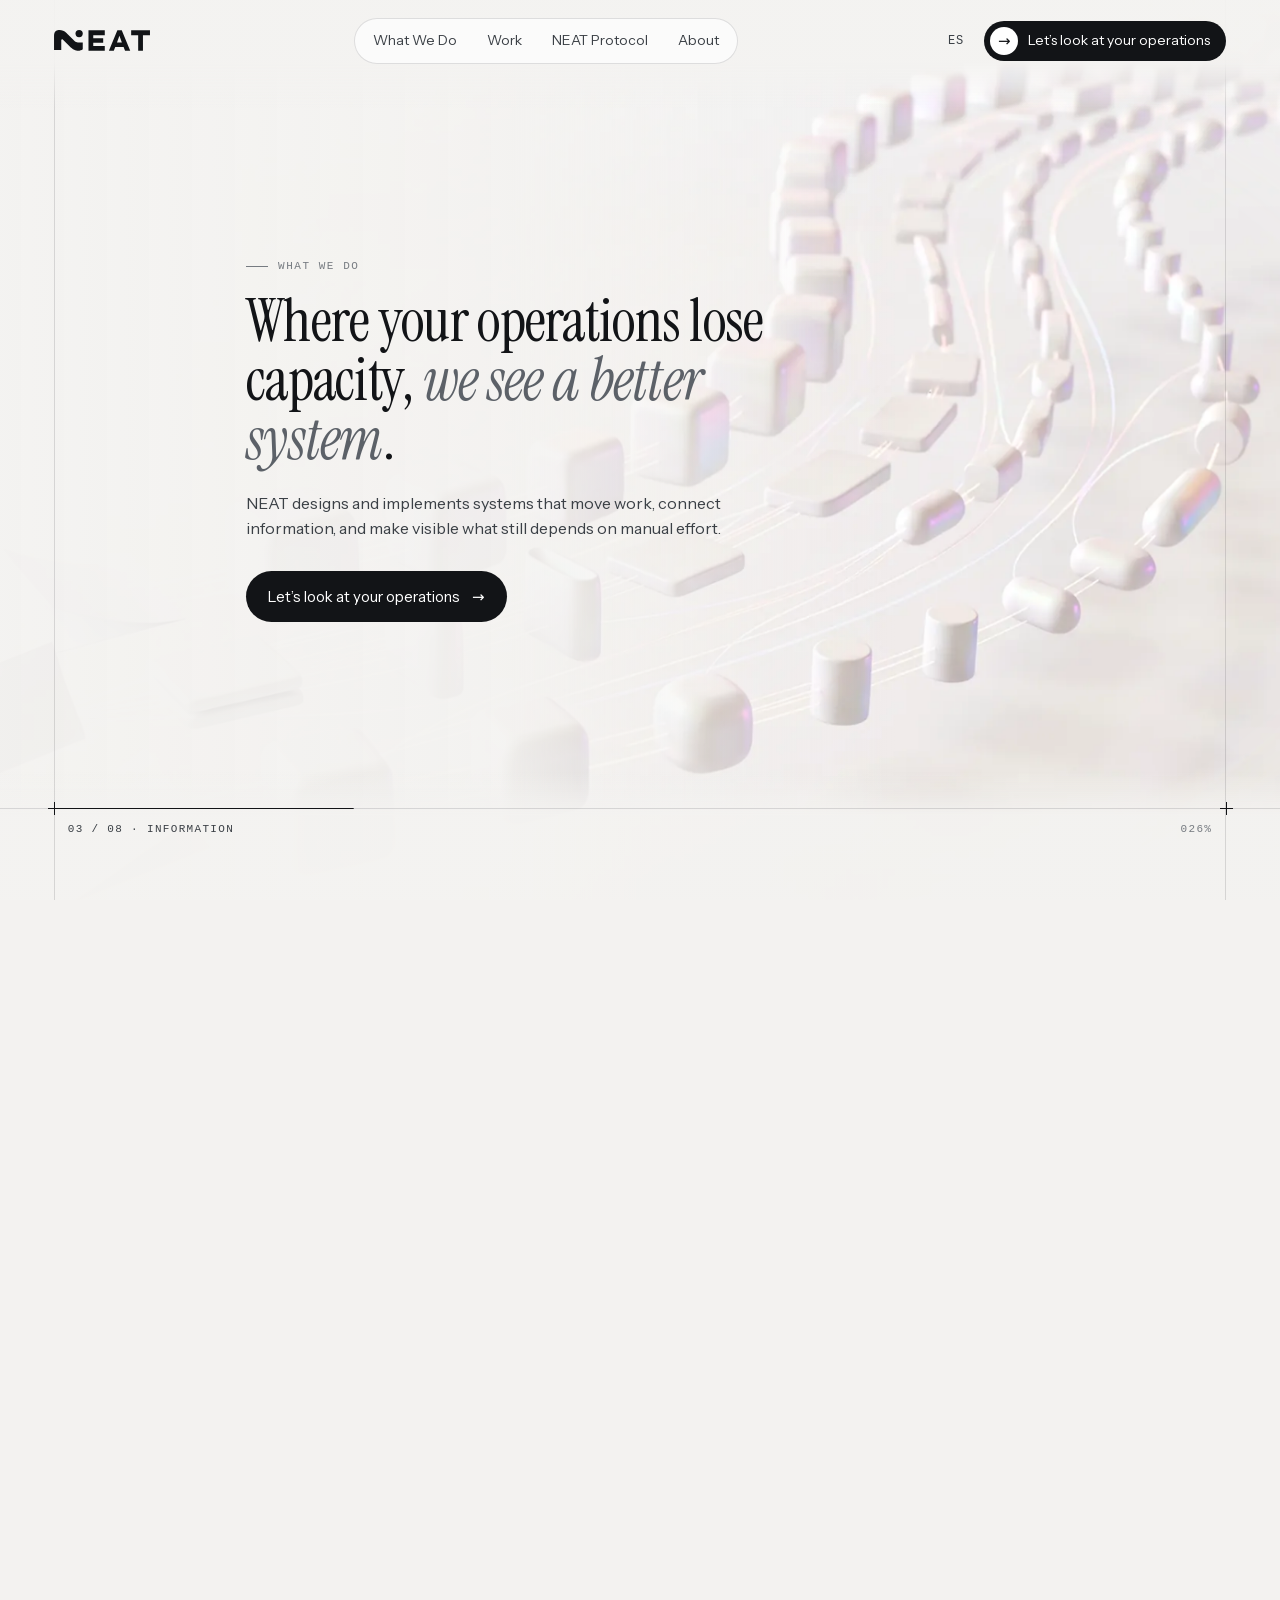
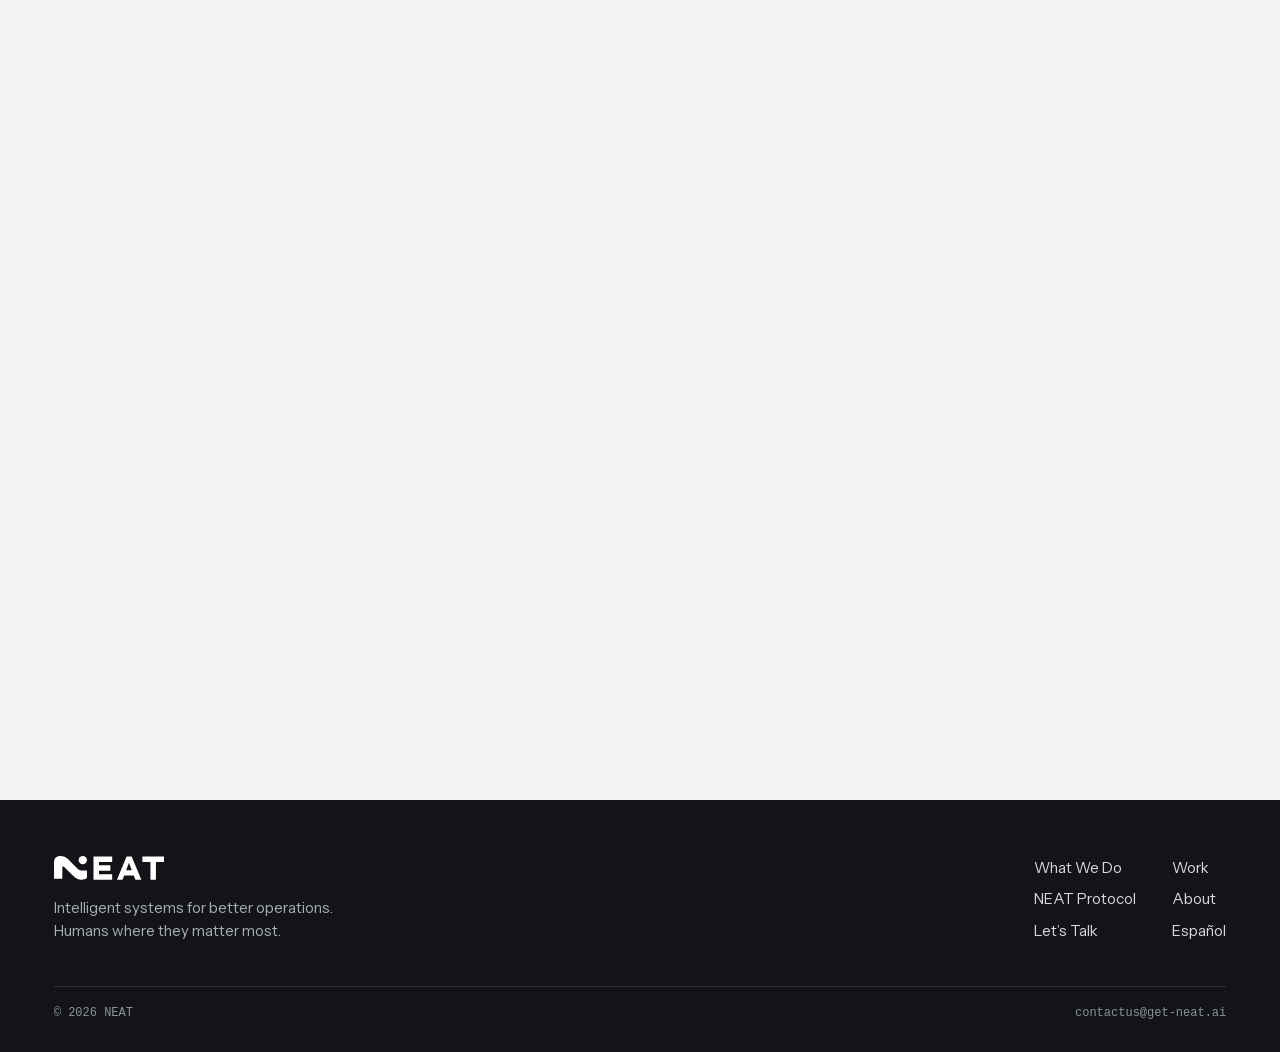
<file: en/capabilities.html>
<!doctype html>
<html lang="en">
<head>
<meta charset="utf-8">
<meta name="viewport" content="width=device-width, initial-scale=1, viewport-fit=cover">
<title>Business Process Automation &amp; Applied AI | NEAT</title>
<meta name="description" content="We connect processes, information, and systems to reduce manual work, improve control, and free up operating capacity.">
<meta name="theme-color" content="#f3f2f0">
<meta name="robots" content="noindex, nofollow">
<meta property="og:type" content="website">
<meta property="og:site_name" content="NEAT">
<meta property="og:title" content="Business Process Automation &amp; Applied AI | NEAT">
<meta property="og:description" content="We connect processes, information, and systems to reduce manual work, improve control, and free up operating capacity.">
<meta property="og:image" content="https://jeandelamarkm-ui.github.io/neat-web/assets/og.jpg">
<meta name="twitter:card" content="summary_large_image">
<link rel="icon" href="data:image/svg+xml,%3Csvg xmlns='http://www.w3.org/2000/svg' viewBox='0 0 64 64'%3E%3Crect width='64' height='64' rx='14' fill='%230b0d10'/%3E%3Cg transform='translate(12.5 15.5) scale(.17)' fill='white'%3E%3Cpath d='M230.60%20162.00L230.60%20108.00C175.31%20108.00%20178.39%20109.39%20152.75%2083.75L97.68%2028.68C82.83%2013.83%2064.74%207.32%2043.74%207.32C25.28%207.32%200.00%2015.00%200.00%2053.91L0.00%20167.50L58.10%20167.50L58.10%2088.17C58.10%2081.93%2065.64%2078.81%2070.05%2083.22L120.60%20133.77C153.43%20166.59%20173.94%20174.00%20194.34%20174.00C207.91%20174.00%20220.86%20169.54%20230.60%20162.00Z'/%3E%3Ccircle cx='201.55' cy='36.37' r='29.05'/%3E%3C/g%3E%3C/svg%3E">
<link rel="preload" href="../assets/fuentes/instrument-sans.woff2" as="font" type="font/woff2" crossorigin>
<link rel="preload" href="../assets/fuentes/instrument-serif.woff2" as="font" type="font/woff2" crossorigin>
<link rel="preload" href="../assets/fuentes/instrument-serif-italic.woff2" as="font" type="font/woff2" crossorigin>
<link rel="preload" as="image" href="../assets/orden-1200.webp" imagesrcset="../assets/orden-1200.webp 1200w, ../assets/orden-2400.webp 2400w" imagesizes="(max-width:900px) 130vh, max(100vw,177.78vh)" fetchpriority="high">
<link rel="stylesheet" href="../assets/v3.css">
<script>document.documentElement.className+=" js";window.NEAT_POS={"fx": 0.5076, "fy": 0.5, "fs": 0.12};setTimeout(function(){if(!window.__neat)document.documentElement.classList.remove("js")},4000);</script>
</head>
<body class="p-caps">
<a class="skip" href="#main">Skip to content</a>

<header class="top">
  <a class="brand" href="index.html" aria-label="NEAT"><svg class="" viewBox="0 17.3 724 156.7" role="img" aria-label="NEAT"><g transform="translate(0 10.44) scale(.94)"><path d="M230.60 162.00L230.60 108.00C175.31 108.00 178.39 109.39 152.75 83.75L97.68 28.68C82.83 13.83 64.74 7.32 43.74 7.32C25.28 7.32 0.00 15.00 0.00 53.91L0.00 167.50L58.10 167.50L58.10 88.17C58.10 81.93 65.64 78.81 70.05 83.22L120.60 133.77C153.43 166.59 173.94 174.00 194.34 174.00C207.91 174.00 220.86 169.54 230.60 162.00Z"/></g><circle cx="189.46" cy="44.63" r="27.31"/><path d="M260 20H383V56H296V79H371V114H296V138H383V174H260Z"/><path fill-rule="evenodd" d="M414 174L478 20H511L575 174H536L525 145H462L451 174Z M475 111H512L493.5 61Z"/><path d="M582 20H724V56H671V174H635V56H582Z"/></svg></a>
  <nav class="pills" aria-label="Main"><a href="capabilities.html" aria-current="page">What We Do</a><a href="work.html">Work</a><a href="protocol.html">NEAT Protocol</a><a href="about.html">About</a></nav>
  <a class="lang" href="../capacidades.html" hreflang="es" lang="es" aria-label="Leer en español">ES</a>
  <a class="talk" href="contact.html"><i aria-hidden="true">→</i><span>Let’s look at your operations</span></a>
  <button class="menu-btn" aria-expanded="false" aria-controls="drawer" aria-label="Open menu"><i></i><i></i></button>
</header>
<div class="drawer" id="drawer"><a href="capabilities.html" aria-current="page">What We Do</a><a href="work.html">Work</a><a href="protocol.html">NEAT Protocol</a><a href="about.html">About</a><a href="contact.html">Let’s Talk</a><a href="../capacidades.html" lang="es">Español</a><a class="btn" href="contact.html">Let’s look at your operations <span class="arr" aria-hidden="true">→</span></a></div>

<div class="stage" aria-hidden="true">
  <div class="scene s3" data-s="3" data-a="0" data-b="2" data-z="0.22" data-pan="-3" data-scrim><div class="cam"><img class="plate" data-srcset="../assets/orden-1200.webp 1200w, ../assets/orden-2400.webp 2400w" sizes="(max-width:900px) 130vh, max(100vw,177.78vh)" alt="" decoding="async"></div></div>
  <div class="scene s2" data-s="2" data-a="3" data-b="3" data-z="0.12" data-pan="0" data-scrim><div class="cam"><img class="plate" data-srcset="../assets/friccion-1200.webp 1200w, ../assets/friccion-2400.webp 2400w" sizes="(max-width:900px) 130vh, max(100vw,177.78vh)" alt="" decoding="async"></div></div>
  <div class="scene s7" data-s="7" data-a="4" data-b="5" data-z="0.16" data-pan="-2" data-scrim><div class="cam"><img class="plate" data-srcset="../assets/metodo-1200.webp 1200w, ../assets/metodo-2400.webp 2400w" sizes="(max-width:900px) 130vh, max(100vw,177.78vh)" alt="" decoding="async"></div></div>
  <div class="scene s6" data-s="6" data-a="6" data-b="6" data-z="0.1" data-pan="0" data-scrim><div class="cam"><img class="plate" data-srcset="../assets/obras-1200.webp 1200w, ../assets/obras-2400.webp 2400w" sizes="(max-width:900px) 130vh, max(100vw,177.78vh)" alt="" decoding="async"></div></div>
  <div class="scene s5" data-s="5" data-a="7" data-b="7" data-z="0" data-pan="0"><div class="cam"><img class="plate" data-srcset="../assets/horizonte-1200.webp 1200w, ../assets/horizonte-2400.webp 2400w" sizes="(max-width:900px) 130vh, max(100vw,177.78vh)" alt="" decoding="async"></div></div>
  <div class="scrim"></div>
  <div class="veil"></div>
</div>
<div class="grid" aria-hidden="true">
  <i class="v l"></i><i class="v r"></i><i class="h"></i><i class="prog"></i><i class="x l"></i><i class="x r"></i>
  <span class="lab" data-names="What we do|Work that moves|Information|Documents|Data|More volume|What we build|Start" data-total="8">01 / 08 · What we do</span><span class="coord">000%</span>
</div>


<main id="main">
  <section class="beat first" data-ch="0">
    <div class="inner">
      <p class="eye">What we do</p>
      <h1>Where your operations lose capacity, <em>we see a better system</em>.</h1>
      <p class="lead">NEAT designs and implements systems that move work, connect information, and make visible what still depends on manual effort.</p>
      <div class="actions"><a class="btn" href="contact.html">Let’s look at your operations <span class="arr" aria-hidden="true">→</span></a></div>
    </div>
  </section>
  <section class="beat" data-ch="1">
    <div class="inner">
      <p class="eye">01</p>
      <h2>Work that moves without someone chasing it.</h2>
      <p class="lead">Requests, approvals, assignments, follow-ups, and tasks stop depending on reminders and manual coordination.</p>
      <p class="ej"><span>Examples</span>internal approvals · work orders · onboarding · request tracking</p>
    </div>
  </section>
  <section class="beat" data-ch="2">
    <div class="inner">
      <p class="eye">02</p>
      <h2>Information that stops getting passed around.</h2>
      <p class="lead">We connect CRM, ERP, email, messaging, documents, databases, and other sources so information lands where it belongs.</p>
      <p class="ej"><span>Examples</span>sales operations · customer service · orders · reconciliations</p>
    </div>
  </section>
  <section class="beat" data-ch="3">
    <div class="inner">
      <p class="eye">03</p>
      <h2>Documents that do more than get filed.</h2>
      <p class="lead">We read, extract, validate, classify, and route information so a person only steps in for an exception or a decision.</p>
      <p class="ej"><span>Examples</span>delivery receipts · contracts · case files · invoices · purchase orders · supporting documents</p>
    </div>
  </section>
  <section class="beat" data-ch="4">
    <div class="inner">
      <p class="eye">04</p>
      <h2>Data that arrives ready for a decision.</h2>
      <p class="lead">Dashboards and data models turn scattered information into a useful operating view for leadership, operations, and sales teams.</p>
      <p class="ej"><span>Examples</span>inventory · performance · maintenance · pipeline · operating efficiency</p>
    </div>
  </section>
  <section class="beat" data-ch="5">
    <div class="inner">
      <p class="eye">05</p>
      <h2>More volume. Not more chaos.</h2>
      <p class="lead">We design operations that can absorb more customers, orders, documents, or interactions without multiplying manual coordination at the same rate.</p>
      <p class="coda">The goal is not to do more for the sake of it. It is to grow without making the business heavier.</p>
    </div>
  </section>
  <section class="beat" data-ch="6">
    <div class="inner">
      <p class="eye">What we can build</p>
      <h2>The right system <em>depends on the problem</em>.</h2>
      <p class="lead">It might be an automated workflow, an AI agent, a custom platform, an integration, a dashboard, or a combination of several pieces.</p>
      <p class="coda">We don’t force a format. We build what the process needs.</p>
      <div class="actions"><a class="link" href="work.html">See the work <span class="arr" aria-hidden="true">→</span></a></div>
    </div>
  </section>
  <section class="beat close" data-ch="7">
    <div class="inner">
      <div class="mark"><svg class="" viewBox="0 17.3 724 156.7" aria-hidden="true"><g transform="translate(0 10.44) scale(.94)"><path d="M230.60 162.00L230.60 108.00C175.31 108.00 178.39 109.39 152.75 83.75L97.68 28.68C82.83 13.83 64.74 7.32 43.74 7.32C25.28 7.32 0.00 15.00 0.00 53.91L0.00 167.50L58.10 167.50L58.10 88.17C58.10 81.93 65.64 78.81 70.05 83.22L120.60 133.77C153.43 166.59 173.94 174.00 194.34 174.00C207.91 174.00 220.86 169.54 230.60 162.00Z"/></g><circle class="dot" cx="189.46" cy="44.63" r="27.31"/><path d="M260 20H383V56H296V79H371V114H296V138H383V174H260Z"/><path fill-rule="evenodd" d="M414 174L478 20H511L575 174H536L525 145H462L451 174Z M475 111H512L493.5 61Z"/><path d="M582 20H724V56H671V174H635V56H582Z"/></svg></div>
      <h2>Don’t know what to automate? <em>Good.</em></h2>
      <p class="lead">You don’t need to show up with a solution. Show up with a process that’s taking too much.</p>
      <div class="actions"><a class="btn" href="contact.html">Let’s look at one <span class="arr" aria-hidden="true">→</span></a></div>
      <p class="note">25 minutes. One process. No AI pitch unless it belongs there.</p>
    </div>
  </section>
</main>

<footer class="foot">
  <div class="foot-top">
    <div><svg class="foot-logo" viewBox="0 17.3 724 156.7" role="img" aria-label="NEAT"><g transform="translate(0 10.44) scale(.94)"><path d="M230.60 162.00L230.60 108.00C175.31 108.00 178.39 109.39 152.75 83.75L97.68 28.68C82.83 13.83 64.74 7.32 43.74 7.32C25.28 7.32 0.00 15.00 0.00 53.91L0.00 167.50L58.10 167.50L58.10 88.17C58.10 81.93 65.64 78.81 70.05 83.22L120.60 133.77C153.43 166.59 173.94 174.00 194.34 174.00C207.91 174.00 220.86 169.54 230.60 162.00Z"/></g><circle cx="189.46" cy="44.63" r="27.31"/><path d="M260 20H383V56H296V79H371V114H296V138H383V174H260Z"/><path fill-rule="evenodd" d="M414 174L478 20H511L575 174H536L525 145H462L451 174Z M475 111H512L493.5 61Z"/><path d="M582 20H724V56H671V174H635V56H582Z"/></svg><p>Intelligent systems for better operations.<br>Humans where they matter most.</p></div>
    <nav class="foot-nav" aria-label="Site"><a href="capabilities.html" aria-current="page">What We Do</a><a href="work.html">Work</a><a href="protocol.html">NEAT Protocol</a><a href="about.html">About</a><a href="contact.html">Let’s Talk</a><a href="../capacidades.html" lang="es">Español</a></nav>
  </div>
  <div class="foot-legal"><span>© 2026 NEAT</span><a href="mailto:contactus@get-neat.ai">contactus@get-neat.ai</a></div>
</footer>
<script src="../assets/v3.js"></script>
</body>
</html>
</file>
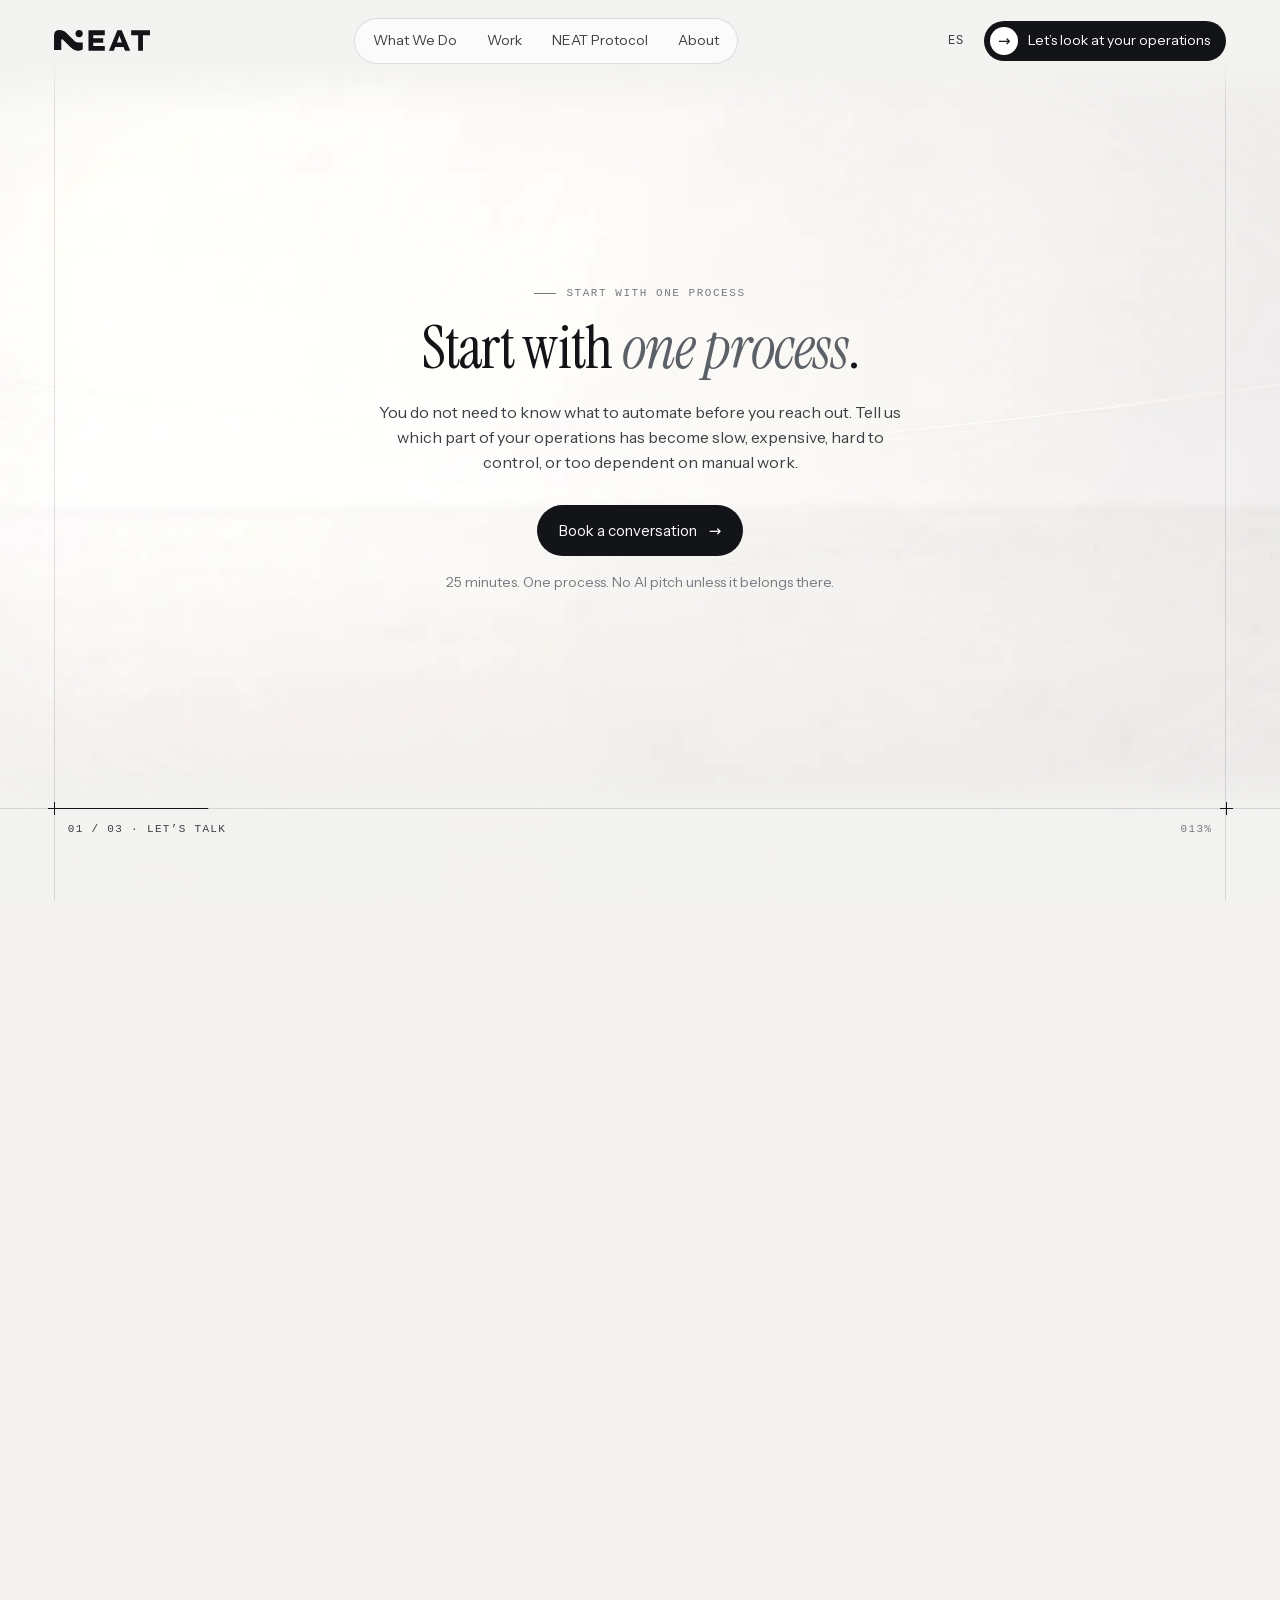
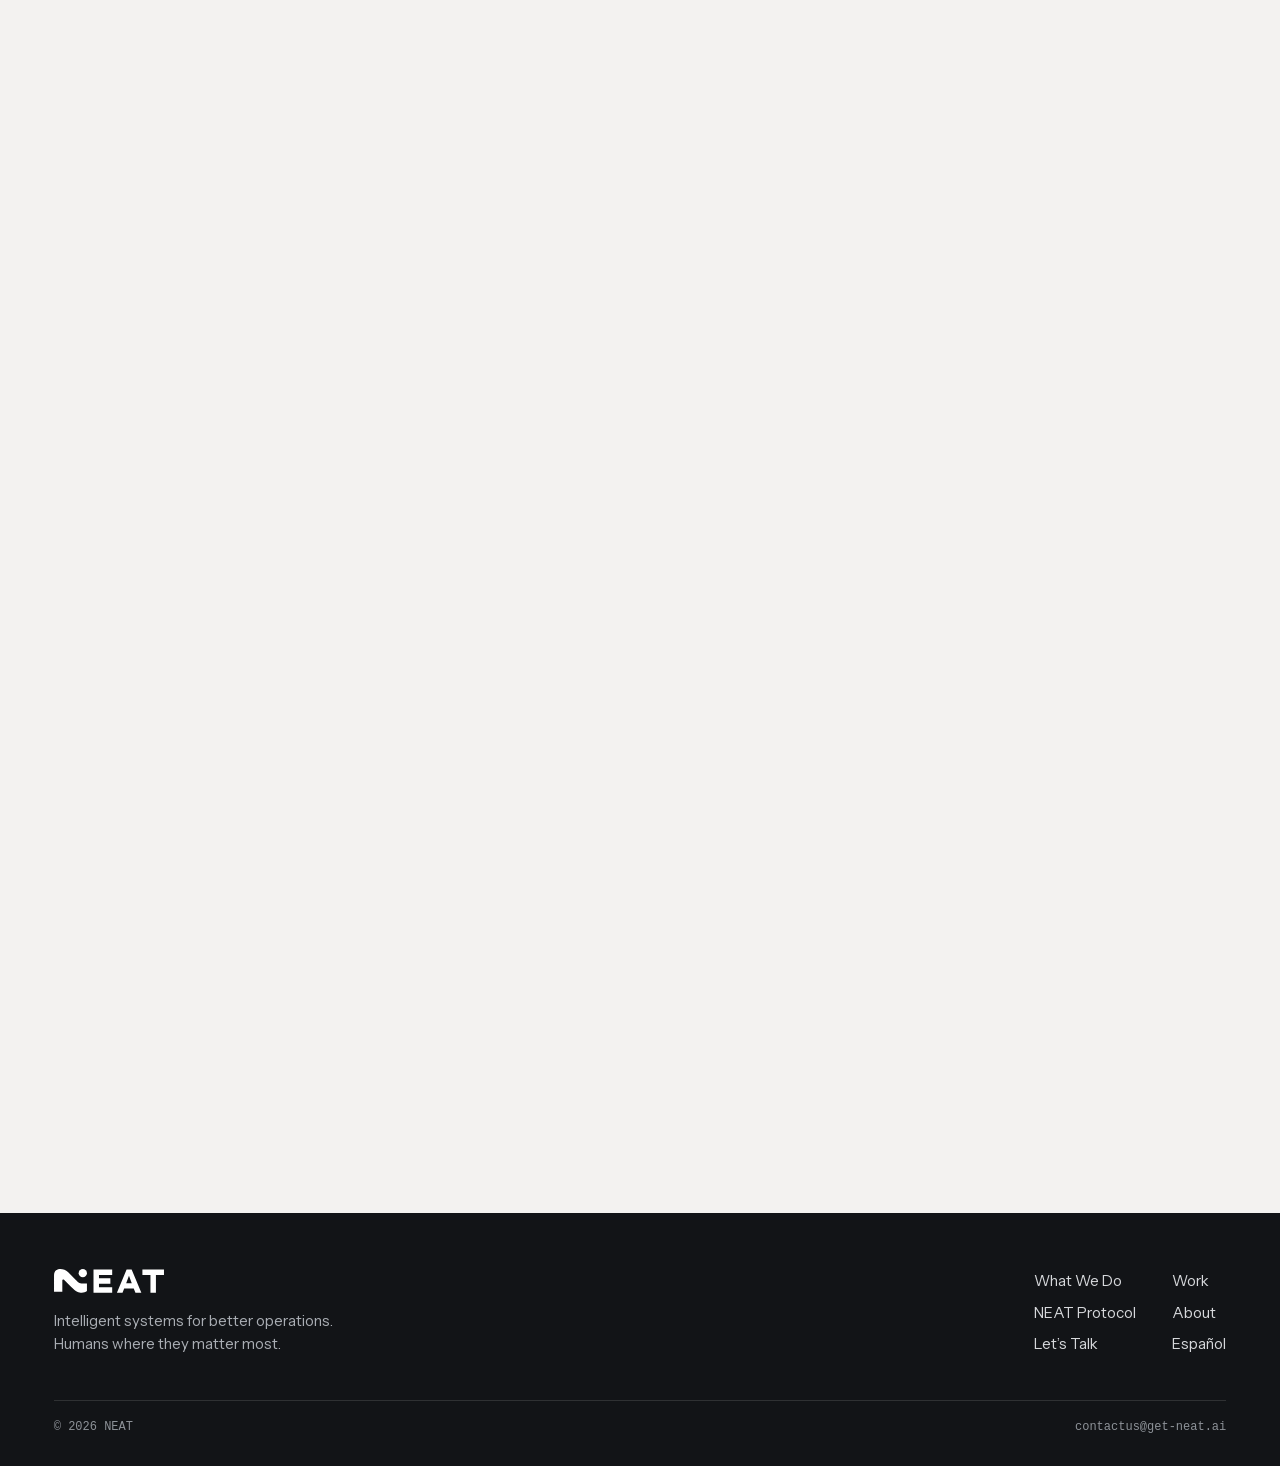
<file: en/contact.html>
<!doctype html>
<html lang="en">
<head>
<meta charset="utf-8">
<meta name="viewport" content="width=device-width, initial-scale=1, viewport-fit=cover">
<title>Let’s Look at Your Operations | NEAT</title>
<meta name="description" content="Tell us which process is taking too much time, capacity, or control. Start with one focused conversation.">
<meta name="theme-color" content="#f3f2f0">
<meta name="robots" content="noindex, nofollow">
<meta property="og:type" content="website">
<meta property="og:site_name" content="NEAT">
<meta property="og:title" content="Let’s Look at Your Operations | NEAT">
<meta property="og:description" content="Tell us which process is taking too much time, capacity, or control. Start with one focused conversation.">
<meta property="og:image" content="https://jeandelamarkm-ui.github.io/neat-web/assets/og.jpg">
<meta name="twitter:card" content="summary_large_image">
<link rel="icon" href="data:image/svg+xml,%3Csvg xmlns='http://www.w3.org/2000/svg' viewBox='0 0 64 64'%3E%3Crect width='64' height='64' rx='14' fill='%230b0d10'/%3E%3Cg transform='translate(12.5 15.5) scale(.17)' fill='white'%3E%3Cpath d='M230.60%20162.00L230.60%20108.00C175.31%20108.00%20178.39%20109.39%20152.75%2083.75L97.68%2028.68C82.83%2013.83%2064.74%207.32%2043.74%207.32C25.28%207.32%200.00%2015.00%200.00%2053.91L0.00%20167.50L58.10%20167.50L58.10%2088.17C58.10%2081.93%2065.64%2078.81%2070.05%2083.22L120.60%20133.77C153.43%20166.59%20173.94%20174.00%20194.34%20174.00C207.91%20174.00%20220.86%20169.54%20230.60%20162.00Z'/%3E%3Ccircle cx='201.55' cy='36.37' r='29.05'/%3E%3C/g%3E%3C/svg%3E">
<link rel="preload" href="../assets/fuentes/instrument-sans.woff2" as="font" type="font/woff2" crossorigin>
<link rel="preload" href="../assets/fuentes/instrument-serif.woff2" as="font" type="font/woff2" crossorigin>
<link rel="preload" href="../assets/fuentes/instrument-serif-italic.woff2" as="font" type="font/woff2" crossorigin>
<link rel="preload" as="image" href="../assets/horizonte-1200.webp" imagesrcset="../assets/horizonte-1200.webp 1200w, ../assets/horizonte-2400.webp 2400w" imagesizes="(max-width:900px) 130vh, max(100vw,177.78vh)" fetchpriority="high">
<link rel="stylesheet" href="../assets/v3.css">
<script>document.documentElement.className+=" js";window.NEAT_POS={"fx": 0.5076, "fy": 0.5, "fs": 0.12};setTimeout(function(){if(!window.__neat)document.documentElement.classList.remove("js")},4000);</script>
</head>
<body class="p-talk">
<a class="skip" href="#main">Skip to content</a>

<header class="top">
  <a class="brand" href="index.html" aria-label="NEAT"><svg class="" viewBox="0 17.3 724 156.7" role="img" aria-label="NEAT"><g transform="translate(0 10.44) scale(.94)"><path d="M230.60 162.00L230.60 108.00C175.31 108.00 178.39 109.39 152.75 83.75L97.68 28.68C82.83 13.83 64.74 7.32 43.74 7.32C25.28 7.32 0.00 15.00 0.00 53.91L0.00 167.50L58.10 167.50L58.10 88.17C58.10 81.93 65.64 78.81 70.05 83.22L120.60 133.77C153.43 166.59 173.94 174.00 194.34 174.00C207.91 174.00 220.86 169.54 230.60 162.00Z"/></g><circle cx="189.46" cy="44.63" r="27.31"/><path d="M260 20H383V56H296V79H371V114H296V138H383V174H260Z"/><path fill-rule="evenodd" d="M414 174L478 20H511L575 174H536L525 145H462L451 174Z M475 111H512L493.5 61Z"/><path d="M582 20H724V56H671V174H635V56H582Z"/></svg></a>
  <nav class="pills" aria-label="Main"><a href="capabilities.html">What We Do</a><a href="work.html">Work</a><a href="protocol.html">NEAT Protocol</a><a href="about.html">About</a></nav>
  <a class="lang" href="../hablemos.html" hreflang="es" lang="es" aria-label="Leer en español">ES</a>
  <a class="talk" href="contact.html"><i aria-hidden="true">→</i><span>Let’s look at your operations</span></a>
  <button class="menu-btn" aria-expanded="false" aria-controls="drawer" aria-label="Open menu"><i></i><i></i></button>
</header>
<div class="drawer" id="drawer"><a href="capabilities.html">What We Do</a><a href="work.html">Work</a><a href="protocol.html">NEAT Protocol</a><a href="about.html">About</a><a href="contact.html" aria-current="page">Let’s Talk</a><a href="../hablemos.html" lang="es">Español</a><a class="btn" href="contact.html">Let’s look at your operations <span class="arr" aria-hidden="true">→</span></a></div>

<div class="stage" aria-hidden="true">
  <div class="scene s5" data-s="5" data-a="0" data-b="2" data-z="0" data-pan="0"><div class="cam"><img class="plate" data-srcset="../assets/horizonte-1200.webp 1200w, ../assets/horizonte-2400.webp 2400w" sizes="(max-width:900px) 130vh, max(100vw,177.78vh)" alt="" decoding="async"></div></div>
  <div class="scrim"></div>
  <div class="veil"></div>
</div>
<div class="grid" aria-hidden="true">
  <i class="v l"></i><i class="v r"></i><i class="h"></i><i class="prog"></i><i class="x l"></i><i class="x r"></i>
  <span class="lab" data-names="Let’s talk|The conversation|Form" data-total="3">01 / 03 · Let’s talk</span><span class="coord">000%</span>
</div>


<main id="main">
  <section class="beat first center" data-ch="0">
    <div class="inner">
      <p class="eye">Start with one process</p>
      <h1>Start with <em>one process</em>.</h1>
      <p class="lead">You do not need to know what to automate before you reach out. Tell us which part of your operations has become slow, expensive, hard to control, or too dependent on manual work.</p>
      <div class="actions"><a class="btn" href="#formulario">Book a conversation <span class="arr" aria-hidden="true">→</span></a></div>
      <p class="note">25 minutes. One process. No AI pitch unless it belongs there.</p>
    </div>
  </section>
  <section class="beat" data-ch="1">
    <div class="inner">
      <p class="eye">What happens in the conversation</p>
      <ol class="steps conv"><li><span class="n">01</span><h3>You tell us how it works today.</h3></li><li><span class="n">02</span><h3>We identify where the friction seems to be.</h3></li><li><span class="n">03</span><h3>We look at whether there is an opportunity worth exploring.</h3></li><li><span class="n">04</span><h3>If there is, we define the next step. If there isn’t, we’ll tell you.</h3></li></ol>
      <p class="coda">You don’t need to show up with the solution.</p>
      <p class="sub">That’s our job.</p>
    </div>
  </section>
  <section class="beat formbeat" id="formulario" data-ch="2">
    <div class="inner">
      <h2>Give us enough context. <em>We’ll handle the rest together.</em></h2>
      <form class="form" method="post" action="#formulario" novalidate data-conectado="no">
        <div class="field"><label for="name">Name</label><input id="name" name="name" type="text" autocomplete="name" required><p class="err" id="name-e" hidden>This field is required.</p></div>
        <div class="field"><label for="company">Company</label><input id="company" name="company" type="text" autocomplete="organization" required><p class="err" id="company-e" hidden>This field is required.</p></div>
        <div class="field"><label for="email">Work email</label><input id="email" name="email" type="email" autocomplete="email" required><p class="err" id="email-e" hidden>Enter a valid email.</p></div>
        <div class="field"><label for="role">Role <i>(optional)</i></label><input id="role" name="role" type="text" autocomplete="organization-title"></div>
        <div class="field"><label for="process">Which part of your operations is taking too much time?</label><textarea id="process" name="process" rows="4" required></textarea><p class="err" id="process-e" hidden>This field is required.</p></div>
        <label class="check"><input type="checkbox" id="consent" name="consent"><span>I agree to the processing of my personal data under NEAT’s Privacy Policy.</span></label>
        <p class="err" id="consent-e" hidden>We need your consent to continue.</p>
        <button class="btn" type="submit" disabled>Share my process <span class="arr" aria-hidden="true">→</span></button>
        <p class="status" role="status" tabindex="-1" hidden>Nothing has been sent yet: this form is not connected. In the meantime, write to us at <a href="mailto:contactus@get-neat.ai">contactus@get-neat.ai</a>.</p>
        <noscript><p class="status">Nothing has been sent yet: this form is not connected. In the meantime, write to us at <a href="mailto:contactus@get-neat.ai">contactus@get-neat.ai</a>.</p></noscript>
      </form>
    </div>
  </section>
</main>

<footer class="foot">
  <div class="foot-top">
    <div><svg class="foot-logo" viewBox="0 17.3 724 156.7" role="img" aria-label="NEAT"><g transform="translate(0 10.44) scale(.94)"><path d="M230.60 162.00L230.60 108.00C175.31 108.00 178.39 109.39 152.75 83.75L97.68 28.68C82.83 13.83 64.74 7.32 43.74 7.32C25.28 7.32 0.00 15.00 0.00 53.91L0.00 167.50L58.10 167.50L58.10 88.17C58.10 81.93 65.64 78.81 70.05 83.22L120.60 133.77C153.43 166.59 173.94 174.00 194.34 174.00C207.91 174.00 220.86 169.54 230.60 162.00Z"/></g><circle cx="189.46" cy="44.63" r="27.31"/><path d="M260 20H383V56H296V79H371V114H296V138H383V174H260Z"/><path fill-rule="evenodd" d="M414 174L478 20H511L575 174H536L525 145H462L451 174Z M475 111H512L493.5 61Z"/><path d="M582 20H724V56H671V174H635V56H582Z"/></svg><p>Intelligent systems for better operations.<br>Humans where they matter most.</p></div>
    <nav class="foot-nav" aria-label="Site"><a href="capabilities.html">What We Do</a><a href="work.html">Work</a><a href="protocol.html">NEAT Protocol</a><a href="about.html">About</a><a href="contact.html">Let’s Talk</a><a href="../hablemos.html" lang="es">Español</a></nav>
  </div>
  <div class="foot-legal"><span>© 2026 NEAT</span><a href="mailto:contactus@get-neat.ai">contactus@get-neat.ai</a></div>
</footer>
<script src="../assets/v3.js"></script>
</body>
</html>
</file>
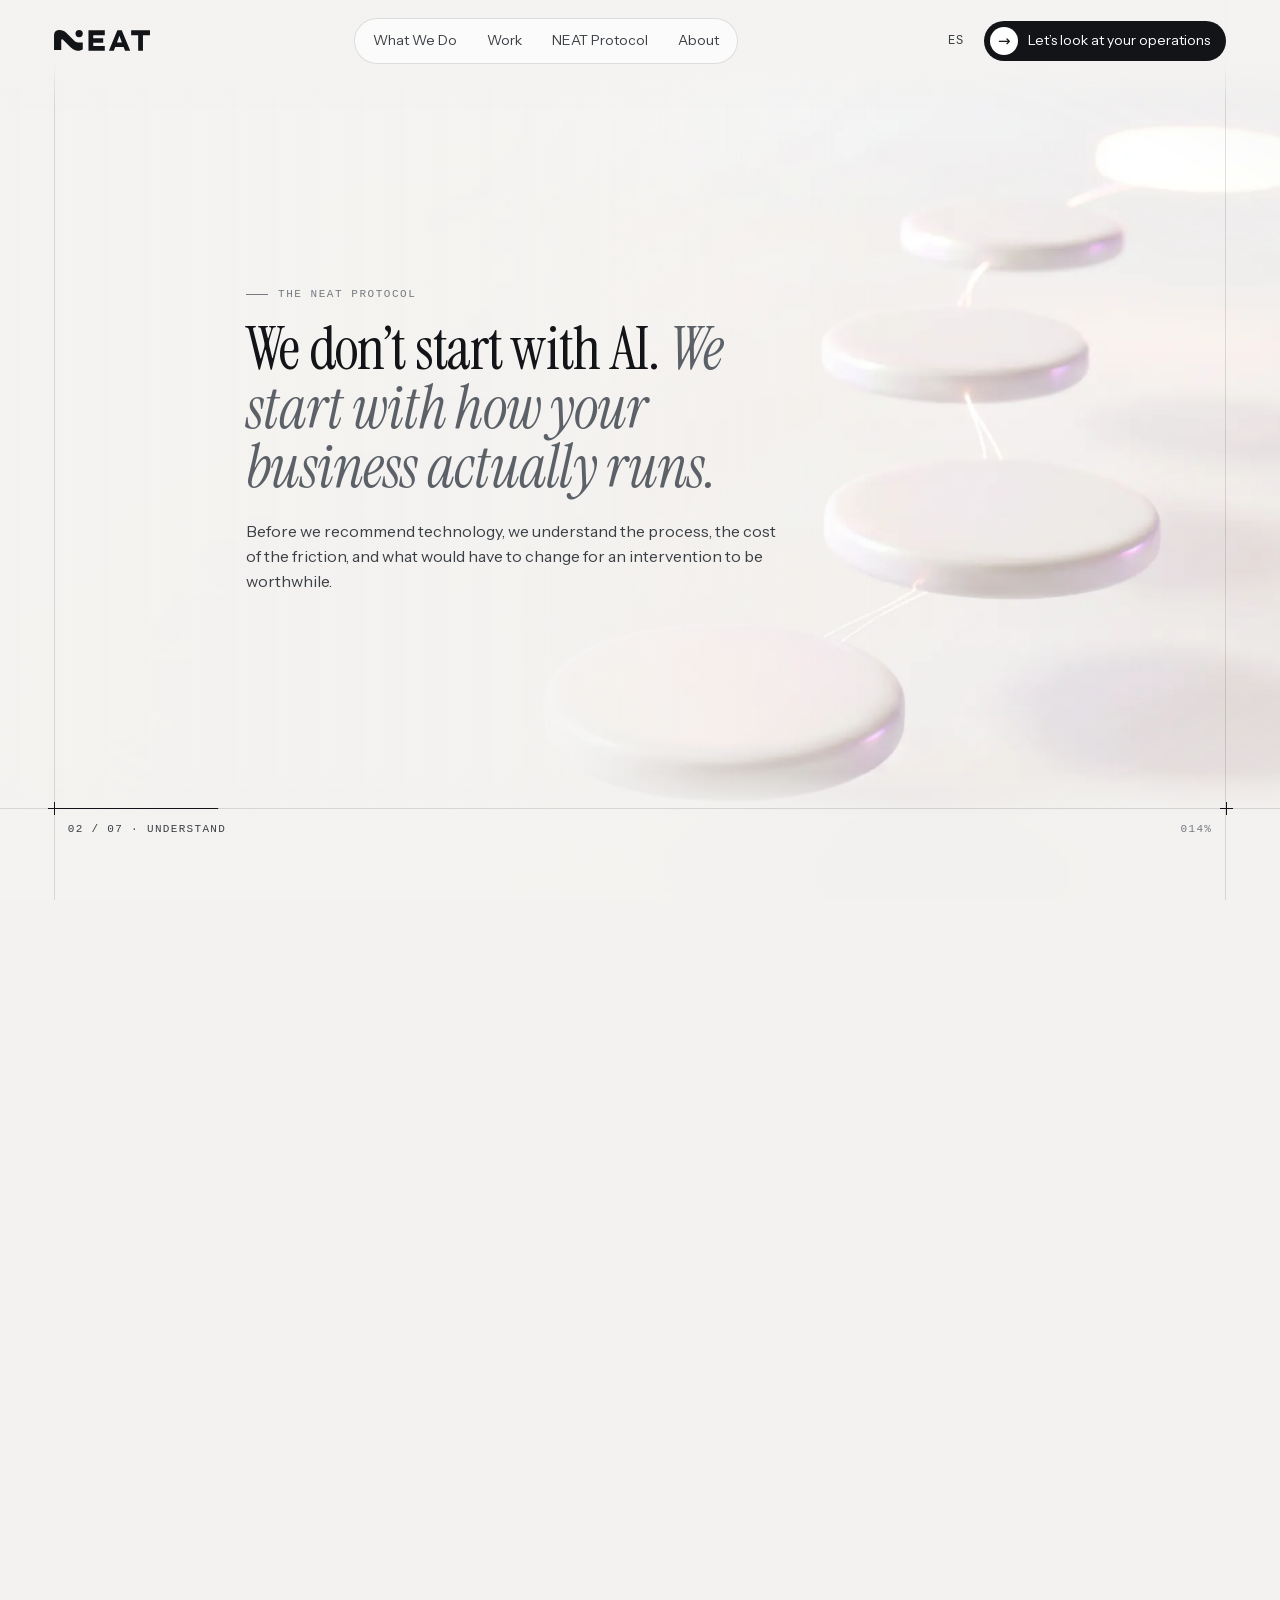
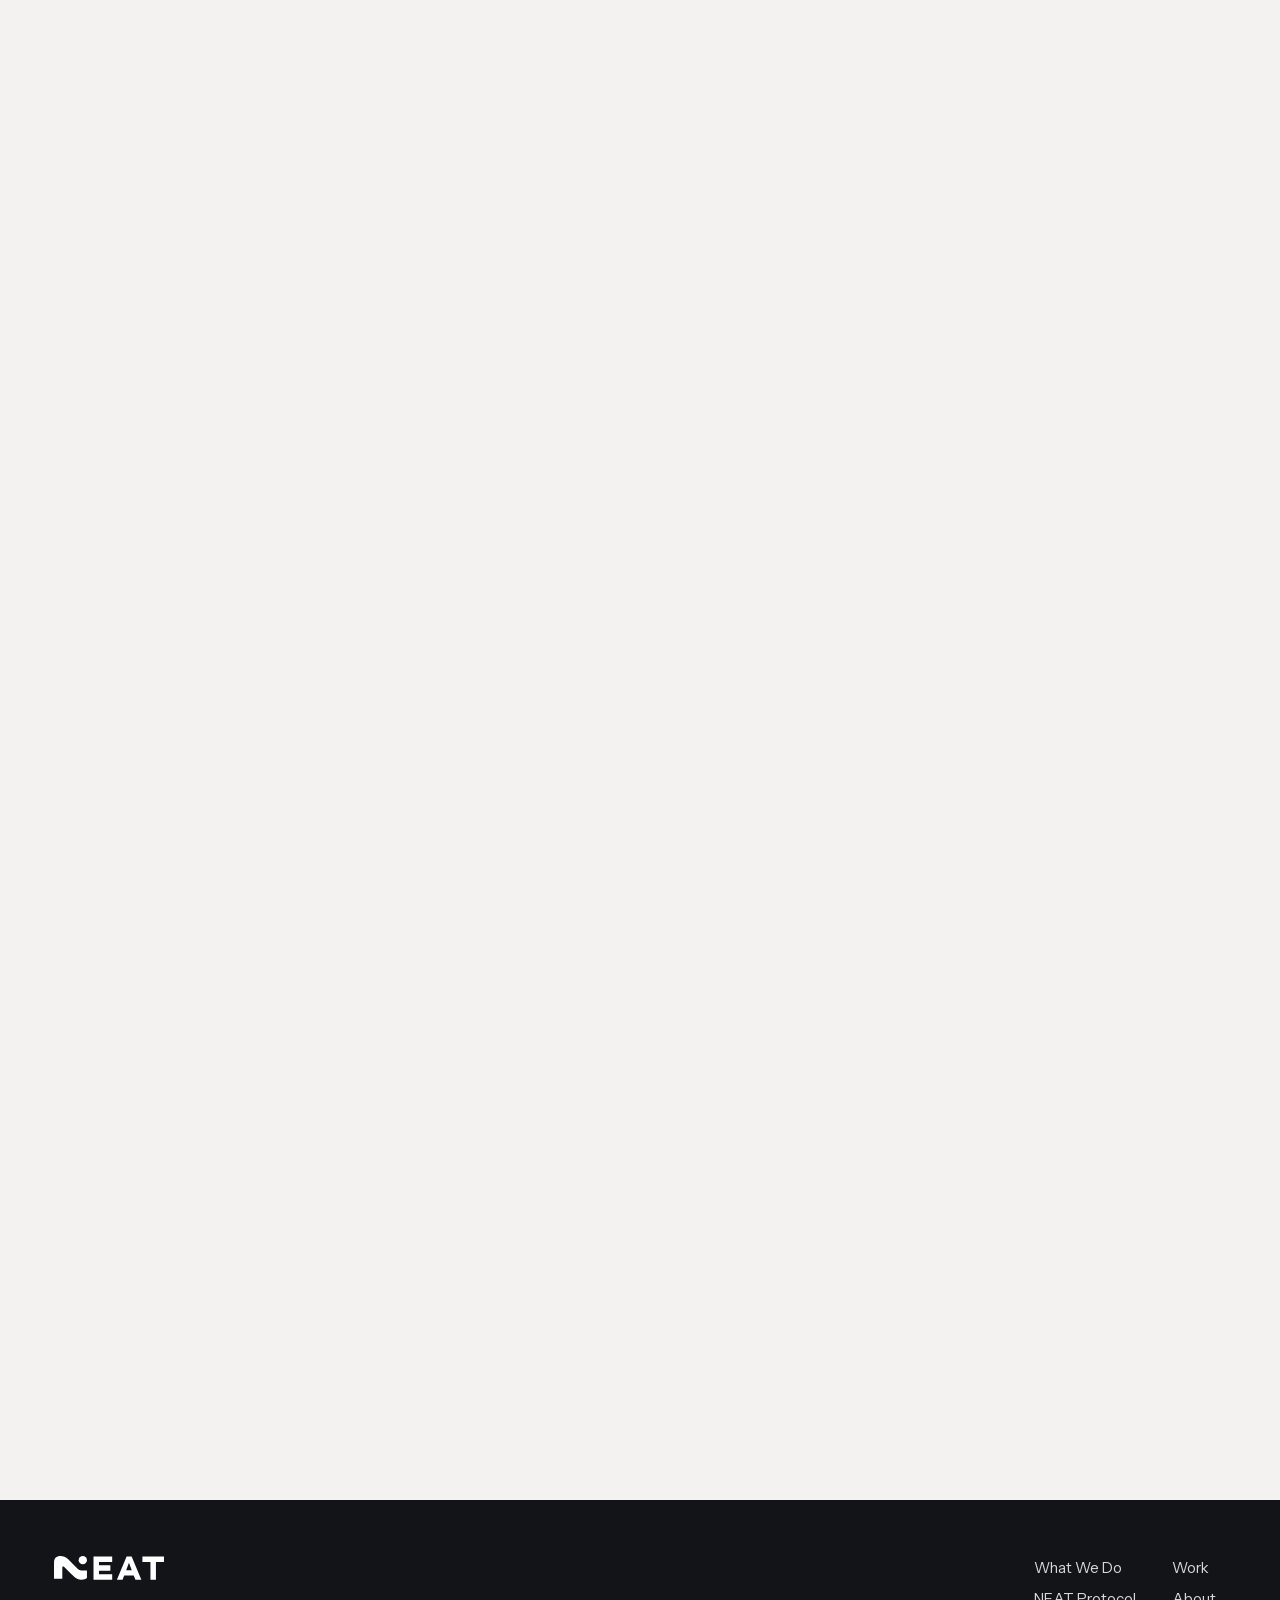
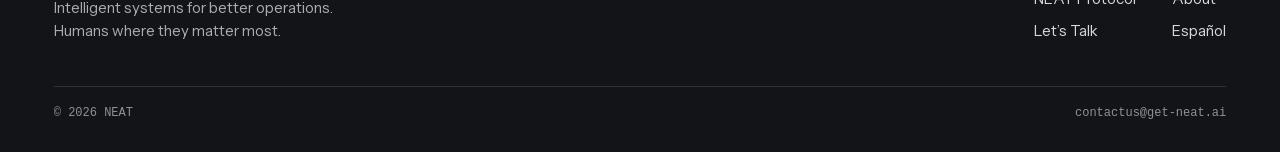
<file: en/protocol.html>
<!doctype html>
<html lang="en">
<head>
<meta charset="utf-8">
<meta name="viewport" content="width=device-width, initial-scale=1, viewport-fit=cover">
<title>NEAT Protocol | From Operational Friction to the Right System</title>
<meta name="description" content="Our method for understanding, prioritizing, designing, implementing, and measuring intelligent systems around real business operations.">
<meta name="theme-color" content="#f3f2f0">
<meta name="robots" content="noindex, nofollow">
<meta property="og:type" content="website">
<meta property="og:site_name" content="NEAT">
<meta property="og:title" content="NEAT Protocol | From Operational Friction to the Right System">
<meta property="og:description" content="Our method for understanding, prioritizing, designing, implementing, and measuring intelligent systems around real business operations.">
<meta property="og:image" content="https://jeandelamarkm-ui.github.io/neat-web/assets/og.jpg">
<meta name="twitter:card" content="summary_large_image">
<link rel="icon" href="data:image/svg+xml,%3Csvg xmlns='http://www.w3.org/2000/svg' viewBox='0 0 64 64'%3E%3Crect width='64' height='64' rx='14' fill='%230b0d10'/%3E%3Cg transform='translate(12.5 15.5) scale(.17)' fill='white'%3E%3Cpath d='M230.60%20162.00L230.60%20108.00C175.31%20108.00%20178.39%20109.39%20152.75%2083.75L97.68%2028.68C82.83%2013.83%2064.74%207.32%2043.74%207.32C25.28%207.32%200.00%2015.00%200.00%2053.91L0.00%20167.50L58.10%20167.50L58.10%2088.17C58.10%2081.93%2065.64%2078.81%2070.05%2083.22L120.60%20133.77C153.43%20166.59%20173.94%20174.00%20194.34%20174.00C207.91%20174.00%20220.86%20169.54%20230.60%20162.00Z'/%3E%3Ccircle cx='201.55' cy='36.37' r='29.05'/%3E%3C/g%3E%3C/svg%3E">
<link rel="preload" href="../assets/fuentes/instrument-sans.woff2" as="font" type="font/woff2" crossorigin>
<link rel="preload" href="../assets/fuentes/instrument-serif.woff2" as="font" type="font/woff2" crossorigin>
<link rel="preload" href="../assets/fuentes/instrument-serif-italic.woff2" as="font" type="font/woff2" crossorigin>
<link rel="preload" as="image" href="../assets/metodo-1200.webp" imagesrcset="../assets/metodo-1200.webp 1200w, ../assets/metodo-2400.webp 2400w" imagesizes="(max-width:900px) 130vh, max(100vw,177.78vh)" fetchpriority="high">
<link rel="stylesheet" href="../assets/v3.css">
<script>document.documentElement.className+=" js";window.NEAT_POS={"fx": 0.5076, "fy": 0.5, "fs": 0.12};setTimeout(function(){if(!window.__neat)document.documentElement.classList.remove("js")},4000);</script>
</head>
<body class="p-proto">
<a class="skip" href="#main">Skip to content</a>

<header class="top">
  <a class="brand" href="index.html" aria-label="NEAT"><svg class="" viewBox="0 17.3 724 156.7" role="img" aria-label="NEAT"><g transform="translate(0 10.44) scale(.94)"><path d="M230.60 162.00L230.60 108.00C175.31 108.00 178.39 109.39 152.75 83.75L97.68 28.68C82.83 13.83 64.74 7.32 43.74 7.32C25.28 7.32 0.00 15.00 0.00 53.91L0.00 167.50L58.10 167.50L58.10 88.17C58.10 81.93 65.64 78.81 70.05 83.22L120.60 133.77C153.43 166.59 173.94 174.00 194.34 174.00C207.91 174.00 220.86 169.54 230.60 162.00Z"/></g><circle cx="189.46" cy="44.63" r="27.31"/><path d="M260 20H383V56H296V79H371V114H296V138H383V174H260Z"/><path fill-rule="evenodd" d="M414 174L478 20H511L575 174H536L525 145H462L451 174Z M475 111H512L493.5 61Z"/><path d="M582 20H724V56H671V174H635V56H582Z"/></svg></a>
  <nav class="pills" aria-label="Main"><a href="capabilities.html">What We Do</a><a href="work.html">Work</a><a href="protocol.html" aria-current="page">NEAT Protocol</a><a href="about.html">About</a></nav>
  <a class="lang" href="../protocolo.html" hreflang="es" lang="es" aria-label="Leer en español">ES</a>
  <a class="talk" href="contact.html"><i aria-hidden="true">→</i><span>Let’s look at your operations</span></a>
  <button class="menu-btn" aria-expanded="false" aria-controls="drawer" aria-label="Open menu"><i></i><i></i></button>
</header>
<div class="drawer" id="drawer"><a href="capabilities.html">What We Do</a><a href="work.html">Work</a><a href="protocol.html" aria-current="page">NEAT Protocol</a><a href="about.html">About</a><a href="contact.html">Let’s Talk</a><a href="../protocolo.html" lang="es">Español</a><a class="btn" href="contact.html">Let’s look at your operations <span class="arr" aria-hidden="true">→</span></a></div>

<div class="stage" aria-hidden="true">
  <div class="scene s7" data-s="7" data-a="0" data-b="5" data-z="0.34" data-pan="-4" data-scrim><div class="cam"><img class="plate" data-srcset="../assets/metodo-1200.webp 1200w, ../assets/metodo-2400.webp 2400w" sizes="(max-width:900px) 130vh, max(100vw,177.78vh)" alt="" decoding="async"></div></div>
  <div class="scene s5" data-s="5" data-a="6" data-b="6" data-z="0" data-pan="0"><div class="cam"><img class="plate" data-srcset="../assets/horizonte-1200.webp 1200w, ../assets/horizonte-2400.webp 2400w" sizes="(max-width:900px) 130vh, max(100vw,177.78vh)" alt="" decoding="async"></div></div>
  <div class="scrim"></div>
  <div class="veil"></div>
</div>
<div class="grid" aria-hidden="true">
  <i class="v l"></i><i class="v r"></i><i class="h"></i><i class="prog"></i><i class="x l"></i><i class="x r"></i>
  <span class="lab" data-names="Protocol|Understand|Find|Design|Implement|Measure|One rule" data-total="7">01 / 07 · Protocol</span><span class="coord">000%</span>
</div>


<main id="main">
  <section class="beat first" data-ch="0">
    <div class="inner">
      <p class="eye">The NEAT Protocol</p>
      <h1>We don’t start with AI. <em>We start with how your business actually runs.</em></h1>
      <p class="lead">Before we recommend technology, we understand the process, the cost of the friction, and what would have to change for an intervention to be worthwhile.</p>
    </div>
  </section>
  <section class="beat" data-ch="1">
    <div class="inner">
      <p class="eye">01 · Understand</p>
      <p class="big-n" aria-hidden="true">01</p>
      <h2>See the operation as it actually runs.</h2>
      <p class="lead">People, steps, systems, exceptions, decisions, dependencies. Not the process on paper — the real one.</p>
    </div>
  </section>
  <section class="beat" data-ch="2">
    <div class="inner">
      <p class="eye">02 · Find</p>
      <p class="big-n" aria-hidden="true">02</p>
      <h2>Not every friction point needs technology.</h2>
      <p class="lead">We prioritize opportunities with enough operational and economic upside to justify intervention.</p>
    </div>
  </section>
  <section class="beat" data-ch="3">
    <div class="inner">
      <p class="eye">03 · Design</p>
      <p class="big-n" aria-hidden="true">03</p>
      <h2>Simplify before you automate.</h2>
      <p class="lead">We define what should run on its own, what needs a person, what systems need to connect, and how exceptions are handled.</p>
    </div>
  </section>
  <section class="beat" data-ch="4">
    <div class="inner">
      <p class="eye">04 · Implement</p>
      <p class="big-n" aria-hidden="true">04</p>
      <h2>A system only matters if it works in the real world.</h2>
      <p class="lead">We build, connect, test, and put the solution into the operation with clear owners and acceptance criteria.</p>
    </div>
  </section>
  <section class="beat" data-ch="5">
    <div class="inner">
      <p class="eye">05 · Measure</p>
      <p class="big-n" aria-hidden="true">05</p>
      <h2>If it changed, we should be able to prove it.</h2>
      <p class="lead">We compare against the available baseline, review adoption, and decide what is worth improving or scaling.</p>
    </div>
  </section>
  <section class="beat close" data-ch="6">
    <div class="inner">
      <div class="mark"><svg class="" viewBox="0 17.3 724 156.7" aria-hidden="true"><g transform="translate(0 10.44) scale(.94)"><path d="M230.60 162.00L230.60 108.00C175.31 108.00 178.39 109.39 152.75 83.75L97.68 28.68C82.83 13.83 64.74 7.32 43.74 7.32C25.28 7.32 0.00 15.00 0.00 53.91L0.00 167.50L58.10 167.50L58.10 88.17C58.10 81.93 65.64 78.81 70.05 83.22L120.60 133.77C153.43 166.59 173.94 174.00 194.34 174.00C207.91 174.00 220.86 169.54 230.60 162.00Z"/></g><circle class="dot" cx="189.46" cy="44.63" r="27.31"/><path d="M260 20H383V56H296V79H371V114H296V138H383V174H260Z"/><path fill-rule="evenodd" d="M414 174L478 20H511L575 174H536L525 145H462L451 174Z M475 111H512L493.5 61Z"/><path d="M582 20H724V56H671V174H635V56H582Z"/></svg></div>
      <h2>If automating it doesn’t make sense, <em>we don’t</em>.</h2>
      <p class="lead">Sometimes the best answer is to configure what you already have, redesign the process, or not build anything yet.</p>
      <div class="actions"><a class="btn" href="contact.html">Let’s look at your operations <span class="arr" aria-hidden="true">→</span></a></div>
      <p class="coda">Technology where it earns its place. Judgment always.</p>
    </div>
  </section>
</main>

<footer class="foot">
  <div class="foot-top">
    <div><svg class="foot-logo" viewBox="0 17.3 724 156.7" role="img" aria-label="NEAT"><g transform="translate(0 10.44) scale(.94)"><path d="M230.60 162.00L230.60 108.00C175.31 108.00 178.39 109.39 152.75 83.75L97.68 28.68C82.83 13.83 64.74 7.32 43.74 7.32C25.28 7.32 0.00 15.00 0.00 53.91L0.00 167.50L58.10 167.50L58.10 88.17C58.10 81.93 65.64 78.81 70.05 83.22L120.60 133.77C153.43 166.59 173.94 174.00 194.34 174.00C207.91 174.00 220.86 169.54 230.60 162.00Z"/></g><circle cx="189.46" cy="44.63" r="27.31"/><path d="M260 20H383V56H296V79H371V114H296V138H383V174H260Z"/><path fill-rule="evenodd" d="M414 174L478 20H511L575 174H536L525 145H462L451 174Z M475 111H512L493.5 61Z"/><path d="M582 20H724V56H671V174H635V56H582Z"/></svg><p>Intelligent systems for better operations.<br>Humans where they matter most.</p></div>
    <nav class="foot-nav" aria-label="Site"><a href="capabilities.html">What We Do</a><a href="work.html">Work</a><a href="protocol.html" aria-current="page">NEAT Protocol</a><a href="about.html">About</a><a href="contact.html">Let’s Talk</a><a href="../protocolo.html" lang="es">Español</a></nav>
  </div>
  <div class="foot-legal"><span>© 2026 NEAT</span><a href="mailto:contactus@get-neat.ai">contactus@get-neat.ai</a></div>
</footer>
<script src="../assets/v3.js"></script>
</body>
</html>
</file>
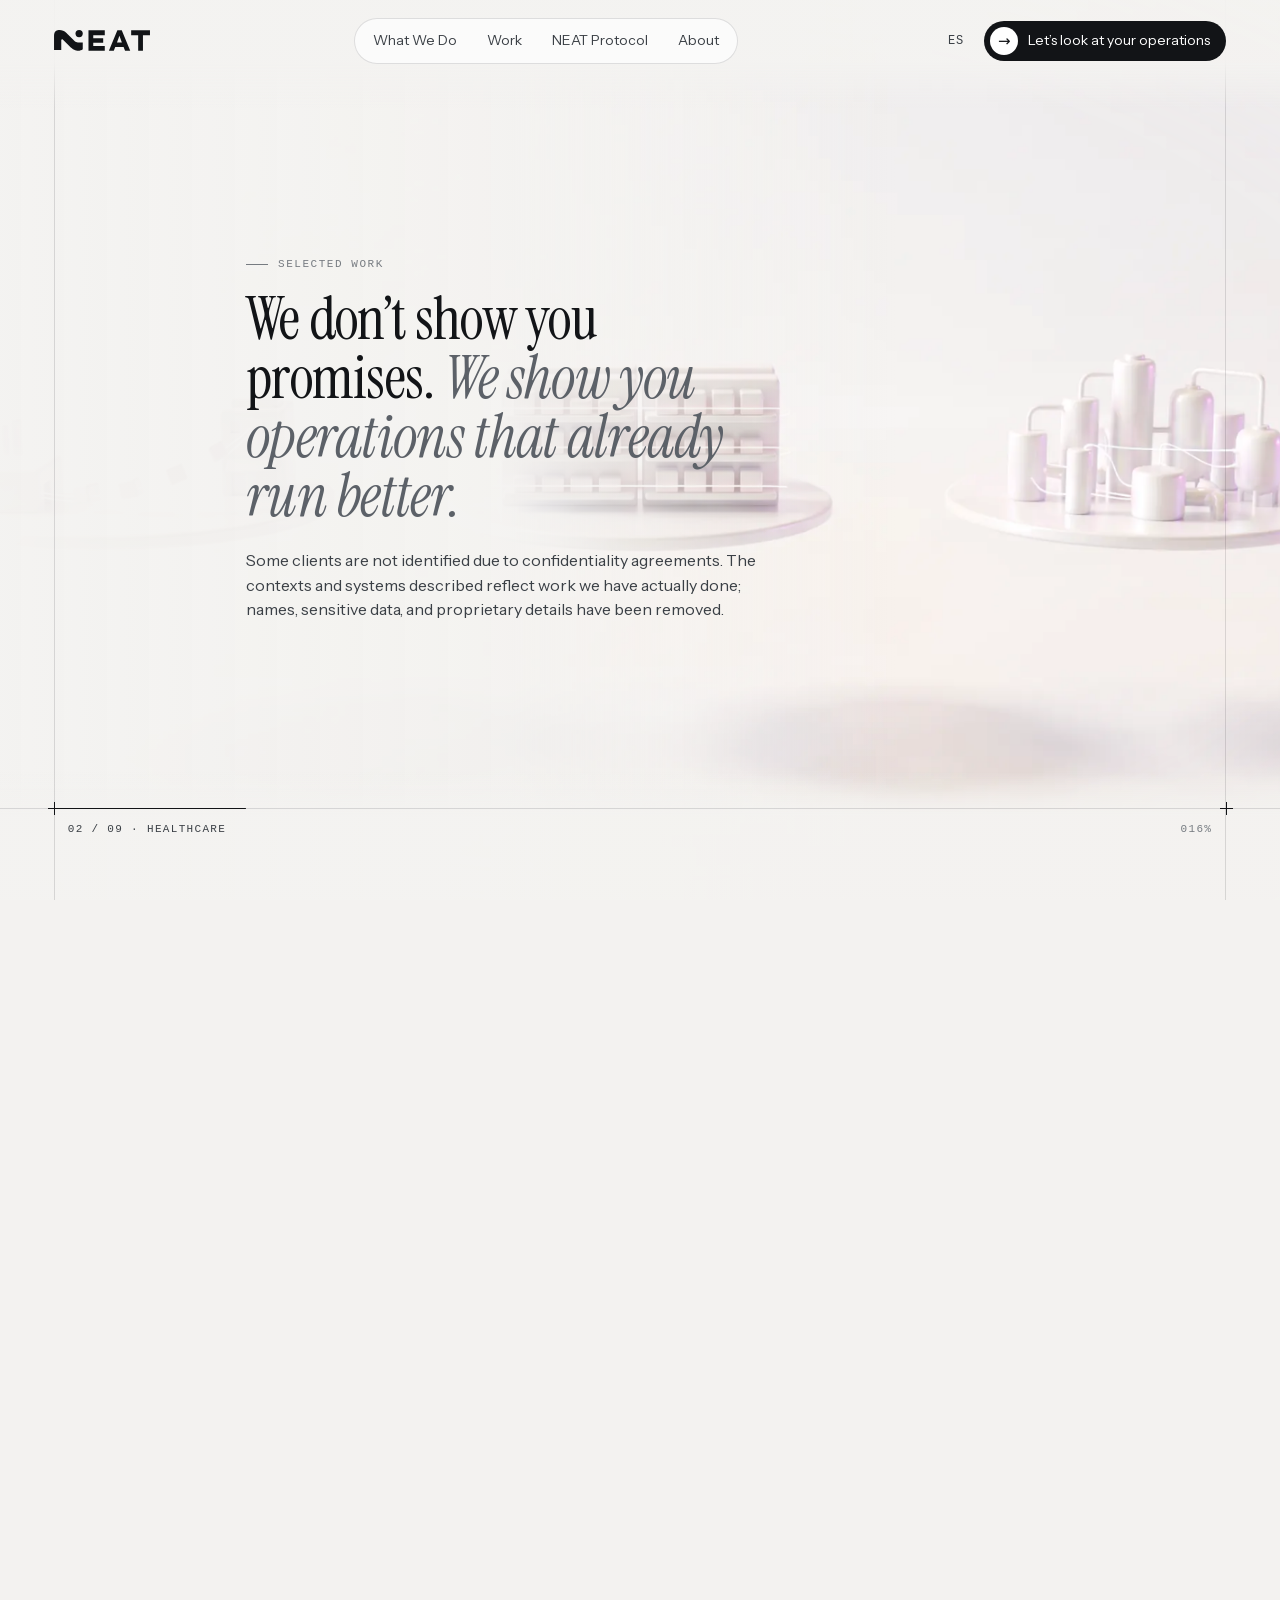
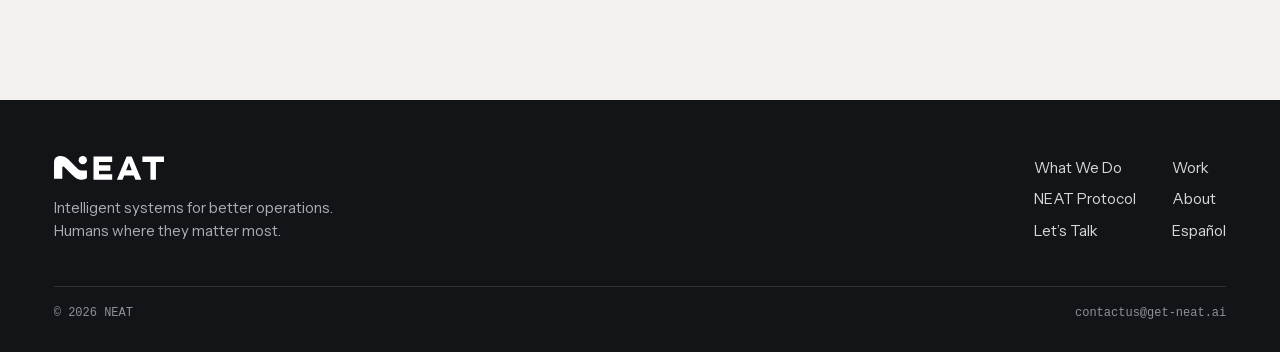
<file: en/work.html>
<!doctype html>
<html lang="en">
<head>
<meta charset="utf-8">
<meta name="viewport" content="width=device-width, initial-scale=1, viewport-fit=cover">
<title>Work | Intelligent Systems in the Real World | NEAT</title>
<meta name="description" content="See systems built for healthcare, telecom, distribution, marketing, industrial maintenance, energy, and other complex operations.">
<meta name="theme-color" content="#f3f2f0">
<meta name="robots" content="noindex, nofollow">
<meta property="og:type" content="website">
<meta property="og:site_name" content="NEAT">
<meta property="og:title" content="Work | Intelligent Systems in the Real World | NEAT">
<meta property="og:description" content="See systems built for healthcare, telecom, distribution, marketing, industrial maintenance, energy, and other complex operations.">
<meta property="og:image" content="https://jeandelamarkm-ui.github.io/neat-web/assets/og.jpg">
<meta name="twitter:card" content="summary_large_image">
<link rel="icon" href="data:image/svg+xml,%3Csvg xmlns='http://www.w3.org/2000/svg' viewBox='0 0 64 64'%3E%3Crect width='64' height='64' rx='14' fill='%230b0d10'/%3E%3Cg transform='translate(12.5 15.5) scale(.17)' fill='white'%3E%3Cpath d='M230.60%20162.00L230.60%20108.00C175.31%20108.00%20178.39%20109.39%20152.75%2083.75L97.68%2028.68C82.83%2013.83%2064.74%207.32%2043.74%207.32C25.28%207.32%200.00%2015.00%200.00%2053.91L0.00%20167.50L58.10%20167.50L58.10%2088.17C58.10%2081.93%2065.64%2078.81%2070.05%2083.22L120.60%20133.77C153.43%20166.59%20173.94%20174.00%20194.34%20174.00C207.91%20174.00%20220.86%20169.54%20230.60%20162.00Z'/%3E%3Ccircle cx='201.55' cy='36.37' r='29.05'/%3E%3C/g%3E%3C/svg%3E">
<link rel="preload" href="../assets/fuentes/instrument-sans.woff2" as="font" type="font/woff2" crossorigin>
<link rel="preload" href="../assets/fuentes/instrument-serif.woff2" as="font" type="font/woff2" crossorigin>
<link rel="preload" href="../assets/fuentes/instrument-serif-italic.woff2" as="font" type="font/woff2" crossorigin>
<link rel="preload" as="image" href="../assets/obras-1200.webp" imagesrcset="../assets/obras-1200.webp 1200w, ../assets/obras-2400.webp 2400w" imagesizes="(max-width:900px) 130vh, max(100vw,177.78vh)" fetchpriority="high">
<link rel="stylesheet" href="../assets/v3.css">
<script>document.documentElement.className+=" js";window.NEAT_POS={"fx": 0.5076, "fy": 0.5, "fs": 0.12};setTimeout(function(){if(!window.__neat)document.documentElement.classList.remove("js")},4000);</script>
</head>
<body class="p-work">
<a class="skip" href="#main">Skip to content</a>

<header class="top">
  <a class="brand" href="index.html" aria-label="NEAT"><svg class="" viewBox="0 17.3 724 156.7" role="img" aria-label="NEAT"><g transform="translate(0 10.44) scale(.94)"><path d="M230.60 162.00L230.60 108.00C175.31 108.00 178.39 109.39 152.75 83.75L97.68 28.68C82.83 13.83 64.74 7.32 43.74 7.32C25.28 7.32 0.00 15.00 0.00 53.91L0.00 167.50L58.10 167.50L58.10 88.17C58.10 81.93 65.64 78.81 70.05 83.22L120.60 133.77C153.43 166.59 173.94 174.00 194.34 174.00C207.91 174.00 220.86 169.54 230.60 162.00Z"/></g><circle cx="189.46" cy="44.63" r="27.31"/><path d="M260 20H383V56H296V79H371V114H296V138H383V174H260Z"/><path fill-rule="evenodd" d="M414 174L478 20H511L575 174H536L525 145H462L451 174Z M475 111H512L493.5 61Z"/><path d="M582 20H724V56H671V174H635V56H582Z"/></svg></a>
  <nav class="pills" aria-label="Main"><a href="capabilities.html">What We Do</a><a href="work.html" aria-current="page">Work</a><a href="protocol.html">NEAT Protocol</a><a href="about.html">About</a></nav>
  <a class="lang" href="../casos.html" hreflang="es" lang="es" aria-label="Leer en español">ES</a>
  <a class="talk" href="contact.html"><i aria-hidden="true">→</i><span>Let’s look at your operations</span></a>
  <button class="menu-btn" aria-expanded="false" aria-controls="drawer" aria-label="Open menu"><i></i><i></i></button>
</header>
<div class="drawer" id="drawer"><a href="capabilities.html">What We Do</a><a href="work.html" aria-current="page">Work</a><a href="protocol.html">NEAT Protocol</a><a href="about.html">About</a><a href="contact.html">Let’s Talk</a><a href="../casos.html" lang="es">Español</a><a class="btn" href="contact.html">Let’s look at your operations <span class="arr" aria-hidden="true">→</span></a></div>

<div class="stage" aria-hidden="true">
  <div class="scene s6" data-s="6" data-a="0" data-b="3" data-z="0.16" data-pan="0" data-scrim><div class="cam"><img class="plate" data-srcset="../assets/obras-1200.webp 1200w, ../assets/obras-2400.webp 2400w" sizes="(max-width:900px) 130vh, max(100vw,177.78vh)" alt="" decoding="async"></div></div>
  <div class="scene s3" data-s="3" data-a="4" data-b="5" data-z="0.2" data-pan="-3" data-scrim><div class="cam"><img class="plate" data-srcset="../assets/orden-1200.webp 1200w, ../assets/orden-2400.webp 2400w" sizes="(max-width:900px) 130vh, max(100vw,177.78vh)" alt="" decoding="async"></div></div>
  <div class="scene s8" data-s="8" data-a="6" data-b="7" data-z="0.12" data-pan="0" data-scrim><div class="cam"><img class="plate" data-srcset="../assets/control-1200.webp 1200w, ../assets/control-2400.webp 2400w" sizes="(max-width:900px) 130vh, max(100vw,177.78vh)" alt="" decoding="async"></div></div>
  <div class="scene s5" data-s="5" data-a="8" data-b="8" data-z="0" data-pan="0"><div class="cam"><img class="plate" data-srcset="../assets/horizonte-1200.webp 1200w, ../assets/horizonte-2400.webp 2400w" sizes="(max-width:900px) 130vh, max(100vw,177.78vh)" alt="" decoding="async"></div></div>
  <div class="scrim"></div>
  <div class="veil"></div>
</div>
<div class="grid" aria-hidden="true">
  <i class="v l"></i><i class="v r"></i><i class="h"></i><i class="prog"></i><i class="x l"></i><i class="x r"></i>
  <span class="lab" data-names="Work|Healthcare|Field services|Telecom|Distribution|Marketing|Industrial|Energy & gas|Your problem" data-total="9">01 / 09 · Work</span><span class="coord">000%</span>
</div>


<main id="main">
  <section class="beat first" data-ch="0">
    <div class="inner">
      <p class="eye">Selected work</p>
      <h1>We don’t show you promises. <em>We show you operations that already run better.</em></h1>
      <p class="lead">Some clients are not identified due to confidentiality agreements. The contexts and systems described reflect work we have actually done; names, sensitive data, and proprietary details have been removed.</p>
    </div>
  </section>
  <section class="beat" id="caso-1" data-ch="1">
    <div class="inner">
      <p class="eye">01 · Healthcare · Pharma operations</p>
      <h2>Medication should arrive on time without someone chasing the order.</h2>
      <dl class="fsc"><div><dt>The friction</dt><dd>Orders and deliveries needed better visibility, traceability, and earlier intervention.</dd></div><div><dt>The system</dt><dd>We built a dispatch platform with real-time tracking, digital proof of delivery, an interactive dashboard by order and region, and intelligent monitoring that flags deliveries at risk.</dd></div><div><dt>What changed</dt><dd class="res">Less manual follow-up. More visibility. Issues surfaced before they became complaints.</dd></div></dl>
      <div class="actions"><a class="link" href="contact.html">Talk to us about a similar problem <span class="arr" aria-hidden="true">→</span></a></div>
    </div>
  </section>
  <section class="beat" id="caso-2" data-ch="2">
    <div class="inner">
      <p class="eye">02 · Field services · Sales operations</p>
      <h2>No customer left waiting.</h2>
      <dl class="fsc"><div><dt>The friction</dt><dd>WhatsApp and email scattered conversations, owners, and next steps.</dd></div><div><dt>The system</dt><dd>We connected the channels to the CRM so every conversation is created, assigned, and tracked automatically. An agent monitors response times and alerts the team lead when something is left unattended.</dd></div><div><dt>What changed</dt><dd class="res">Every request has an owner. Follow-up no longer depends on copy, paste, or memory.</dd></div></dl>
      <div class="actions"><a class="link" href="contact.html">Talk to us about a similar problem <span class="arr" aria-hidden="true">→</span></a></div>
    </div>
  </section>
  <section class="beat" id="caso-3" data-ch="3">
    <div class="inner">
      <p class="eye">03 · Telecom · Sales</p>
      <h2>AI handles the first touch. People step in when it matters.</h2>
      <dl class="fsc"><div><dt>The friction</dt><dd>Sales reps were spending time from the first contact, even when the opportunity was not qualified yet.</dd></div><div><dt>The system</dt><dd>We implemented a voice agent that answers and profiles callers. During the call, an AI copilot transcribes, suggests next steps, and analyzes signals in the conversation. Supervisors see activity and opportunities in real time.</dd></div><div><dt>What changed</dt><dd class="res">Sales reps get conversations with more context. Supervisors see quality, volume, and opportunities as they happen.</dd></div></dl>
      <div class="actions"><a class="link" href="contact.html">Talk to us about a similar problem <span class="arr" aria-hidden="true">→</span></a></div>
    </div>
  </section>
  <section class="beat" id="caso-4" data-ch="4">
    <div class="inner">
      <p class="eye">04 · Distribution · Inventory</p>
      <h2>Knowing what you have shouldn’t take all day.</h2>
      <dl class="fsc"><div><dt>The friction</dt><dd>Leadership needed to understand inventory, movement, and losses without waiting for manual consolidation.</dd></div><div><dt>The system</dt><dd>We built an intelligent inventory system with a real-time data model: stock, movement by channel and destination, variance alerts, and drill-down to individual SKUs.</dd></div><div><dt>What changed</dt><dd class="res">From the big picture to the exact SKU in seconds.</dd></div></dl>
      <div class="actions"><a class="link" href="contact.html">Talk to us about a similar problem <span class="arr" aria-hidden="true">→</span></a></div>
    </div>
  </section>
  <section class="beat" id="caso-5" data-ch="5">
    <div class="inner">
      <p class="eye">05 · Marketing · Performance</p>
      <h2>Every ad dollar should be accountable.</h2>
      <dl class="fsc"><div><dt>The friction</dt><dd>Performance lived across separate platforms, making budget decisions dependent on manual consolidation and comparison.</dd></div><div><dt>The system</dt><dd>We brought the sources into one dashboard with cost per lead, CPM, and end-to-end conversion attribution. An AI agent analyzes campaigns and flags where to review spend, creative, or budget.</dd></div><div><dt>What changed</dt><dd class="res">Less guesswork. Better decisions.</dd></div></dl>
      <div class="actions"><a class="link" href="contact.html">Talk to us about a similar problem <span class="arr" aria-hidden="true">→</span></a></div>
    </div>
  </section>
  <section class="beat" id="caso-6" data-ch="6">
    <div class="inner">
      <p class="eye">06 · Industrial · Maintenance</p>
      <h2>The best time to fix it is before it fails.</h2>
      <dl class="fsc"><div><dt>The friction</dt><dd>Work orders, technicians, asset history, and equipment status needed one operating view.</dd></div><div><dt>The system</dt><dd>We designed a platform for predictive, preventive, and field maintenance, with work orders, asset history, technicians, and data models that surface early signs of failure.</dd></div><div><dt>What changed</dt><dd class="res">The operation shifts from reacting to planning.</dd></div></dl>
      <div class="actions"><a class="link" href="contact.html">Talk to us about a similar problem <span class="arr" aria-hidden="true">→</span></a></div>
    </div>
  </section>
  <section class="beat" id="caso-7" data-ch="7">
    <div class="inner">
      <p class="eye">07 · Energy & gas · Operations</p>
      <h2>A complex business shouldn’t have seven versions of the truth.</h2>
      <dl class="fsc"><div><dt>The friction</dt><dd>Separate systems and processes made it difficult to compare the operation against one reliable source of information.</dd></div><div><dt>The system</dt><dd>We implemented a custom ERP that brings together processes, systems, efficiency dashboards, and data models built around the way the business actually runs.</dd></div><div><dt>What changed</dt><dd class="res">One source to measure. Compare. Decide.</dd></div></dl>
      <div class="actions"><a class="link" href="contact.html">Talk to us about a similar problem <span class="arr" aria-hidden="true">→</span></a></div>
    </div>
  </section>
  <section class="beat close" data-ch="8">
    <div class="inner">
      <div class="mark"><svg class="" viewBox="0 17.3 724 156.7" aria-hidden="true"><g transform="translate(0 10.44) scale(.94)"><path d="M230.60 162.00L230.60 108.00C175.31 108.00 178.39 109.39 152.75 83.75L97.68 28.68C82.83 13.83 64.74 7.32 43.74 7.32C25.28 7.32 0.00 15.00 0.00 53.91L0.00 167.50L58.10 167.50L58.10 88.17C58.10 81.93 65.64 78.81 70.05 83.22L120.60 133.77C153.43 166.59 173.94 174.00 194.34 174.00C207.91 174.00 220.86 169.54 230.60 162.00Z"/></g><circle class="dot" cx="189.46" cy="44.63" r="27.31"/><path d="M260 20H383V56H296V79H371V114H296V138H383V174H260Z"/><path fill-rule="evenodd" d="M414 174L478 20H511L575 174H536L525 145H462L451 174Z M475 111H512L493.5 61Z"/><path d="M582 20H724V56H671V174H635V56H582Z"/></svg></div>
      <h2>Your problem doesn’t have to look like these. <em>It just has to be costing you something.</em></h2>
      <p class="coda line">Time. Capacity. Margin. Customers. Control.</p>
      <p class="lead">Tell us where your operations still depend on manual work, scattered information, or too many people pushing the process forward.</p>
      <div class="actions"><a class="btn" href="contact.html">Let’s look at your operations <span class="arr" aria-hidden="true">→</span></a></div>
      <p class="note">25 minutes. One process. If we don’t see an opportunity worth pursuing, we’ll tell you.</p>
    </div>
  </section>
</main>

<footer class="foot">
  <div class="foot-top">
    <div><svg class="foot-logo" viewBox="0 17.3 724 156.7" role="img" aria-label="NEAT"><g transform="translate(0 10.44) scale(.94)"><path d="M230.60 162.00L230.60 108.00C175.31 108.00 178.39 109.39 152.75 83.75L97.68 28.68C82.83 13.83 64.74 7.32 43.74 7.32C25.28 7.32 0.00 15.00 0.00 53.91L0.00 167.50L58.10 167.50L58.10 88.17C58.10 81.93 65.64 78.81 70.05 83.22L120.60 133.77C153.43 166.59 173.94 174.00 194.34 174.00C207.91 174.00 220.86 169.54 230.60 162.00Z"/></g><circle cx="189.46" cy="44.63" r="27.31"/><path d="M260 20H383V56H296V79H371V114H296V138H383V174H260Z"/><path fill-rule="evenodd" d="M414 174L478 20H511L575 174H536L525 145H462L451 174Z M475 111H512L493.5 61Z"/><path d="M582 20H724V56H671V174H635V56H582Z"/></svg><p>Intelligent systems for better operations.<br>Humans where they matter most.</p></div>
    <nav class="foot-nav" aria-label="Site"><a href="capabilities.html">What We Do</a><a href="work.html" aria-current="page">Work</a><a href="protocol.html">NEAT Protocol</a><a href="about.html">About</a><a href="contact.html">Let’s Talk</a><a href="../casos.html" lang="es">Español</a></nav>
  </div>
  <div class="foot-legal"><span>© 2026 NEAT</span><a href="mailto:contactus@get-neat.ai">contactus@get-neat.ai</a></div>
</footer>
<script src="../assets/v3.js"></script>
</body>
</html>
</file>
<file: assets/v3.css>
/* NEAT web v3 · "el viaje" (mundo claro). Solo transform y opacity se animan. */
@font-face{font-family:"Instrument Sans";src:url(fuentes/instrument-sans.woff2) format("woff2");font-weight:400 700;font-display:swap}
@font-face{font-family:"Instrument Serif";src:url(fuentes/instrument-serif.woff2) format("woff2");font-weight:400;font-display:swap}
@font-face{font-family:"Instrument Serif";src:url(fuentes/instrument-serif-italic.woff2) format("woff2");font-weight:400;font-style:italic;font-display:swap}

:root{
  --bg:#f3f2f0; --ink:#121417; --ink2:#3b4046; --mute:#767b81; --line:rgba(18,20,23,.13); --line2:rgba(18,20,23,.22);
  --serif:"Instrument Serif",Georgia,serif; --sans:"Instrument Sans",system-ui,sans-serif;
  --mono:ui-monospace,"SF Mono",SFMono-Regular,Menlo,Consolas,monospace;
  --g:clamp(16px,4.2vw,64px);
}
*{box-sizing:border-box}
html{background:var(--bg);color:var(--ink);-webkit-text-size-adjust:100%}
body{margin:0;font:400 17px/1.55 var(--sans);background:var(--bg);overflow-x:clip}
a{color:inherit}
img{display:block;max-width:none}
em{font-style:italic}
.skip{position:absolute;left:-999px;top:8px;z-index:60;background:var(--ink);color:#fff;padding:10px 14px;border-radius:99px}
.skip:focus{left:12px}

/* ---------- cabecera ---------- */
.top{position:fixed;inset:0 0 auto;z-index:40;padding:18px var(--g);display:flex;align-items:center;gap:14px;pointer-events:none}
.top>*{pointer-events:auto}
/* banda que tapa el texto que sube por debajo de la cabecera */
.top::before{content:"";position:absolute;inset:0 0 -26px;z-index:-1;pointer-events:none;background:linear-gradient(rgba(243,242,240,.95) 58%,rgba(243,242,240,0))}
.brand{display:block;width:96px;color:var(--ink)}
.brand svg{width:100%;height:auto;fill:currentColor;display:block}
.pills{margin:0 auto;display:flex;gap:2px;padding:4px;border-radius:99px;background:rgba(255,255,255,.72);border:1px solid var(--line)}
.pills a{font-size:14px;text-decoration:none;padding:7px 14px;border-radius:99px;color:var(--ink2)}
.pills a:hover{background:#fff;color:var(--ink)}
.lang{font:500 12px/1 var(--mono);letter-spacing:.08em;text-decoration:none;padding:10px 6px;color:var(--ink2)}
.talk{display:inline-flex;align-items:center;gap:10px;background:var(--ink);color:#fff;text-decoration:none;font-size:14px;padding:6px 16px 6px 6px;border-radius:99px}
.talk i{width:28px;height:28px;border-radius:50%;background:#fff;color:var(--ink);display:grid;place-items:center;font-style:normal;font-size:15px}
.menu-btn{display:none;width:44px;height:44px;border-radius:50%;border:1px solid var(--line2);background:rgba(255,255,255,.8);cursor:pointer;position:relative}
.menu-btn i{position:absolute;left:14px;right:14px;height:1.5px;background:var(--ink);transition:transform .3s}
.menu-btn i:first-child{top:18px}.menu-btn i:last-child{top:25px}
.menu-btn[aria-expanded=true] i:first-child{transform:translateY(3.5px) rotate(45deg)}
.menu-btn[aria-expanded=true] i:last-child{transform:translateY(-3.5px) rotate(-45deg)}
.drawer{position:fixed;inset:0;z-index:35;background:var(--bg);padding:110px var(--g) 40px;overflow-y:auto;overscroll-behavior:contain;display:flex;flex-direction:column;gap:6px;opacity:0;visibility:hidden;transition:opacity .3s,visibility .3s}
.drawer.open{opacity:1;visibility:visible}
.drawer a{font:400 34px/1.2 var(--serif);text-decoration:none;padding:6px 0;border-bottom:1px solid var(--line)}
.drawer a.btn{margin-top:22px;font:500 16px/1 var(--sans);background:var(--ink);color:#fff;border:0;padding:16px 20px;border-radius:99px;text-align:center}

/* ---------- escenario fijo ---------- */
.stage{position:fixed;inset:0;z-index:0;overflow:hidden;pointer-events:none;background:var(--bg)}
.scene{position:absolute;inset:0;opacity:0;visibility:hidden;will-change:transform,opacity}
.scene.on{visibility:visible}
.s1{opacity:1;visibility:visible}
.plate{position:absolute;left:50%;top:50%;width:max(100vw,177.78vh);height:auto;aspect-ratio:16/9;transform:translate(-50%,-50%);
  -webkit-mask-image:radial-gradient(ellipse 72% 70% at 50% 50%,#000 62%,transparent 100%);mask-image:radial-gradient(ellipse 72% 70% at 50% 50%,#000 62%,transparent 100%)}
.cam{position:absolute;inset:0;will-change:transform}
.s3 .cam{transform-origin:76% 30%}
.s4 .cam{transform-origin:64% 48%}
.hands{position:absolute;left:50%;top:var(--hy,67%);width:var(--hw,max(100vw,177.78vh));aspect-ratio:16/9;transform:translate(-50%,-50%)}
.hand{position:absolute;inset:0;will-change:transform}
.hand img{width:100%;height:100%}
.veil{position:absolute;inset:0;background:#fbfaf8;opacity:0;will-change:opacity}
.scrim{position:absolute;inset:0;opacity:0;will-change:opacity;background:linear-gradient(90deg,rgba(243,242,240,.95) 0,rgba(243,242,240,.9) 40%,rgba(243,242,240,0) 70%)}

/* la esfera de luz (es la misma al inicio y al final: el punto de NEAT) */
.orb{position:fixed;left:0;top:0;width:200px;height:200px;margin:-100px 0 0 -100px;border-radius:50%;z-index:1;pointer-events:none;opacity:0;will-change:transform,opacity;
  background:radial-gradient(circle at 50% 50%,rgba(255,252,244,1) 0 2.5%,rgba(255,226,196,.55) 6%,rgba(255,244,232,.14) 22%,rgba(255,255,255,.05) 48%,rgba(255,255,255,.16) 64%,rgba(255,255,255,0) 71.5%);
  box-shadow:0 0 60px rgba(255,232,210,.35)}
.orb .rim{position:absolute;inset:0;border-radius:50%;
  background:conic-gradient(from 20deg,rgba(255,160,205,.62),rgba(190,160,255,.5),rgba(140,215,255,.6),rgba(150,255,220,.5),rgba(255,226,150,.6),rgba(255,160,205,.62));
  -webkit-mask-image:radial-gradient(circle,transparent 60%,#000 66.5%,#000 69.5%,transparent 72%);mask-image:radial-gradient(circle,transparent 60%,#000 66.5%,#000 69.5%,transparent 72%);
  animation:spin 14s linear infinite}
.orb .hi{position:absolute;left:22%;top:16%;width:26%;height:16%;border-radius:50%;background:radial-gradient(closest-side,rgba(255,255,255,.75),rgba(255,255,255,0));transform:rotate(-28deg)}
@keyframes spin{to{transform:rotate(360deg)}}

/* ---------- retícula tipo plano técnico ---------- */
.grid{position:fixed;inset:0;z-index:4;pointer-events:none}
/* banda inferior: el texto pasa por debajo de la barra de capítulos sin cruzarse con ella */
.grid::before{content:"";position:absolute;left:0;right:0;bottom:0;height:128px;background:linear-gradient(rgba(243,242,240,0),rgba(243,242,240,.94) 34%)}
.grid .v{position:absolute;top:0;bottom:0;width:1px;background:var(--line)}
.grid .v.l{left:var(--g)}.grid .v.r{right:var(--g)}
.grid .h{position:absolute;left:0;right:0;top:calc(100% - 92px);height:1px;background:var(--line)}
.grid .prog{position:absolute;left:var(--g);right:var(--g);top:calc(100% - 92px);height:1px;background:var(--ink);transform-origin:0 50%;transform:scaleX(0);will-change:transform}
.grid .x{position:absolute;top:calc(100% - 92px);width:13px;height:13px;margin:-6px 0 0 -6px}
.grid .x::before,.grid .x::after{content:"";position:absolute;background:var(--ink)}
.grid .x::before{left:6px;top:0;width:1px;height:13px}.grid .x::after{top:6px;left:0;height:1px;width:13px}
.grid .x.l{left:var(--g)}.grid .x.r{left:calc(100% - var(--g))}
.grid .lab{position:absolute;left:calc(var(--g) + 14px);top:calc(100% - 78px);font:500 11px/1.4 var(--mono);letter-spacing:.12em;text-transform:uppercase;color:var(--ink2)}
.grid .coord{position:absolute;right:calc(var(--g) + 14px);top:calc(100% - 78px);font:500 11px/1.4 var(--mono);letter-spacing:.12em;color:var(--mute)}

/* índice del recorrido */
.index{position:fixed;left:calc(var(--g) + 16px);top:50%;transform:translateY(-50%);z-index:30;display:flex;flex-direction:column;gap:12px}
.index a{display:flex;align-items:center;gap:10px;text-decoration:none;font:500 11px/1 var(--mono);letter-spacing:.12em;text-transform:uppercase;color:var(--mute)}
.index a::before{content:"";width:14px;height:1px;background:currentColor;transition:width .4s}
.index a span{opacity:0;transform:translateX(-4px);transition:opacity .4s,transform .4s}
.index a.on{color:var(--ink)}
.index a.on::before{width:30px}
.index a.on span,.index:hover a span{opacity:1;transform:none}

/* ---------- el texto (se recorre normal; JS solo cambia opacidad) ---------- */
main{position:relative;z-index:3}
.beat{min-height:100vh;min-height:100svh;display:flex;align-items:center;padding:120px var(--g) 140px}
.inner{position:relative;width:min(540px,100%);margin-left:clamp(0px,15vw,260px);will-change:opacity,transform}
.js .inner{opacity:0}
.eye{font:500 11px/1.4 var(--mono);letter-spacing:.14em;text-transform:uppercase;color:var(--mute);margin:0 0 18px;display:flex;align-items:center;gap:10px}
.eye::before{content:"";width:22px;height:1px;background:currentColor}
h1,h2{font-family:var(--serif);font-weight:400;letter-spacing:-.012em;margin:0}
h1{font-size:clamp(2.7rem,6.2vw,5.6rem);line-height:.98}
h2{font-size:clamp(2.1rem,4vw,3.6rem);line-height:1.02}
h1 em,h2 em{color:#5c6168}
.lead{font-size:clamp(1rem,1.25vw,1.12rem);color:var(--ink2);margin:22px 0 0;max-width:34em}
.actions{display:flex;flex-wrap:wrap;align-items:center;gap:12px 22px;margin-top:30px}
.btn{display:inline-flex;align-items:center;gap:12px;background:var(--ink);color:#fff;text-decoration:none;font-size:15px;padding:14px 22px;border-radius:99px}
.btn:hover{background:#000}
.link{font-size:15px;text-decoration:none;border-bottom:1px solid var(--line2);padding-bottom:3px}
.arr{display:inline-block;transition:transform .3s}
a:hover .arr{transform:translateX(3px)}

/* inicio: título centrado arriba, como en las manos */
.hero{align-items:flex-start;justify-content:center;text-align:center;padding-top:clamp(110px,17vh,180px)}
.hero .inner{margin:0 auto;width:min(980px,100%)}
.hero h1{font-size:clamp(2.5rem,4.8vw,4.4rem);max-width:15.5em;margin:0 auto}
.hero .lead{margin:18px auto 0;max-width:36em}
.hero .actions{justify-content:center}
.hero .eye{justify-content:center}
.hero .eye::before{display:none}
.cue{position:fixed;left:50%;bottom:104px;transform:translateX(-50%);z-index:4;font:500 11px/1 var(--mono);letter-spacing:.16em;text-transform:uppercase;color:var(--mute);display:flex;flex-direction:column;align-items:center;gap:10px}
.cue::after{content:"";width:1px;height:26px;background:linear-gradient(var(--mute),transparent);animation:cue 2.2s ease-in-out infinite;transform-origin:top}
@keyframes cue{0%{transform:scaleY(0)}50%{transform:scaleY(1)}100%{transform:scaleY(1);opacity:0}}

/* listas */
.rows{list-style:none;margin:26px 0 0;padding:0;border-top:1px solid var(--line2)}
.rows li{padding:11px 0;border-bottom:1px solid var(--line);display:grid;grid-template-columns:34px 1fr;gap:0 10px}
.rows .n{font:500 11px/1.9 var(--mono);color:var(--mute)}
.rows h3{font:500 16px/1.35 var(--sans);margin:0}
.rows p{grid-column:2;margin:3px 0 0;font-size:14px;line-height:1.5;color:var(--ink2)}
.coda{font:400 clamp(1.35rem,2vw,1.7rem)/1.2 var(--serif);margin:24px 0 0}
.trio{display:grid;gap:14px;margin-top:26px}
.trio div{padding-left:16px;border-left:1px solid var(--line2)}
.trio h3{font:500 15px/1.3 var(--sans);margin:0}
.trio p{margin:3px 0 0;font-size:14.5px;color:var(--ink2)}
.q{font:400 clamp(1.3rem,1.9vw,1.6rem)/1.25 var(--serif);margin:26px 0 0}
.q span{display:block;color:var(--mute);font:500 11px/1.4 var(--mono);letter-spacing:.12em;text-transform:uppercase;margin-bottom:6px}

.chain{list-style:none;margin:24px 0 0;padding:0;display:flex;flex-wrap:wrap;gap:8px}
.chain li{display:flex;align-items:center;gap:8px;font-size:14.5px;padding:8px 14px 8px 10px;border:1px solid var(--line2);border-radius:99px;background:rgba(255,255,255,.55)}
.chain .n{font:500 11px/1 var(--mono);color:var(--mute)}

.coda.soft{color:var(--mute);margin-top:8px}
.sub{margin:6px 0 0;color:var(--ink2)}
.steps{list-style:none;margin:26px 0 0;padding:0;border-top:1px solid var(--line2)}
.steps li{display:grid;grid-template-columns:34px 130px 1fr;align-items:baseline;gap:0 10px;padding:11px 0;border-bottom:1px solid var(--line)}
.steps .n{font:500 11px/1.9 var(--mono);color:var(--mute)}
.steps h3{font:500 16px/1.35 var(--sans);margin:0}
.steps p{margin:0;font-size:14.5px;color:var(--ink2)}
.rows li:has(> h3:only-of-type){align-items:baseline}
/* casos */
.work .inner{width:min(1100px,100%);margin-left:clamp(0px,15vw,260px);margin-right:auto}
.work-head{max-width:640px}
.cases{display:grid;grid-template-columns:repeat(3,1fr);gap:18px;margin-top:clamp(150px,24vh,260px)}
.case{background:rgba(255,255,255,.72);border:1px solid var(--line);border-radius:14px;padding:20px 20px 18px;display:flex;flex-direction:column}
.case .tag{font:500 10.5px/1.4 var(--mono);letter-spacing:.12em;text-transform:uppercase;color:var(--mute);margin:0 0 10px}
.case h3{font:400 23px/1.12 var(--serif);margin:0 0 10px}
.case p{font-size:14px;line-height:1.5;color:var(--ink2);margin:0}
.case .res{font:italic 400 17px/1.3 var(--serif);color:var(--ink);margin:12px 0 14px}
.case .link{margin-top:auto;align-self:flex-start;font-size:14px}
.center{justify-content:center;text-align:center}
.center .inner{margin:0 auto;width:min(680px,100%)}
.center .eye{justify-content:center}
.center .lead{margin-left:auto;margin-right:auto}
.center .actions{justify-content:center}
.note{margin:16px 0 0;font-size:14px;color:var(--mute)}

/* cierre */
.close{justify-content:center;text-align:center}
.close .inner{margin:0 auto;width:min(760px,100%)}
.close .mark{width:min(430px,62vw);margin:0 auto clamp(34px,6vh,56px);color:var(--ink)}
.close .mark svg{width:100%;height:auto;display:block;fill:currentColor;overflow:visible}
.has-orb .close .mark .dot{opacity:0}
.close .lead{margin-left:auto;margin-right:auto}
.close .actions{justify-content:center}
.mail{display:block;margin-top:18px;font:500 13px/1.4 var(--mono);letter-spacing:.04em;color:var(--ink2)}
.era{margin-top:28px;font:500 11px/1.4 var(--mono);letter-spacing:.16em;text-transform:uppercase;color:var(--mute)}


/* páginas internas */
.first h1{font-size:clamp(2.4rem,4.6vw,4.2rem);line-height:1}
.ej{margin:20px 0 0;font-size:14.5px;color:var(--ink2)}
.ej span{display:block;font:500 11px/1.4 var(--mono);letter-spacing:.12em;text-transform:uppercase;color:var(--mute);margin-bottom:6px}
.coda.line{font-family:var(--mono);font-size:12px;letter-spacing:.12em;text-transform:uppercase;color:var(--mute);margin:14px 0 0}
.fsc{margin:24px 0 0;border-top:1px solid var(--line2)}
.fsc div{display:grid;grid-template-columns:120px 1fr;gap:4px 16px;padding:12px 0;border-bottom:1px solid var(--line)}
.fsc dt{font:500 11px/1.7 var(--mono);letter-spacing:.1em;text-transform:uppercase;color:var(--mute)}
.fsc dd{margin:0;font-size:15px;line-height:1.5;color:var(--ink2)}
.fsc dd.res{font:italic 400 19px/1.3 var(--serif);color:var(--ink)}
.big-n{font:400 clamp(5rem,11vw,9rem)/.8 var(--serif);margin:0 0 18px;color:transparent;-webkit-text-stroke:1px var(--ink2)}
.gap{margin:22px 0 0;display:inline-block;font:500 12px/1.4 var(--mono);letter-spacing:.06em;padding:8px 12px;border:1px dashed var(--line2);border-radius:8px;color:var(--mute)}
.formbeat .inner{width:min(620px,100%)}
.form{margin-top:26px;display:grid;gap:14px}
.field{display:grid;gap:6px}
.field label{font-size:14px;font-weight:500}
.field label i{font-style:normal;color:var(--mute);font-weight:400}
.field input,.field textarea{font:inherit;font-size:16px;color:var(--ink);background:rgba(255,255,255,.85);border:1px solid var(--line2);border-radius:10px;padding:12px 14px;width:100%}
.field input:focus,.field textarea:focus{outline:2px solid var(--ink);outline-offset:1px}
.field [aria-invalid=true]{border-color:#a1361f}
.err{margin:0;font-size:13px;color:#a1361f}
.check{display:grid;grid-template-columns:20px 1fr;gap:10px;font-size:13.5px;color:var(--ink2);align-items:start}
.check input{width:18px;height:18px;margin:2px 0 0}
.form .btn{justify-self:start;border:0;cursor:pointer;font:inherit;font-size:15px}
.status{margin:4px 0 0;padding:12px 14px;border-radius:10px;background:#fff;border:1px solid var(--line2);font-size:14.5px}
.conv h3{font:500 16px/1.4 var(--sans)}
.conv li{grid-template-columns:34px 1fr}

/* pie */
.foot{position:relative;z-index:5;background:var(--ink);color:#e9eaec;padding:56px var(--g) 30px}
.foot-top{display:flex;flex-wrap:wrap;justify-content:space-between;gap:30px}
.foot-logo{width:110px;fill:#fff;display:block;margin-bottom:16px}
.foot p{max-width:30em;margin:0;color:#a9adb3;font-size:15px}
.foot-nav{display:grid;grid-template-columns:repeat(2,auto);gap:8px 36px;align-content:start}
.foot-nav a{text-decoration:none;color:#d6d8db;font-size:15px}
.foot-legal{display:flex;justify-content:space-between;flex-wrap:wrap;gap:10px;margin-top:44px;padding-top:18px;border-top:1px solid rgba(255,255,255,.12);font:500 12px/1.4 var(--mono);color:#8d9298}
.foot-legal a{text-decoration:none}

/* ---------- celular ---------- */
@media (max-width:900px){
  .pills,.index,.lang{display:none}
  .menu-btn{display:block}
  .talk{display:none}
  .menu-btn{margin-left:auto}
  .brand{width:84px}
  .hands{--hw:240vw;--hy:71%}
  .hero h1{font-size:clamp(2.1rem,9vw,2.9rem)}
  .plate{width:auto;height:72vh;height:72svh;top:40%}
  .s2 .plate{left:22%}
  .s3 .plate{left:30%}
  .s4 .plate{left:12%}
  .beat{align-items:flex-end;padding:110px 20px 120px}
  .beat .inner{margin:0;width:100%}
  .beat .inner::before{content:"";position:absolute;inset:-40px -20px -30px;z-index:-1;background:radial-gradient(ellipse 80% 70% at 50% 55%,rgba(243,242,240,.94) 40%,rgba(243,242,240,0) 100%)}
  .hero{align-items:flex-start;padding-top:96px}
  .hero .inner::before{display:none}
  .hero .actions{position:relative}
  .close{align-items:center}
  .grid .v,.grid .x,.scrim{display:none}
  .grid::before{height:58px;background:var(--bg)}
  .caps p,.rows.t p{display:none}
  .rows li{padding:9px 0}
  .grid .h,.grid .prog{top:calc(100% - 58px)}
  .grid .prog{left:20px;right:20px}
  .grid .lab{left:20px;top:calc(100% - 48px)}
  .grid .coord{right:20px;top:calc(100% - 48px)}
  .cue{bottom:76px}
  h1{font-size:clamp(2.4rem,10.5vw,3.4rem)}
  h2{font-size:clamp(1.9rem,8.4vw,2.6rem)}
  .foot-nav{grid-template-columns:1fr 1fr}
  .fsc div{grid-template-columns:1fr}
  .big-n{font-size:4.2rem}
  .cases{grid-template-columns:1fr;gap:12px;margin-top:22px}
  .case h3{font-size:21px}
  .case>p:not(.tag):not(.res){display:none}
  .case .res{margin:6px 0 10px}
  .steps li{grid-template-columns:30px 1fr}
  .steps p{grid-column:2}
  .work .inner{margin:0}
  .center .inner,.close .inner{text-align:left}
  .center{justify-content:flex-start}
  .center .eye{justify-content:flex-start}
  .center .lead,.close .lead{margin-left:0}
  .center .actions{justify-content:flex-start}
}
@media (max-width:900px) and (orientation:landscape){
  .hands{--hw:max(100vw,177.78vh);--hy:58%}
  .plate{width:max(100vw,177.78vh);height:auto;top:50%;left:50%!important}
  .beat{align-items:center}
}
@media (hover:none){.pills{background:#fff}}
/* el índice lateral solo cabe con pantalla ancha */
@media (max-width:1199px){.index{display:none}}
/* pantallas bajas (portátiles de 625–760 px de alto): el título no tapa los dedos ni la esfera */
@media (min-width:901px) and (max-height:760px){
  .hero{padding-top:84px}
  .hero h1{font-size:clamp(2.2rem,6.2vh,3.6rem)}
  .hero .lead{margin-top:12px}
  .hero .actions{margin-top:18px}
  .hands{--hy:75%}
  .cue{display:none}
}
@media (max-width:900px) and (orientation:portrait) and (max-height:700px){
  .hero{padding-top:80px}
  .hero h1{font-size:clamp(1.8rem,8vw,2.4rem)}
  .hero .lead{font-size:15px;margin-top:12px}
  .hero .actions{margin-top:16px}
  .hands{--hy:77%}
  .cue{display:none}
}
@media (max-height:500px){.drawer{padding-top:76px}.drawer a{font-size:24px}.drawer a.btn{margin-top:14px}}

/* sin JavaScript: todo visible, sin escenario fijo detrás del texto */
html:not(.js) .stage{position:absolute;height:100vh}
html:not(.js) .scene:not(.s1),html:not(.js) .orb,html:not(.js) .grid,html:not(.js) .index,html:not(.js) .cue{display:none}
html:not(.js) .beat:not(.hero){background:var(--bg)}

@media (prefers-reduced-motion:reduce){
  .orb .rim,.cue::after{animation:none}
  .index a::before,.index a span{transition:none}
}
</file>
